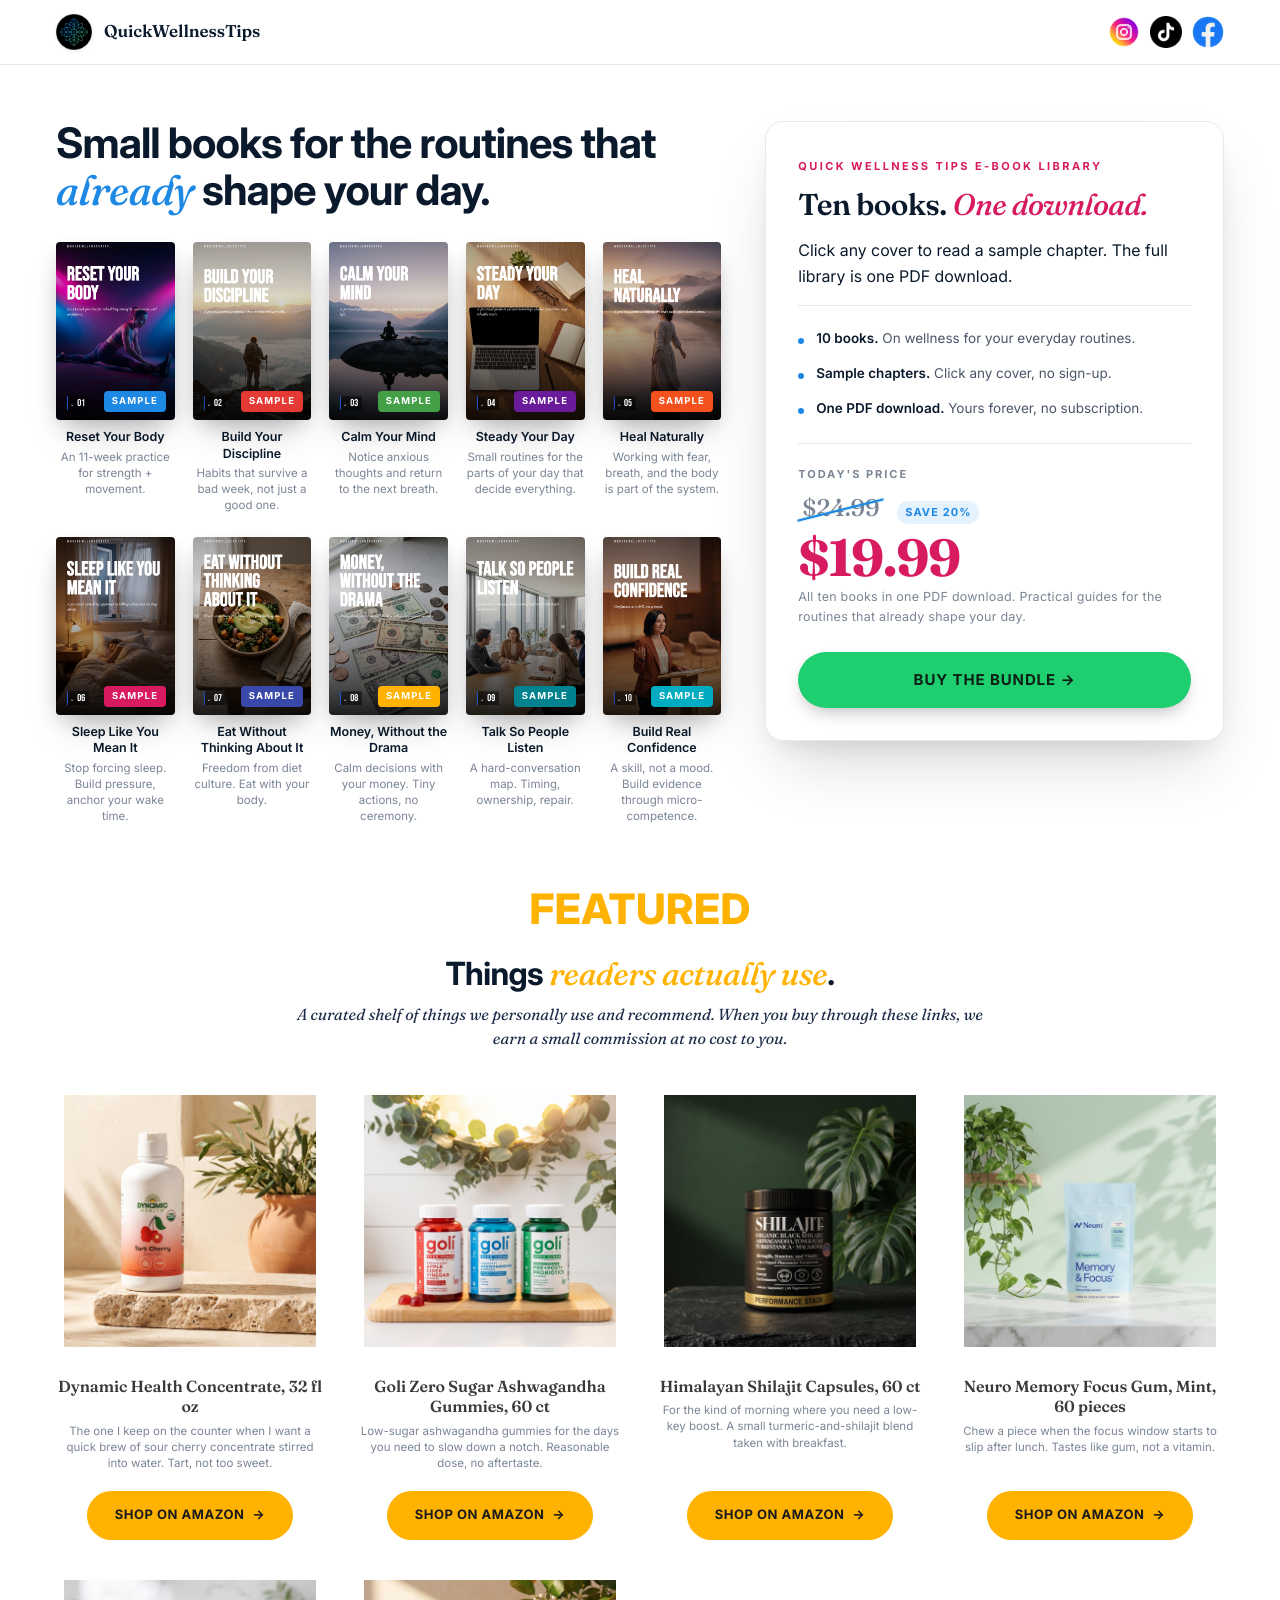
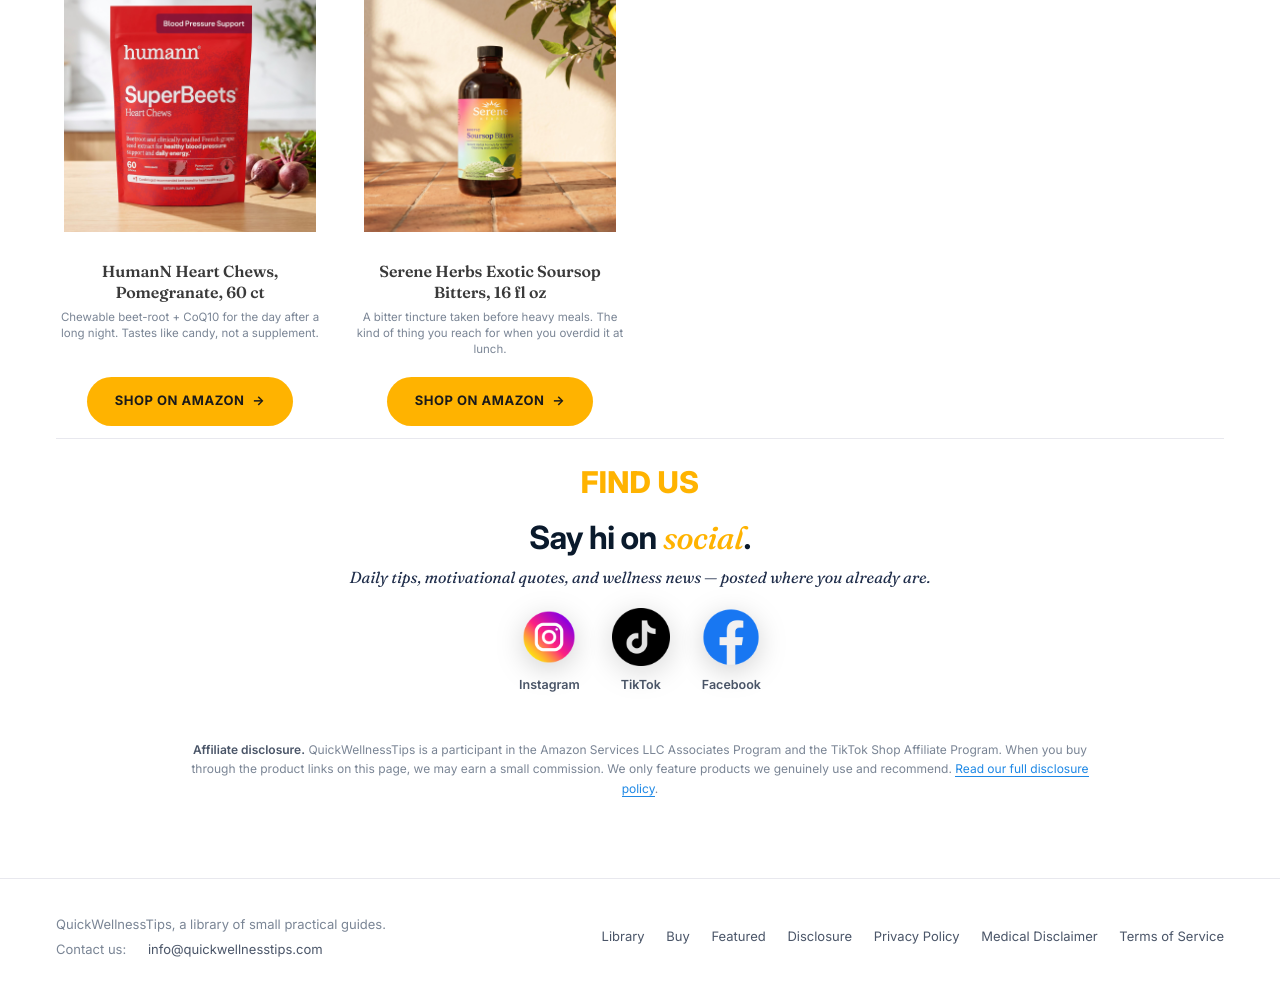
<file: index.html>
<!DOCTYPE html>
<html lang="en">
<head>
  <meta charset="UTF-8">
  <title>QuickWellnessTips, a library of small, practical guides</title>
  <meta name="viewport" content="width=device-width, initial-scale=1">
  <meta name="description" content="A focused library of 10 small wellness books. Practical guides for the routines that already shape your day. Sample chapters shown here. Full library available for purchase.">
  <link rel="preconnect" href="https://fonts.googleapis.com">
  <link rel="preconnect" href="https://fonts.gstatic.com" crossorigin>
  <link href="https://fonts.googleapis.com/css2?family=Inter:wght@400;500;600;700;800&family=Fraunces:ital,opsz,wght@0,9..144,500;0,9..144,600;1,9..144,400;1,9..144,500&display=swap" rel="stylesheet">
  <style>
    :root {
      /* Multi-hue palette: cool + warm mixed, no brown/orange dominance.
         Every section + every button gets a distinct, vibrant color so
         the page reads as flowing + varied, not monochrome. */
      --paper:        #ffffff;
      --ink:          #0a1a2c;
      --ink-soft:     #1f2d4a;
      --ink-mid:      #4a5568;
      --ink-muted:    #7a8595;
      --rule:         #e8e8ee;
      --rule-strong:  #c8ccd6;
      /* Section 1: hero + nav CTA — vibrant blue */
      --accent:       #1e88e5;
      --accent-deep:  #1565c0;
      --accent-tint:  #e3f2fd;
      /* Section 2: recipes/newsletter — bright teal */
      --accent-2:     #00acc1;
      --accent-2-deep:#00838f;
      --accent-2-tint:#e0f7fa;
      /* Section 3: offer + active price — hot pink */
      --accent-3:     #d81b60;
      --accent-3-deep:#ad1457;
      --accent-3-tint:#fce4ec;
      /* Section 4: featured products — bright amber */
      --accent-4:     #ffb300;
      --accent-4-tint:#fff8e1;
      /* Section 5: library + Buy Now button — vivid purple */
      --accent-5:     #6a1b9a;
      --accent-5-tint:#f3e5f5;
      /* Extra hues, used only to give each of the 10 book "Sample" tags
         its own distinct color (no two tiles repeat the same one). */
      --accent-6:     #43a047;
      --accent-7:     #e53935;
      --accent-8:     #3949ab;
      --accent-9:     #f4511e;

      --sans:  "Inter", -apple-system, BlinkMacSystemFont, "Helvetica Neue", Arial, sans-serif;
      --serif: "Fraunces", Georgia, "Times New Roman", serif;
    }

    * { box-sizing: border-box; }
    html, body {
      margin: 0; padding: 0;
      background: var(--paper);
      color: var(--ink);
      font-family: var(--sans);
      font-size: 16px;
      line-height: 1.6;
      -webkit-font-smoothing: antialiased;
      text-rendering: geometricPrecision;
    }
    a { color: inherit; text-decoration: none; }
    img { max-width: 100%; height: auto; display: block; }

    .wrap { max-width: 1240px; margin: 0 auto; padding: 0 36px; }

    /* ----- TOP BAR ----- */
    .topbar {
      border-bottom: 1px solid var(--rule);
      background: rgba(255,255,255,0.92);
      backdrop-filter: saturate(180%) blur(20px);
      -webkit-backdrop-filter: saturate(180%) blur(20px);
      position: sticky; top: 0; z-index: 50;
    }
    .topbar-inner {
      display: flex; align-items: center; justify-content: space-between;
      padding-top: 14px; padding-bottom: 14px;
    }
    .brand-mark { display: flex; align-items: center; gap: 12px; }
    .brand-mark img {
      width: 36px; height: 36px;
      filter: drop-shadow(0 1px 2px rgba(0,0,0,0.08));
    }
    .social-icons { display: flex; align-items: center; gap: 10px; }
    .social-icons a {
      display: flex; align-items: center; justify-content: center;
      width: 32px; height: 32px;
      transition: transform .15s ease;
    }
    .social-icons a:hover { transform: translateY(-1px); }
    .social-icons a img { width: 32px; height: 32px; display: block; }

    .social-inline { padding: 20px 0 4px; margin-top: 12px; border-top: 1px solid var(--rule); }
    .social-inline .section-head { margin-bottom: 18px; }
    .social-inline .section-eyebrow { color: var(--accent-3); font-size: clamp(22px, 3vw, 30px); }
    .social-inline .section-title em { color: var(--accent-3); }
    .social-row {
      display: flex; align-items: flex-start; justify-content: center;
      gap: 32px; flex-wrap: wrap;
    }
    .social-badge {
      display: flex; flex-direction: column; align-items: center; gap: 10px;
      text-decoration: none;
    }
    .social-badge .badge-icon {
      width: 58px; height: 58px;
      display: block;
      filter: drop-shadow(0 6px 14px rgba(0,0,0,0.18));
      transition: transform .15s ease;
    }
    .social-badge:hover .badge-icon { transform: translateY(-3px); }
    .social-badge .badge-icon img { width: 100%; height: 100%; display: block; }
    .social-badge .badge-label {
      font-family: var(--sans);
      font-size: 12.5px;
      font-weight: 600;
      color: var(--ink-mid);
    }

    .brand-mark .name {
      font-family: var(--serif);
      font-size: 17px;
      font-weight: 600;
      letter-spacing: -0.005em;
      color: var(--ink);
    }
    .nav {
      display: flex; gap: 28px; align-items: center;
      font-family: var(--sans);
      font-size: 13.5px;
      font-weight: 500;
      color: var(--ink-mid);
    }
    .nav a:hover { color: var(--ink); }
    .nav .pill {
      display: inline-flex; align-items: center;
      padding: 10px 18px;
      background: var(--accent);
      color: #ffffff;
      font-weight: 600; font-size: 13.5px;
      border-radius: 999px;
      transition: background .2s ease;
    }
    .nav .pill:hover { background: var(--accent-deep); }

    /* ============================================================
       TOP: 2-column hero (library LEFT, text-only offer RIGHT)
       ============================================================ */
    .hero {
      padding: 56px 0 28px;
      background: var(--paper);
    }
    .hero-grid {
      display: grid;
      grid-template-columns: 1.45fr 1fr;
      gap: 44px;
      align-items: start;
    }

    /* ---- LEFT: library showcase ---- */
    .lib-block .lib-header {
      margin-bottom: 28px;
    }
    .lib-block .lib-header h1 {
      font-family: var(--sans);
      font-size: clamp(28px, 3.6vw, 42px);
      line-height: 1.1;
      letter-spacing: -0.022em;
      color: var(--ink);
      font-weight: 700;
      margin: 0 0 10px 0;
    }
    .lib-block .lib-header h1 em {
      font-family: var(--serif);
      font-style: italic;
      font-weight: 500;
      color: var(--accent);
      letter-spacing: -0.015em;
    }
    /* (no deck line — was a "click any cover" sample instruction, removed) */

    .bookshelf {
      display: grid;
      grid-template-columns: repeat(5, 1fr);
      gap: 24px 18px;
    }
    .book-tile {
      display: flex; flex-direction: column; align-items: center;
      gap: 8px;
      cursor: pointer;
      text-decoration: none;
      color: inherit;
      transition: transform .3s cubic-bezier(.2,.7,.2,1);
    }
    .book-tile:hover { transform: translateY(-4px); }
    .book-tile .cover {
      width: 100%;
      max-width: 140px;
      aspect-ratio: 2/3;
      border-radius: 4px;
      overflow: hidden;
      box-shadow:
        0 1px 0 rgba(255,255,255,0.9) inset,
        0 8px 20px -6px rgba(0,0,0,0.18),
        0 18px 36px -10px rgba(0,0,0,0.22);
      transition: box-shadow .25s ease;
    }
    .book-tile:hover .cover {
      box-shadow:
        0 1px 0 rgba(255,255,255,0.9) inset,
        0 12px 24px -6px rgba(0,0,0,0.20),
        0 22px 44px -10px rgba(0,0,0,0.28);
    }
    .book-tile .cover img { width: 100%; height: 100%; object-fit: cover; }
    .book-tile .cover-wrap { position: relative; }
    /* "Sample" tag — communicates to visitors this is a preview, not the
       full book. Reinforces the buy-now CTA in the right column. */
    .book-tile .sample-tag {
      position: absolute;
      bottom: 8px; right: 8px;
      padding: 3px 8px;
      background: var(--accent);
      color: #fff;
      font-family: var(--sans);
      font-size: 9.5px; font-weight: 700;
      letter-spacing: 0.12em;
      text-transform: uppercase;
      border-radius: 4px;
      backdrop-filter: blur(4px);
    }
    /* Cycle the "Sample" tag through the site's five accent colors instead
       of every book showing the same one — matches the multi-hue palette
       used across the rest of the page. */
    .bookshelf .book-tile:nth-child(1)  .sample-tag { background: var(--accent); }
    .bookshelf .book-tile:nth-child(2)  .sample-tag { background: var(--accent-7); }
    .bookshelf .book-tile:nth-child(3)  .sample-tag { background: var(--accent-6); }
    .bookshelf .book-tile:nth-child(4)  .sample-tag { background: var(--accent-5); }
    .bookshelf .book-tile:nth-child(5)  .sample-tag { background: var(--accent-9); }
    .bookshelf .book-tile:nth-child(6)  .sample-tag { background: var(--accent-3); }
    .bookshelf .book-tile:nth-child(7)  .sample-tag { background: var(--accent-8); }
    .bookshelf .book-tile:nth-child(8)  .sample-tag { background: var(--accent-4); }
    .bookshelf .book-tile:nth-child(9)  .sample-tag { background: var(--accent-2-deep); }
    .bookshelf .book-tile:nth-child(10) .sample-tag { background: var(--accent-2); }
    .book-tile .meta { text-align: center; }
    .book-tile .name {
      font-family: var(--sans);
      font-size: 12.5px;
      font-weight: 600;
      letter-spacing: -0.005em;
      color: var(--ink);
      line-height: 1.3;
      margin-top: 2px;
    }
    .book-tile .blurb {
      font-family: var(--sans);
      font-size: 11.5px;
      line-height: 1.4;
      color: var(--ink-muted);
      margin-top: 2px;
      max-width: 160px;
    }

    /* ---- RIGHT: text-only offer (no photo) ---- */
    .buy-block { position: sticky; top: 92px; }
    .offer {
      background: #ffffff;
      border: 1px solid var(--rule);
      border-radius: 18px;
      padding: 36px 32px 32px;
      box-shadow:
        0 1px 0 rgba(255,255,255,0.9) inset,
        0 12px 28px -10px rgba(0,0,0,0.10),
        0 32px 64px -18px rgba(0,0,0,0.18);
      position: relative;
    }
    .offer .eyebrow {
      font-family: var(--sans);
      font-size: 11px; font-weight: 700;
      letter-spacing: 0.22em; text-transform: uppercase;
      color: var(--accent);
      margin-bottom: 12px;
    }
    .offer h2 {
      font-family: var(--serif);
      font-size: clamp(24px, 2.4vw, 30px);
      line-height: 1.15;
      letter-spacing: -0.018em;
      font-weight: 600;
      color: var(--ink);
      margin: 0 0 14px 0;
    }
    .offer h2 em {
      font-style: italic;
      font-weight: 500;
      color: var(--accent);
    }
    .offer .blurb {
      font-family: var(--serif);
      font-style: italic;
      font-size: 16px;
      line-height: 1.55;
      color: var(--ink-soft);
      margin: 0 0 22px 0;
    }
    .offer .spec-list {
      list-style: none;
      padding: 16px 0;
      margin: 0 0 22px 0;
      border-top: 1px solid var(--rule);
      border-bottom: 1px solid var(--rule);
    }
    .offer .spec-list li {
      position: relative;
      padding: 8px 0 8px 18px;
      font-family: var(--sans);
      font-size: 13.5px;
      line-height: 1.4;
      color: var(--ink-mid);
    }
    .offer .spec-list li::before {
      content: "";
      position: absolute;
      left: 0; top: 16px;
      width: 6px; height: 6px;
      border-radius: 50%;
      background: var(--accent);
    }
    .offer .spec-list li strong { color: var(--ink); font-weight: 600; }
    .offer .price-block {
      display: inline-flex; align-items: baseline; gap: 14px;
      margin-bottom: 4px;
    }
    .offer .price-original {
      font-family: var(--serif);
      font-size: clamp(20px, 2vw, 24px);
      font-weight: 500;
      letter-spacing: -0.01em;
      color: var(--ink-muted);
      position: relative;
      display: inline-block;
      padding: 0 4px;
    }
    /* Diagonal slash through the original price (price-sticker mark) */
    .offer .price-original::after {
      content: "";
      position: absolute;
      left: -2px;
      right: -2px;
      top: 50%;
      height: 2px;
      background: var(--accent);
      transform: rotate(-14deg);
      transform-origin: center;
      border-radius: 2px;
      box-shadow: 0 0 0 1px rgba(36, 163, 190, 0.18);
    }
    .offer .price-saving {
      font-family: var(--sans);
      font-size: 11px;
      font-weight: 700;
      letter-spacing: 0.10em;
      text-transform: uppercase;
      color: var(--accent);
      padding: 3px 8px;
      background: var(--accent-tint);
      border-radius: 999px;
    }
    .offer .price {
      font-family: var(--serif);
      font-size: clamp(40px, 4.2vw, 52px);
      font-weight: 700;
      letter-spacing: -0.025em;
      /* Red on the active price — high contrast, urgent sale-energy */
      color: #d81b60;
      line-height: 1;
      margin-bottom: 4px;
    }
    .offer .price-prefix {
      font-family: var(--sans);
      font-size: 11px; font-weight: 700;
      letter-spacing: 0.18em; text-transform: uppercase;
      color: var(--ink-muted);
      margin-bottom: 6px;
    }
    .offer .price-meta {
      font-family: var(--sans);
      font-size: 12.5px;
      color: var(--ink-muted);
      letter-spacing: 0.02em;
      margin-bottom: 24px;
    }
    .offer .buy-btn {
      display: flex; align-items: center; justify-content: center;
      gap: 8px;
      width: 100%;
      background: #1fce6e;
      color: #0c2016;
      font-family: var(--sans);
      font-size: 15px;
      font-weight: 700;
      letter-spacing: 0.06em;
      text-transform: uppercase;
      padding: 16px 22px;
      border: 0; cursor: pointer;
      border-radius: 999px;
      transition: background .2s ease, transform .15s ease;
      box-shadow: 0 8px 18px -6px rgba(0,0,0,0.30);
    }
    .offer .buy-btn:hover {
      background: #17b860;
      transform: translateY(-1px);
    }
    .offer .bundles {
      font-family: var(--sans);
      font-size: 12px;
      color: var(--ink-muted);
      margin-top: 16px;
      text-align: center;
    }
    .offer .bundles span { display: block; padding: 2px 0; }
    .offer .bundles strong {
      color: var(--ink-soft);
      font-weight: 700;
      font-family: var(--serif);
      font-size: 13px;
    }

    /* ============================================================
       FEATURED PRODUCTS — square cards, 4-up grid
       Each card is a single column: square product photo at top,
       a single italic-serif deck line, then a black pill CTA.
       Layout matches the BEAM products reference exactly.
       ============================================================ */
    .featured-section {
      padding: 24px 0 80px;
      background: #ffffff;
    }
    .section-head {
      max-width: 1240px;
      margin: 0 auto 36px;
      text-align: center;
    }
    .section-eyebrow {
      font-family: var(--sans);
      font-size: clamp(30px, 4vw, 42px);
      font-weight: 800;
      letter-spacing: 0.01em;
      text-transform: uppercase;
      color: var(--accent);
      margin-bottom: 12px;
    }
    .section-title {
      font-family: var(--sans);
      font-size: clamp(24px, 2.6vw, 32px);
      line-height: 1.2;
      letter-spacing: -0.02em;
      color: var(--ink);
      font-weight: 700;
      margin: 0 0 8px 0;
    }
    .section-title em {
      font-family: var(--serif);
      font-style: italic;
      font-weight: 500;
      color: var(--accent);
      letter-spacing: -0.015em;
    }
    .section-deck {
      font-family: var(--serif);
      font-style: italic;
      font-size: 16px;
      line-height: 1.5;
      color: var(--ink-soft);
      margin: 0;
      max-width: 720px;
      margin-left: auto; margin-right: auto;
    }

    /* The 4-up product grid — equal columns, square cards */
    .product-grid {
      display: grid;
      grid-template-columns: repeat(4, 1fr);
      gap: 32px;
      max-width: 1180px;
      margin: 0 auto;
    }
    /* Each card — square photo on top, deck line, pill button. The
       link wraps the whole card so the entire tile is clickable. */
    .product-card {
      display: flex; flex-direction: column;
      text-decoration: none;
      color: inherit;
      transition: transform .25s ease;
      /* Equal-height cards so all the pills line up at the same Y */
      height: 100%;
    }
    .product-card:hover { transform: translateY(-4px); }

    .product-card .card-photo {
      aspect-ratio: 1/1;
      background: #ffffff;
      border-radius: 6px;
      overflow: hidden;
      margin-bottom: 22px;
      /* Show the FULL product image (no cropping). object-fit: contain
         letterboxes the image in a thin white strip if the source
         isn't itself perfectly square. */
      display: flex;
      align-items: center;
      justify-content: center;
    }
    .product-card .card-photo img {
      width: 100%;
      height: 100%;
      object-fit: contain;
      object-position: center;
      padding: 8px;
    }
    .product-card .card-photo.empty {
      background: linear-gradient(135deg, var(--accent-tint) 0%, #f0f7f9 100%);
    }

    .product-card .card-text { text-align: center; margin: 0 0 20px 0; }
    .product-card .card-title {
      font-family: var(--serif);
      font-size: 16px;
      font-weight: 600;
      line-height: 1.3;
      letter-spacing: -0.005em;
      color: #3a3a3a;
      margin: 0 0 5px 0;
    }
    .product-card .card-blurb {
      font-family: var(--sans);
      font-size: 11.5px;
      line-height: 1.4;
      color: var(--ink-muted);
    }

    /* Push the CTA to the bottom of every card so the pills line up
       at the same vertical position across all 4 cards. */
    .product-card .card-cta {
      display: inline-flex; align-items: center; justify-content: center;
      gap: 8px;
      align-self: center;
      margin-top: auto;          /* push to the bottom of the flex column */
      padding: 14px 28px;
      background: var(--ink);
      color: #ffffff;
      font-family: var(--sans);
      font-size: 13px;
      font-weight: 700;
      letter-spacing: 0.04em;
      text-transform: uppercase;
      border-radius: 999px;
      transition: background .15s ease, transform .15s ease;
    }
    .product-card .card-cta::after { content: "→"; }
    .product-card:hover .card-cta { background: var(--accent); }

    /* Empty state for the grid */
    .grid-empty {
      grid-column: 1 / -1;
      text-align: center;
      padding: 60px 20px;
      color: var(--ink-muted);
      font-family: var(--sans);
      font-size: 14px;
      line-height: 1.6;
    }
    .grid-empty code {
      background: var(--paper);
      padding: 2px 8px;
      border-radius: 3px;
      font-family: "SF Mono", Menlo, monospace;
      font-size: 12.5px;
      color: var(--accent-deep);
    }

    .disclosure {
      max-width: 900px;
      margin: 40px auto 0;
      font-family: var(--sans);
      font-size: 12px;
      line-height: 1.6;
      color: var(--ink-muted);
      text-align: center;
    }
    .disclosure strong { font-weight: 600; color: var(--ink-mid); }
    .disclosure a { color: var(--accent); border-bottom: 1px solid currentColor; }

    @media (max-width: 900px) {
      .hero-grid { grid-template-columns: 1fr; }
      .buy-block { position: static; top: auto; margin-top: 8px; }
    }
    @media (max-width: 640px) {
      .bookshelf { grid-template-columns: repeat(3, 1fr); }
    }
    @media (max-width: 420px) {
      .bookshelf { grid-template-columns: repeat(2, 1fr); }
    }
    @media (max-width: 560px) {
      .product-grid { grid-template-columns: 1fr; }
    }

    /* Per-section accent overrides — each section gets its own
       accent so the page reads as varied, not monochrome teal */
    .hero .hero-eyebrow { color: var(--accent); }
    .hero h1 em { color: var(--accent-3); }
    .featured-section .section-eyebrow { color: var(--accent-4); }
    .featured-section .section-title em { color: var(--accent-4); }
    .featured-section .product-card .card-cta { background: var(--accent-5); }
    .featured-section .product-card:hover .card-cta { background: #4a148c; }
    .featured-section .product-card .card-cta.card-cta-amazon { background: var(--accent-4); color: #1a1a1a; }
    .featured-section .product-card:hover .card-cta.card-cta-amazon { background: #ff8f00; }
    .recipes-section .section-eyebrow { color: var(--accent-2); }
    .recipes-section .section-title em { color: var(--accent-2); }
    .recipes-section .recipe-tag { color: var(--accent-2); }
    .recipes-section .newsletter { background: linear-gradient(135deg, #e3f2fd 0%, #fff 50%, #fce4ec 100%); border-color: var(--accent-2); }
    .recipes-section .newsletter input[type="email"]:focus { border-color: var(--accent-2); }
    .recipes-section .newsletter button[type="submit"]:hover { background: var(--accent-2); }
    .library-section .lib-header h2 em { color: var(--accent-5); }
    .offer .eyebrow { color: var(--accent-3); }
    .offer h2 em { color: var(--accent-3); }
    /* ============================================================
       RECIPES & WELLNESS TIPS — blog/recipe grid + newsletter
       The "from the kitchen + the practice" section. Cards are
       article previews with a thumbnail, tag, title, excerpt, date.
       Newsletter form sits centered under the grid.
       ============================================================ */
    .recipes-section {
      padding: 80px 0 96px;
      background: #fafafa;
      border-top: 1px solid var(--rule);
    }
    .recipes-section .section-head {
      max-width: 1100px;
      margin: 0 auto 40px;
    }
    .recipes-section .section-title em {
      font-family: var(--serif);
      font-style: italic;
      font-weight: 500;
      color: var(--accent);
    }
    .recipes-grid {
      display: grid;
      grid-template-columns: repeat(3, 1fr);
      gap: 28px;
      max-width: 1100px;
      margin: 0 auto 56px;
    }
    .recipe-card {
      background: #ffffff;
      border: 1px solid var(--rule);
      border-radius: 14px;
      overflow: hidden;
      transition: border-color .2s ease, transform .2s ease;
      display: flex; flex-direction: column;
      text-decoration: none;
      color: inherit;
    }
    .recipe-card:hover {
      border-color: var(--rule-strong);
      transform: translateY(-2px);
    }
    .recipe-thumb {
      aspect-ratio: 4/3;
      background: linear-gradient(135deg, var(--accent-tint) 0%, #f0f7f9 100%);
      overflow: hidden;
    }
    .recipe-thumb img { width: 100%; height: 100%; object-fit: cover; }
    .recipe-body { padding: 22px 22px 24px; flex: 1; display: flex; flex-direction: column; }
    .recipe-tag {
      font-family: var(--sans);
      font-size: 11px; font-weight: 700;
      letter-spacing: 0.18em; text-transform: uppercase;
      color: var(--accent);
      margin-bottom: 8px;
    }
    .recipe-title {
      font-family: var(--serif);
      font-size: 19px; font-weight: 600; line-height: 1.25;
      letter-spacing: -0.01em;
      color: var(--ink);
      margin: 0 0 10px 0;
    }
    .recipe-blurb {
      font-family: var(--sans);
      font-size: 13.5px; line-height: 1.55;
      color: var(--ink-mid);
      margin: 0 0 12px 0;
      flex: 1;
    }
    .recipe-meta {
      font-family: var(--sans);
      font-size: 11px; letter-spacing: 0.14em; text-transform: uppercase;
      color: var(--ink-muted);
    }

    /* The newsletter signup form — sits in its own card under the grid */
    .newsletter {
      max-width: 560px;
      margin: 0 auto;
      padding: 32px 32px 36px;
      background: #ffffff;
      border: 1px solid var(--rule);
      border-radius: 18px;
      text-align: center;
    }
    .newsletter .newsletter-eyebrow {
      font-family: var(--sans);
      font-size: 11px; font-weight: 700;
      letter-spacing: 0.22em; text-transform: uppercase;
      color: var(--accent);
      margin-bottom: 8px;
    }
    .newsletter h3 {
      font-family: var(--serif);
      font-size: 22px; line-height: 1.25;
      letter-spacing: -0.018em;
      font-weight: 600;
      color: var(--ink);
      margin: 0 0 8px 0;
    }
    .newsletter h3 em {
      font-style: italic;
      color: var(--accent);
      font-weight: 500;
    }
    .newsletter p {
      font-family: var(--sans);
      font-size: 14px; line-height: 1.55;
      color: var(--ink-mid);
      margin: 0 0 18px 0;
    }
    .newsletter form {
      display: flex; gap: 8px;
    }
    .newsletter input[type="email"] {
      flex: 1;
      padding: 14px 18px;
      border: 1px solid var(--rule-strong);
      border-radius: 999px;
      font-family: var(--sans);
      font-size: 14px;
      color: var(--ink);
      background: #ffffff;
      outline: none;
      transition: border-color .15s ease;
    }
    .newsletter input[type="email"]:focus { border-color: var(--accent); }
    .newsletter button[type="submit"] {
      padding: 14px 24px;
      background: var(--ink);
      color: #ffffff;
      font-family: var(--sans);
      font-size: 13px; font-weight: 700;
      letter-spacing: 0.06em; text-transform: uppercase;
      border: 0;
      border-radius: 999px;
      cursor: pointer;
      transition: background .15s ease;
      white-space: nowrap;
    }
    .newsletter button[type="submit"]:hover { background: var(--accent); }
    .newsletter .newsletter-fine {
      font-family: var(--sans);
      font-size: 11px;
      color: var(--ink-muted);
      margin: 14px 0 0;
    }
    .newsletter .newsletter-status {
      font-family: var(--sans);
      font-size: 13px;
      color: var(--accent);
      margin-top: 12px;
      min-height: 18px;
    }

/* ----- FOOTER ----- */
    .footer {
      padding: 36px 0;
      background: #ffffff;
      border-top: 1px solid var(--rule);
      font-family: var(--sans);
      font-size: 13px;
      color: var(--ink-muted);
    }
    .footer-inner {
      display: flex; justify-content: space-between; align-items: center; flex-wrap: wrap; gap: 16px;
    }
    .footer-about { display: flex; flex-direction: column; gap: 4px; }
    .footer-contact { color: var(--ink-muted); }
    .footer-contact a { color: var(--ink-mid); margin-left: 0; }
    .footer-contact a:hover { color: var(--ink); }
    .footer a { color: var(--ink-mid); margin-left: 18px; }
    .footer a:hover { color: var(--ink); }
    @media (max-width: 640px) {
      .footer-inner { flex-direction: column; align-items: flex-start; }
      .footer-links { display: flex; flex-wrap: wrap; gap: 4px 14px; }
      .footer-links a { margin-left: 0; }
    }

  </style>
</head>
<body>

  <header class="topbar">
    <div class="wrap topbar-inner">
      <a class="brand-mark" href="#top">
        <img src="bundle/qwt-logo-200.png" alt="QuickWellnessTips">
        <span class="name">QuickWellnessTips</span>
      </a>
      <div class="social-icons">
        <a href="https://www.instagram.com/quickwellnesstips" target="_blank" rel="noopener" aria-label="QuickWellnessTips on Instagram"><img src="bundle/icon-instagram.png" alt="Instagram" loading="lazy"></a>
        <a href="https://www.tiktok.com/@quickwellnesstipsinfo" target="_blank" rel="noopener" aria-label="QuickWellnessTips on TikTok"><img src="bundle/icon-tiktok.png" alt="TikTok" loading="lazy"></a>
        <a href="https://www.facebook.com/profile.php?id=61593630103586" target="_blank" rel="noopener" aria-label="QuickWellnessTips on Facebook"><img src="bundle/icon-facebook.png" alt="Facebook" loading="lazy"></a>
      </div>
    </div>
  </header>

  <section id="top" class="hero">
    <div class="wrap hero-grid">

      <!-- LEFT: 10-book showcase (sample previews, not full PDFs) -->
      <div class="lib-block" id="library">
        <div class="lib-header">
          <h1>Small books for the routines that <em>already</em> shape your day.</h1>
        </div>
        <div class="bookshelf" id="bookshelf"></div>
      </div>

      <!-- RIGHT: editorial-ad text-only offer -->
      <div class="buy-block" id="buy">
        <div class="offer">
          <div class="eyebrow">Quick Wellness Tips e-book library</div>
          <h2>Ten books. <em>One download.</em></h2>
          <p>Click any cover to read a sample chapter. The full library is one PDF download.</p>
          <ul class="spec-list">
            <li><strong>10 books.</strong> On wellness for your everyday routines.</li>
            <li><strong>Sample chapters.</strong> Click any cover, no sign-up.</li>
            <li><strong>One PDF download.</strong> Yours forever, no subscription.</li>
          </ul>

          <div class="price-prefix">Today's price</div>
          <div class="price-block">
            <span class="price-original" id="offer-price-original">$24.99</span>
            <span class="price-saving">Save 20%</span>
          </div>
          <div class="price" id="offer-price">$19.99</div>
          <div class="price-meta" id="offer-price-meta">Single payment. Instant access.</div>

          <a class="buy-btn" id="offer-btn" href="#" target="_blank" rel="noopener">Buy the Bundle &rarr;</a>
        </div>
      </div>
    </div>
  </section>

  <section id="featured" class="featured-section">
    <div class="wrap">
      <div class="section-head">
        <div class="section-eyebrow">Featured</div>
        <h2 class="section-title">Things <em>readers actually use</em>.</h2>
        <p class="section-deck">A curated shelf of things we personally use and recommend. When you buy through these links, we earn a small commission at no cost to you.</p>
      </div>

      <div class="product-grid" id="product-grid"></div>

      <div id="social" class="social-inline">
      <div class="section-head">
        <div class="section-eyebrow">Find us</div>
        <h2 class="section-title">Say hi on <em>social</em>.</h2>
        <p class="section-deck">Daily tips, motivational quotes, and wellness news &mdash; posted where you already are.</p>
      </div>
      <div class="social-row">
        <a class="social-badge" href="https://www.instagram.com/quickwellnesstips" target="_blank" rel="noopener"><span class="badge-icon"><img src="bundle/icon-instagram.png" alt="Instagram" loading="lazy"></span><span class="badge-label">Instagram</span></a>
        <a class="social-badge" href="https://www.tiktok.com/@quickwellnesstipsinfo" target="_blank" rel="noopener"><span class="badge-icon"><img src="bundle/icon-tiktok.png" alt="TikTok" loading="lazy"></span><span class="badge-label">TikTok</span></a>
        <a class="social-badge" href="https://www.facebook.com/profile.php?id=61593630103586" target="_blank" rel="noopener"><span class="badge-icon"><img src="bundle/icon-facebook.png" alt="Facebook" loading="lazy"></span><span class="badge-label">Facebook</span></a>
      </div>
      </div>

      <div class="disclosure">
        <strong>Affiliate disclosure.</strong> QuickWellnessTips is a participant in the Amazon Services LLC Associates Program and the TikTok Shop Affiliate Program. When you buy through the product links on this page, we may earn a small commission. We only feature products we genuinely use and recommend. <a href="disclosure.html">Read our full disclosure policy</a>.
      </div>
    </div>
  </section>

  <!-- ============================================================
       RECIPES & WELLNESS TIPS — blog previews + newsletter
       Renders from posts/posts.json (a flat array of post objects).
       Each post: {title, date, tag, excerpt, thumb, url}
       ============================================================ -->

<footer class="footer">
    <div class="wrap footer-inner">
      <div class="footer-about">
        <div>QuickWellnessTips, a library of small practical guides.</div>
        <div class="footer-contact">Contact us: <a href="mailto:info@quickwellnesstips.com">info@quickwellnesstips.com</a></div>
      </div>
      <div class="footer-links">
        <a href="#library">Library</a>
        <a href="#buy">Buy</a>
        <a href="#featured">Featured</a>
        <a href="disclosure.html">Disclosure</a>
        <a href="privacy.html">Privacy Policy</a>
        <a href="disclaimer.html">Medical Disclaimer</a>
        <a href="terms.html">Terms of Service</a>
      </div>
    </div>
  </footer>

  <script>
    /* =============================================================
       LEFT: 10-book showcase — SAMPLE previews (clicking goes to
       sample.html?slug=<slug>, NOT to the full PDF)
       ============================================================= */
    (function () {
      var books = [
        {n: '01', slug: 'reset-your-body',
         title: 'Reset Your Body',
         blurb: 'An 11-week practice for strength + movement.'},
        {n: '02', slug: 'build-your-discipline',
         title: 'Build Your Discipline',
         blurb: 'Habits that survive a bad week, not just a good one.'},
        {n: '03', slug: 'calm-your-mind',
         title: 'Calm Your Mind',
         blurb: 'Notice anxious thoughts and return to the next breath.'},
        {n: '04', slug: 'steady-your-day',
         title: 'Steady Your Day',
         blurb: 'Small routines for the parts of your day that decide everything.'},
        {n: '05', slug: 'heal-naturally',
         title: 'Heal Naturally',
         blurb: 'Working with fear, breath, and the body is part of the system.'},
        {n: '06', slug: 'sleep-like-you-mean-it',
         title: 'Sleep Like You Mean It',
         blurb: 'Stop forcing sleep. Build pressure, anchor your wake time.'},
        {n: '07', slug: 'eat-without-thinking-about-it',
         title: 'Eat Without Thinking About It',
         blurb: 'Freedom from diet culture. Eat with your body.'},
        {n: '08', slug: 'money-without-the-drama',
         title: 'Money, Without the Drama',
         blurb: 'Calm decisions with your money. Tiny actions, no ceremony.'},
        {n: '09', slug: 'talk-so-people-listen',
         title: 'Talk So People Listen',
         blurb: 'A hard-conversation map. Timing, ownership, repair.'},
        {n: '10', slug: 'build-real-confidence',
         title: 'Build Real Confidence',
         blurb: 'A skill, not a mood. Build evidence through micro-competence.'},
      ];
      var grid = document.getElementById('bookshelf');
      grid.innerHTML = books.map(function (b) {
        return [
          '<a class="book-tile" href="sample.html?slug=' + esc(b.slug) + '" aria-label="Read sample of ' + esc(b.title) + '">',
            '<div class="cover-wrap">',
              '<div class="cover"><img src="bundle/' + b.slug + '-cover.jpeg" alt="' + esc(b.title) + '"></div>',
              '<div class="sample-tag">Sample</div>',
            '</div>',
            '<div class="meta">',
              '<div class="name">' + esc(b.title) + '</div>',
              '<div class="blurb">' + esc(b.blurb) + '</div>',
            '</div>',
          '</a>'
        ].join('');
      }).join('');
    })();

    /* =============================================================
       RIGHT: editorial offer (text only, no photo)
       Pulled from buy-now.json
       ============================================================= */
    (function () {
      fetch('buy-now.json', {cache: 'no-store'})
        .then(function (r) { return r.ok ? r.json() : null; })
        .then(function (cfg) {
          if (!cfg) return;
          if (cfg.price)            document.getElementById('offer-price').textContent = cfg.price;
          if (cfg.original_price)   document.getElementById('offer-price-original').textContent = cfg.original_price;
          // Compute "Save X%" badge from original vs current price
          if (cfg.original_price && cfg.price) {
            var orig = parseFloat(String(cfg.original_price).replace(/[^0-9.]/g, ''));
            var cur = parseFloat(String(cfg.price).replace(/[^0-9.]/g, ''));
            if (orig > cur && orig > 0) {
              var pct = Math.round(((orig - cur) / orig) * 100);
              var savingEl = document.querySelector('.offer .price-saving');
              if (savingEl) savingEl.textContent = 'Save ' + pct + '%';
            }
          }
          if (cfg.subtitle)         document.getElementById('offer-price-meta').textContent = cfg.subtitle;
          if (cfg.blurb)            document.getElementById('offer-blurb').textContent = cfg.blurb;
          if (cfg.beacons_url) {
            document.getElementById('offer-btn').href = cfg.beacons_url;
          }
        });
    })();

    /* =============================================================
       BELOW: Featured products — 4-up square cards
       Renders from featured-products.json. All items render as
       square 4-up product cards. As the number of items grows, the
       grid wraps naturally (4 per row, 3 per row at 980px, 1 at 560px).
       ============================================================= */
    (function () {
      var grid = document.getElementById('product-grid');

      fetch('featured-products.json', {cache: 'no-store'})
        .then(function (r) { return r.ok ? r.json() : []; })
        .then(render)
        .catch(function () { render([]); });

      function render(items) {
        if (!items || !items.length) {
          grid.innerHTML = '<div class="grid-empty">No featured products yet.</div>';
          return;
        }
        grid.innerHTML = items.map(function (it) {
          var photo = it.image
            ? '<div class="card-photo"><img src="' + esc(it.image) + '" alt="' + esc(it.title) + '"></div>'
            : '<div class="card-photo empty"></div>';
          var ctaText;
          if (it.source === 'Amazon') {
            ctaText = 'Shop on Amazon';
          } else if (it.source === 'Beam') {
            ctaText = 'Read more';
          } else {
            ctaText = it.source ? 'Shop ' + esc(it.source) : 'Shop now';
          }
          var ctaClass = it.source === 'Amazon' ? 'card-cta card-cta-amazon' : 'card-cta';
          var title = esc(it.title || '');
          var blurb = esc(it.blurb || '');
          return [
            '<a class="product-card" href="' + esc(it.url || '#') + '" target="_blank" rel="nofollow noopener sponsored">',
              photo,
              '<div class="card-text">',
                '<div class="card-title">' + title + '</div>',
                (blurb ? '<div class="card-blurb">' + blurb + '</div>' : ''),
              '</div>',
              '<span class="' + ctaClass + '">' + ctaText + '</span>',
            '</a>'
          ].join('');
        }).join('');
      }
    })();

    function esc(s) {
      return String(s == null ? '' : s)
        .replace(/&/g, '&amp;').replace(/</g, '&lt;').replace(/>/g, '&gt;')
        .replace(/"/g, '&quot;').replace(/'/g, '&#39;');
    }
  </script>
</body>
</html>
</file>
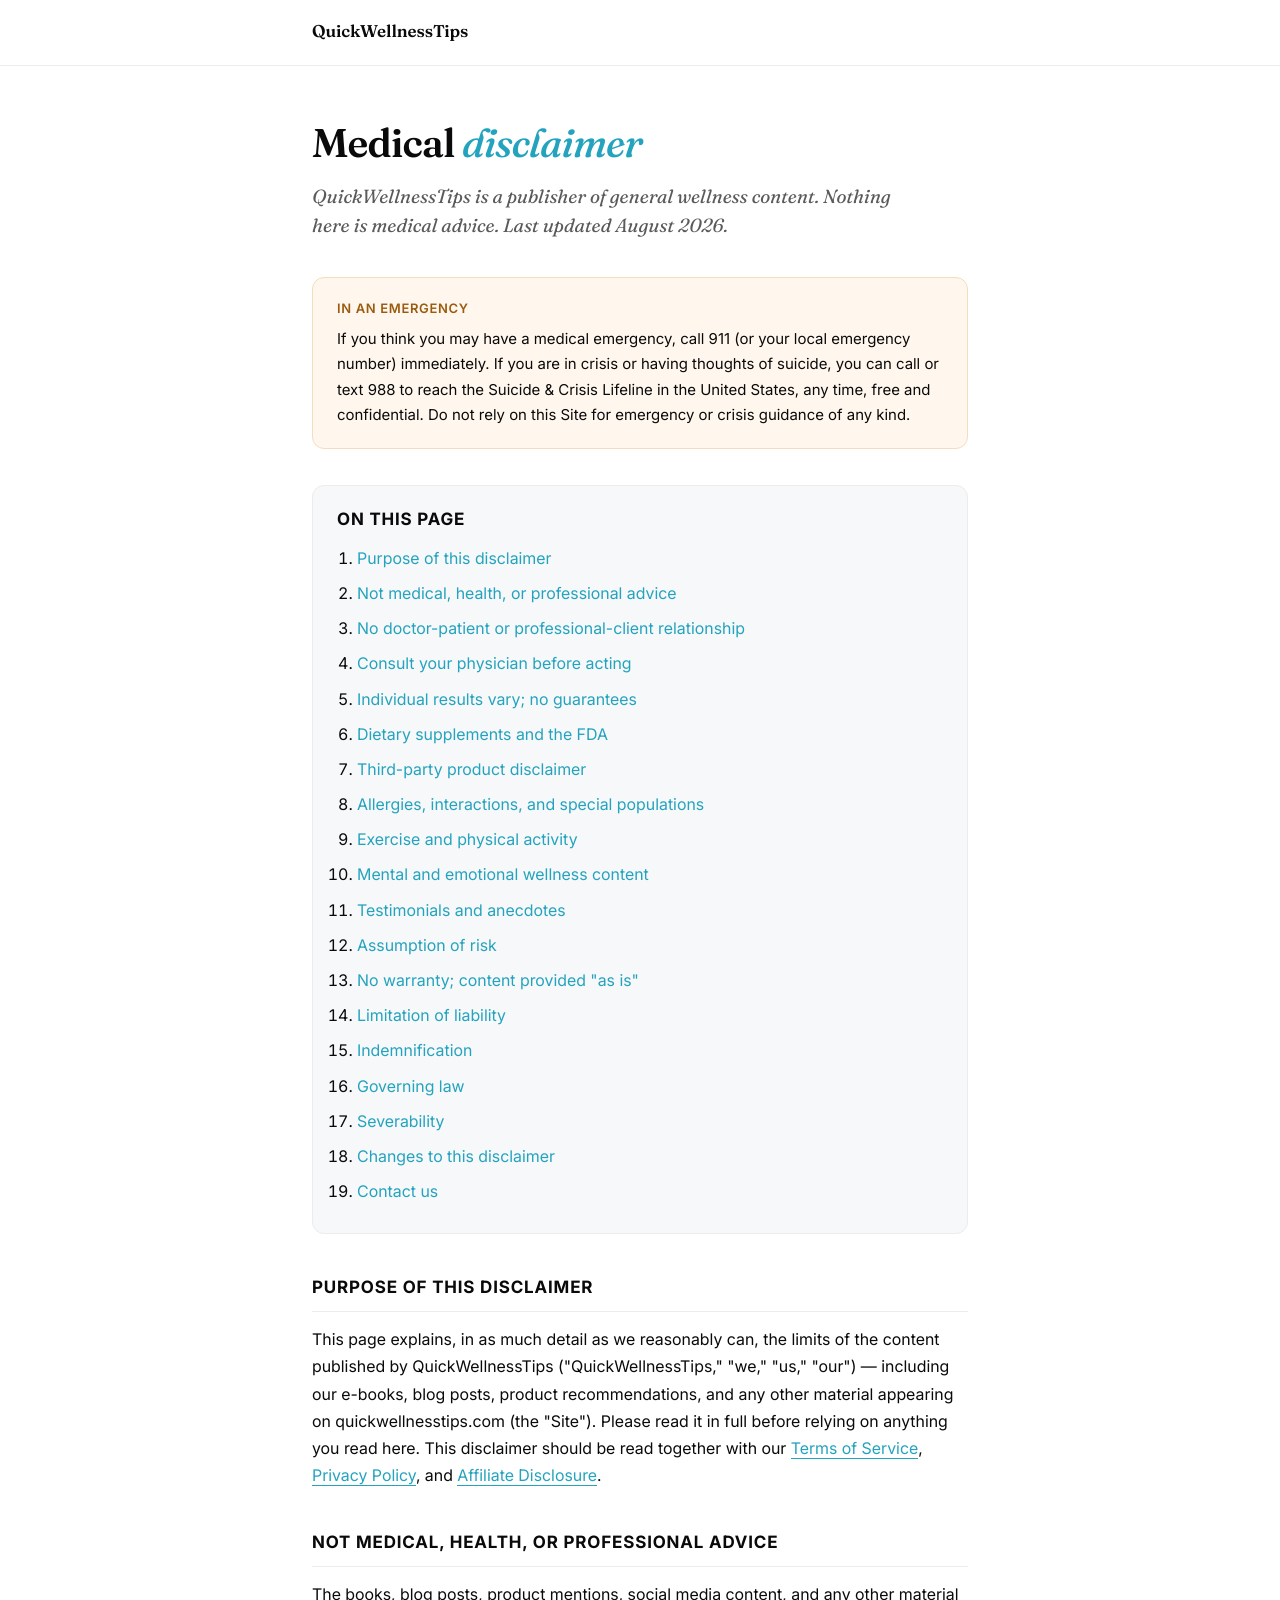
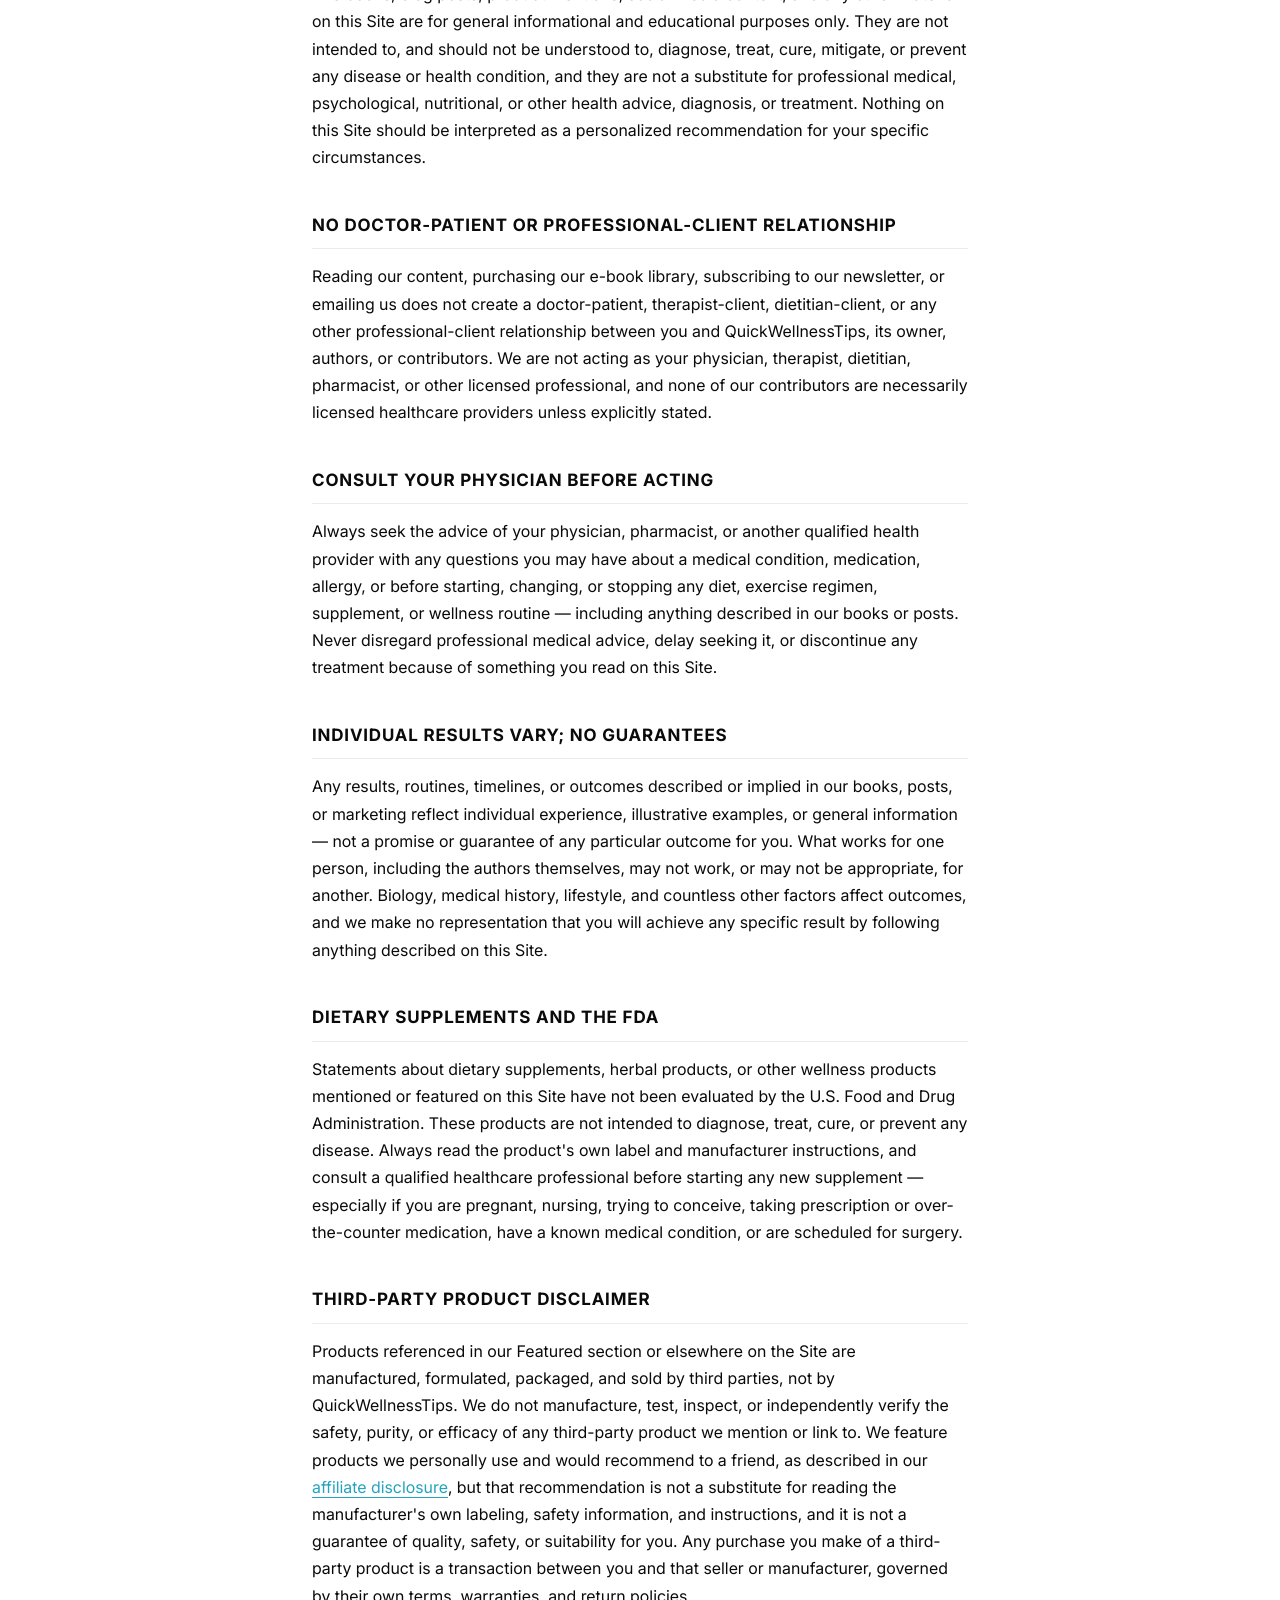
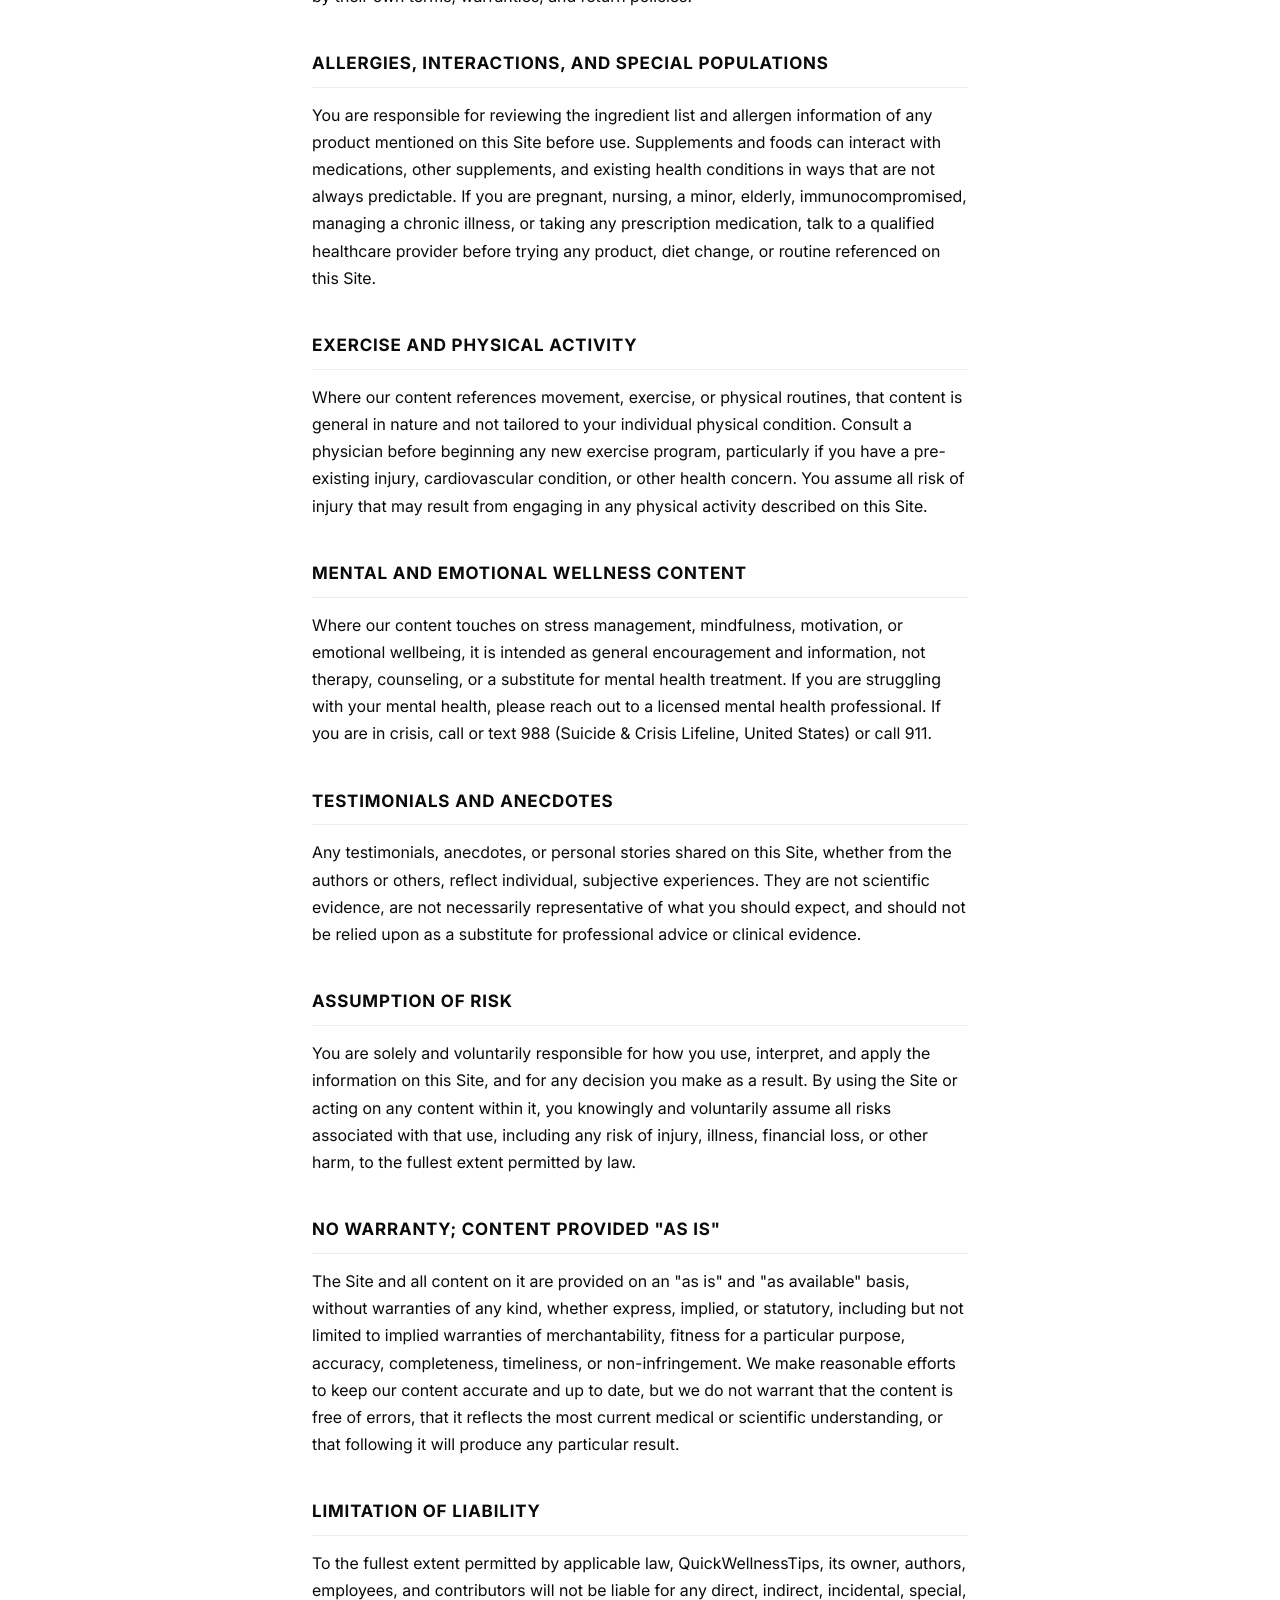
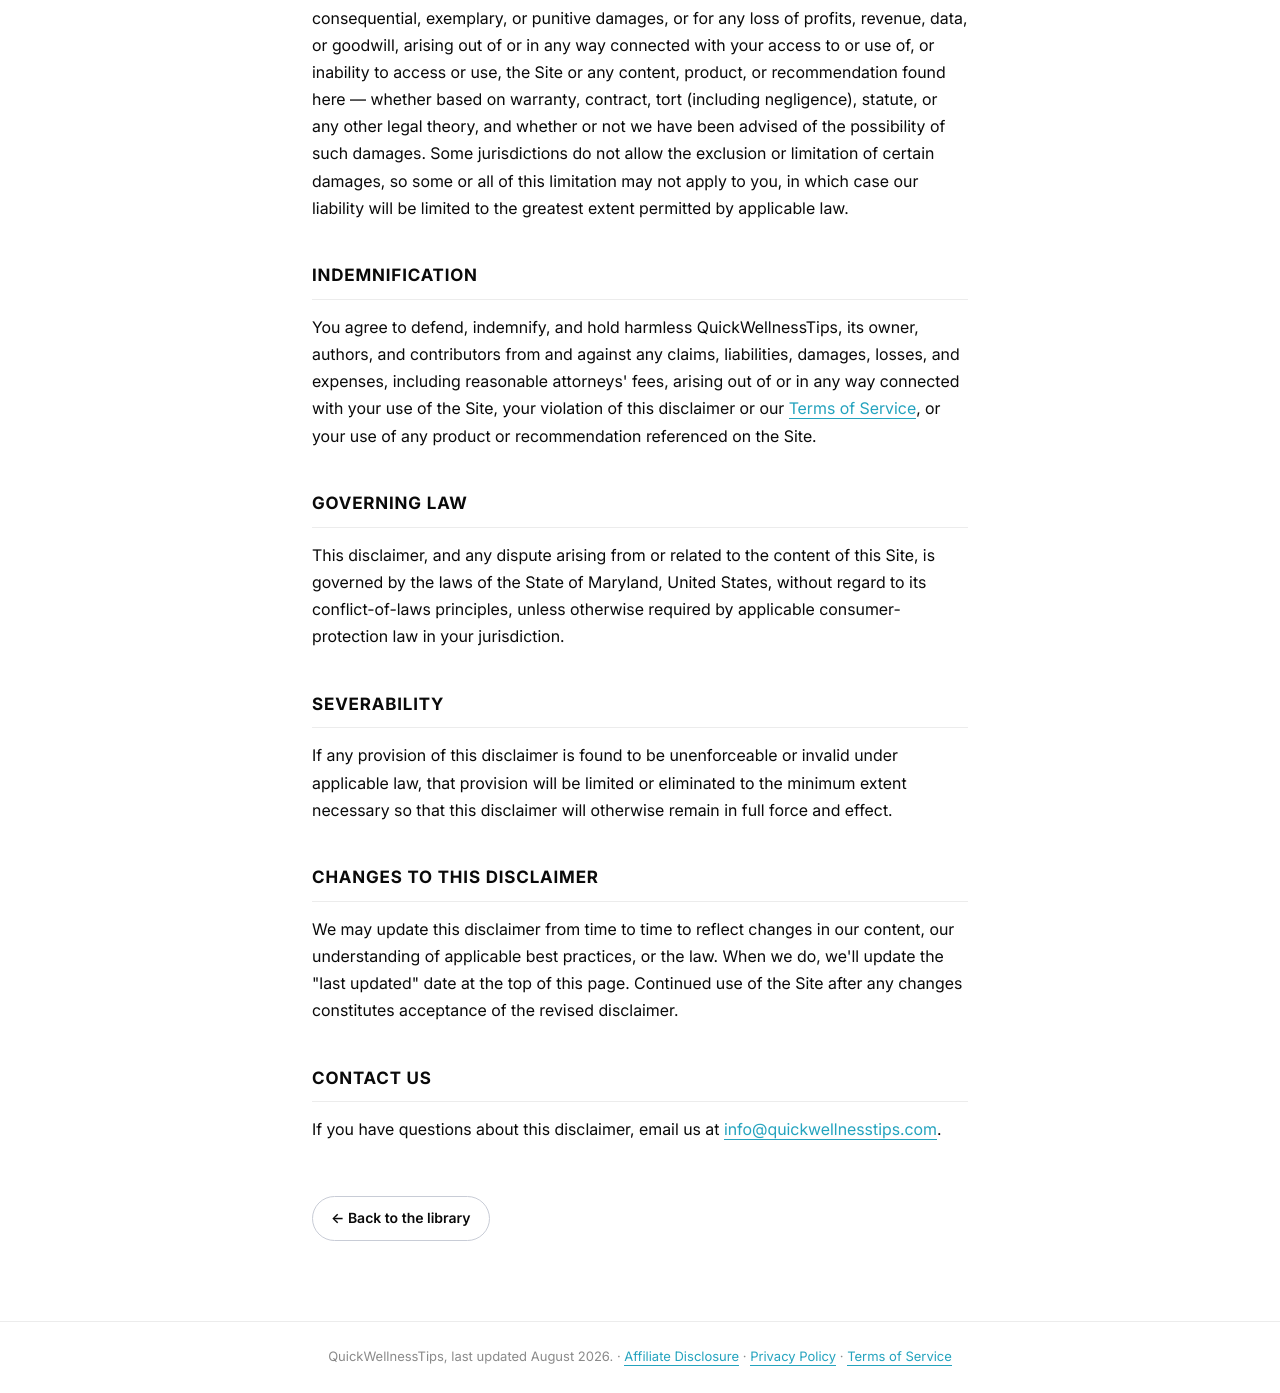
<file: disclaimer.html>
<!DOCTYPE html>
<html lang="en">
<head>
  <meta charset="UTF-8">
  <title>Medical Disclaimer, QuickWellnessTips</title>
  <meta name="viewport" content="width=device-width, initial-scale=1">
  <link rel="preconnect" href="https://fonts.googleapis.com">
  <link rel="preconnect" href="https://fonts.gstatic.com" crossorigin>
  <link href="https://fonts.googleapis.com/css2?family=Inter:wght@400;500;600;700&family=Fraunces:ital,opsz,wght@1,9..144,400&display=swap" rel="stylesheet">
  <style>
    :root {
      --paper: #ffffff;
      --ink: #0a0a0a;
      --ink-soft: #2a2a2a;
      --ink-mid: #5a5a5a;
      --ink-muted: #8a8a8a;
      --rule: #ececec;
      --rule-strong: #c8ccd6;
      --accent: #24A3BE;
      --accent-deep: #1b8499;

      --sans: "Inter", -apple-system, BlinkMacSystemFont, "Helvetica Neue", Arial, sans-serif;
      --serif: "Fraunces", Georgia, "Times New Roman", serif;
    }
    * { box-sizing: border-box; }
    html, body {
      margin: 0; padding: 0; background: var(--paper); color: var(--ink);
      font-family: var(--sans); font-size: 16px; line-height: 1.7;
      -webkit-font-smoothing: antialiased; text-rendering: geometricPrecision;
    }
    a { color: var(--accent); text-decoration: none; border-bottom: 1px solid currentColor; }
    a:hover { color: var(--accent-deep); }
    img { max-width: 100%; height: auto; display: block; }
    .wrap { max-width: 720px; margin: 0 auto; padding: 0 32px; }

    header {
      border-bottom: 1px solid var(--rule);
      padding: 18px 0;
      margin-bottom: 56px;
    }
    header .wrap { display: flex; align-items: center; gap: 12px; }
    header img {
      width: 32px; height: 32px;
      filter: drop-shadow(0 1px 2px rgba(0,0,0,0.08));
    }
    header .name {
      font-family: var(--serif);
      font-size: 17px; font-weight: 600;
      letter-spacing: -0.005em;
    }
    header a { color: inherit; border: 0; }

    main { padding: 0 0 80px; }
    h1 {
      font-family: var(--serif);
      font-size: clamp(28px, 4vw, 40px);
      line-height: 1.1;
      letter-spacing: -0.02em;
      font-weight: 600;
      margin: 0 0 16px 0;
    }
    .lede {
      font-family: var(--serif);
      font-style: italic;
      font-size: 19px;
      line-height: 1.55;
      color: var(--ink-mid);
      margin: 0 0 36px 0;
      max-width: 600px;
    }
    h2 {
      font-family: var(--sans);
      font-size: 17px;
      font-weight: 700;
      letter-spacing: 0.05em;
      text-transform: uppercase;
      color: var(--ink);
      margin: 40px 0 14px;
      padding-bottom: 8px;
      border-bottom: 1px solid var(--rule);
    }
    p { margin: 0 0 16px 0; }
    ul, ol { padding-left: 22px; margin: 0 0 16px 0; }
    li { margin-bottom: 8px; }
    strong { font-weight: 600; color: var(--ink); }
    .callout {
      background: #fff6ed;
      border: 1px solid #f3ddc0;
      border-radius: 12px;
      padding: 20px 24px;
      margin: 0 0 36px 0;
      font-size: 15px;
    }
    .callout strong { display: block; margin-bottom: 6px; font-size: 13px; letter-spacing: 0.05em; text-transform: uppercase; color: #9a5b0f; }
    .toc {
      background: #f7f8fa;
      border: 1px solid var(--rule);
      border-radius: 12px;
      padding: 20px 24px;
      margin: 0 0 36px 0;
    }
    .toc h2 { border: 0; margin: 0 0 10px 0; padding: 0; }
    .toc ol { margin: 0; padding-left: 20px; }
    .toc a { border: 0; }
    .back {
      display: inline-block;
      margin-top: 36px;
      padding: 10px 18px;
      border: 1px solid var(--rule-strong);
      border-radius: 999px;
      font-family: var(--sans);
      font-size: 14px;
      font-weight: 600;
      color: var(--ink);
    }
    .back:hover { border-color: var(--ink); }

    footer {
      padding: 24px 0;
      border-top: 1px solid var(--rule);
      color: var(--ink-muted);
      font-size: 13px;
      text-align: center;
    }
  </style>
</head>
<body>
  <header>
    <div class="wrap">
      <a class="name" href="index.html"><img src="bundle/qwt-logo-200.png" alt="" style="display:none">QuickWellnessTips</a>
    </div>
  </header>

  <main>
    <div class="wrap">
      <h1>Medical <em style="font-family:var(--serif); font-style:italic; color:var(--accent); font-weight:500;">disclaimer</em></h1>
      <p class="lede">QuickWellnessTips is a publisher of general wellness content. Nothing here is medical advice. Last updated August 2026.</p>

      <div class="callout">
        <strong>In an emergency</strong>
        If you think you may have a medical emergency, call 911 (or your local emergency number) immediately. If you are in crisis or having thoughts of suicide, you can call or text 988 to reach the Suicide &amp; Crisis Lifeline in the United States, any time, free and confidential. Do not rely on this Site for emergency or crisis guidance of any kind.
      </div>

      <div class="toc">
        <h2>On this page</h2>
        <ol>
          <li><a href="#purpose">Purpose of this disclaimer</a></li>
          <li><a href="#not-advice">Not medical, health, or professional advice</a></li>
          <li><a href="#no-relationship">No doctor-patient or professional-client relationship</a></li>
          <li><a href="#consult">Consult your physician before acting</a></li>
          <li><a href="#no-guarantee">Individual results vary; no guarantees</a></li>
          <li><a href="#supplements">Dietary supplements and the FDA</a></li>
          <li><a href="#third-party-products">Third-party product disclaimer</a></li>
          <li><a href="#special-populations">Allergies, interactions, and special populations</a></li>
          <li><a href="#fitness">Exercise and physical activity</a></li>
          <li><a href="#mental-health">Mental and emotional wellness content</a></li>
          <li><a href="#testimonials">Testimonials and anecdotes</a></li>
          <li><a href="#risk">Assumption of risk</a></li>
          <li><a href="#warranty">No warranty; content provided "as is"</a></li>
          <li><a href="#liability">Limitation of liability</a></li>
          <li><a href="#indemnification">Indemnification</a></li>
          <li><a href="#law">Governing law</a></li>
          <li><a href="#severability">Severability</a></li>
          <li><a href="#changes">Changes to this disclaimer</a></li>
          <li><a href="#contact">Contact us</a></li>
        </ol>
      </div>

      <h2 id="purpose">Purpose of this disclaimer</h2>
      <p>This page explains, in as much detail as we reasonably can, the limits of the content published by QuickWellnessTips ("QuickWellnessTips," "we," "us," "our") — including our e-books, blog posts, product recommendations, and any other material appearing on quickwellnesstips.com (the "Site"). Please read it in full before relying on anything you read here. This disclaimer should be read together with our <a href="terms.html">Terms of Service</a>, <a href="privacy.html">Privacy Policy</a>, and <a href="disclosure.html">Affiliate Disclosure</a>.</p>

      <h2 id="not-advice">Not medical, health, or professional advice</h2>
      <p>The books, blog posts, product mentions, social media content, and any other material on this Site are for general informational and educational purposes only. They are not intended to, and should not be understood to, diagnose, treat, cure, mitigate, or prevent any disease or health condition, and they are not a substitute for professional medical, psychological, nutritional, or other health advice, diagnosis, or treatment. Nothing on this Site should be interpreted as a personalized recommendation for your specific circumstances.</p>

      <h2 id="no-relationship">No doctor-patient or professional-client relationship</h2>
      <p>Reading our content, purchasing our e-book library, subscribing to our newsletter, or emailing us does not create a doctor-patient, therapist-client, dietitian-client, or any other professional-client relationship between you and QuickWellnessTips, its owner, authors, or contributors. We are not acting as your physician, therapist, dietitian, pharmacist, or other licensed professional, and none of our contributors are necessarily licensed healthcare providers unless explicitly stated.</p>

      <h2 id="consult">Consult your physician before acting</h2>
      <p>Always seek the advice of your physician, pharmacist, or another qualified health provider with any questions you may have about a medical condition, medication, allergy, or before starting, changing, or stopping any diet, exercise regimen, supplement, or wellness routine — including anything described in our books or posts. Never disregard professional medical advice, delay seeking it, or discontinue any treatment because of something you read on this Site.</p>

      <h2 id="no-guarantee">Individual results vary; no guarantees</h2>
      <p>Any results, routines, timelines, or outcomes described or implied in our books, posts, or marketing reflect individual experience, illustrative examples, or general information — not a promise or guarantee of any particular outcome for you. What works for one person, including the authors themselves, may not work, or may not be appropriate, for another. Biology, medical history, lifestyle, and countless other factors affect outcomes, and we make no representation that you will achieve any specific result by following anything described on this Site.</p>

      <h2 id="supplements">Dietary supplements and the FDA</h2>
      <p>Statements about dietary supplements, herbal products, or other wellness products mentioned or featured on this Site have not been evaluated by the U.S. Food and Drug Administration. These products are not intended to diagnose, treat, cure, or prevent any disease. Always read the product's own label and manufacturer instructions, and consult a qualified healthcare professional before starting any new supplement — especially if you are pregnant, nursing, trying to conceive, taking prescription or over-the-counter medication, have a known medical condition, or are scheduled for surgery.</p>

      <h2 id="third-party-products">Third-party product disclaimer</h2>
      <p>Products referenced in our Featured section or elsewhere on the Site are manufactured, formulated, packaged, and sold by third parties, not by QuickWellnessTips. We do not manufacture, test, inspect, or independently verify the safety, purity, or efficacy of any third-party product we mention or link to. We feature products we personally use and would recommend to a friend, as described in our <a href="disclosure.html">affiliate disclosure</a>, but that recommendation is not a substitute for reading the manufacturer's own labeling, safety information, and instructions, and it is not a guarantee of quality, safety, or suitability for you. Any purchase you make of a third-party product is a transaction between you and that seller or manufacturer, governed by their own terms, warranties, and return policies.</p>

      <h2 id="special-populations">Allergies, interactions, and special populations</h2>
      <p>You are responsible for reviewing the ingredient list and allergen information of any product mentioned on this Site before use. Supplements and foods can interact with medications, other supplements, and existing health conditions in ways that are not always predictable. If you are pregnant, nursing, a minor, elderly, immunocompromised, managing a chronic illness, or taking any prescription medication, talk to a qualified healthcare provider before trying any product, diet change, or routine referenced on this Site.</p>

      <h2 id="fitness">Exercise and physical activity</h2>
      <p>Where our content references movement, exercise, or physical routines, that content is general in nature and not tailored to your individual physical condition. Consult a physician before beginning any new exercise program, particularly if you have a pre-existing injury, cardiovascular condition, or other health concern. You assume all risk of injury that may result from engaging in any physical activity described on this Site.</p>

      <h2 id="mental-health">Mental and emotional wellness content</h2>
      <p>Where our content touches on stress management, mindfulness, motivation, or emotional wellbeing, it is intended as general encouragement and information, not therapy, counseling, or a substitute for mental health treatment. If you are struggling with your mental health, please reach out to a licensed mental health professional. If you are in crisis, call or text 988 (Suicide &amp; Crisis Lifeline, United States) or call 911.</p>

      <h2 id="testimonials">Testimonials and anecdotes</h2>
      <p>Any testimonials, anecdotes, or personal stories shared on this Site, whether from the authors or others, reflect individual, subjective experiences. They are not scientific evidence, are not necessarily representative of what you should expect, and should not be relied upon as a substitute for professional advice or clinical evidence.</p>

      <h2 id="risk">Assumption of risk</h2>
      <p>You are solely and voluntarily responsible for how you use, interpret, and apply the information on this Site, and for any decision you make as a result. By using the Site or acting on any content within it, you knowingly and voluntarily assume all risks associated with that use, including any risk of injury, illness, financial loss, or other harm, to the fullest extent permitted by law.</p>

      <h2 id="warranty">No warranty; content provided "as is"</h2>
      <p>The Site and all content on it are provided on an "as is" and "as available" basis, without warranties of any kind, whether express, implied, or statutory, including but not limited to implied warranties of merchantability, fitness for a particular purpose, accuracy, completeness, timeliness, or non-infringement. We make reasonable efforts to keep our content accurate and up to date, but we do not warrant that the content is free of errors, that it reflects the most current medical or scientific understanding, or that following it will produce any particular result.</p>

      <h2 id="liability">Limitation of liability</h2>
      <p>To the fullest extent permitted by applicable law, QuickWellnessTips, its owner, authors, employees, and contributors will not be liable for any direct, indirect, incidental, special, consequential, exemplary, or punitive damages, or for any loss of profits, revenue, data, or goodwill, arising out of or in any way connected with your access to or use of, or inability to access or use, the Site or any content, product, or recommendation found here — whether based on warranty, contract, tort (including negligence), statute, or any other legal theory, and whether or not we have been advised of the possibility of such damages. Some jurisdictions do not allow the exclusion or limitation of certain damages, so some or all of this limitation may not apply to you, in which case our liability will be limited to the greatest extent permitted by applicable law.</p>

      <h2 id="indemnification">Indemnification</h2>
      <p>You agree to defend, indemnify, and hold harmless QuickWellnessTips, its owner, authors, and contributors from and against any claims, liabilities, damages, losses, and expenses, including reasonable attorneys' fees, arising out of or in any way connected with your use of the Site, your violation of this disclaimer or our <a href="terms.html">Terms of Service</a>, or your use of any product or recommendation referenced on the Site.</p>

      <h2 id="law">Governing law</h2>
      <p>This disclaimer, and any dispute arising from or related to the content of this Site, is governed by the laws of the State of Maryland, United States, without regard to its conflict-of-laws principles, unless otherwise required by applicable consumer-protection law in your jurisdiction.</p>

      <h2 id="severability">Severability</h2>
      <p>If any provision of this disclaimer is found to be unenforceable or invalid under applicable law, that provision will be limited or eliminated to the minimum extent necessary so that this disclaimer will otherwise remain in full force and effect.</p>

      <h2 id="changes">Changes to this disclaimer</h2>
      <p>We may update this disclaimer from time to time to reflect changes in our content, our understanding of applicable best practices, or the law. When we do, we'll update the "last updated" date at the top of this page. Continued use of the Site after any changes constitutes acceptance of the revised disclaimer.</p>

      <h2 id="contact">Contact us</h2>
      <p>If you have questions about this disclaimer, email us at <a href="mailto:info@quickwellnesstips.com">info@quickwellnesstips.com</a>.</p>

      <a class="back" href="index.html">&larr; Back to the library</a>
    </div>
  </main>

  <footer>
    QuickWellnessTips, last updated August 2026. &middot;
    <a href="disclosure.html">Affiliate Disclosure</a> &middot;
    <a href="privacy.html">Privacy Policy</a> &middot;
    <a href="terms.html">Terms of Service</a>
  </footer>
</body>
</html>
</file>
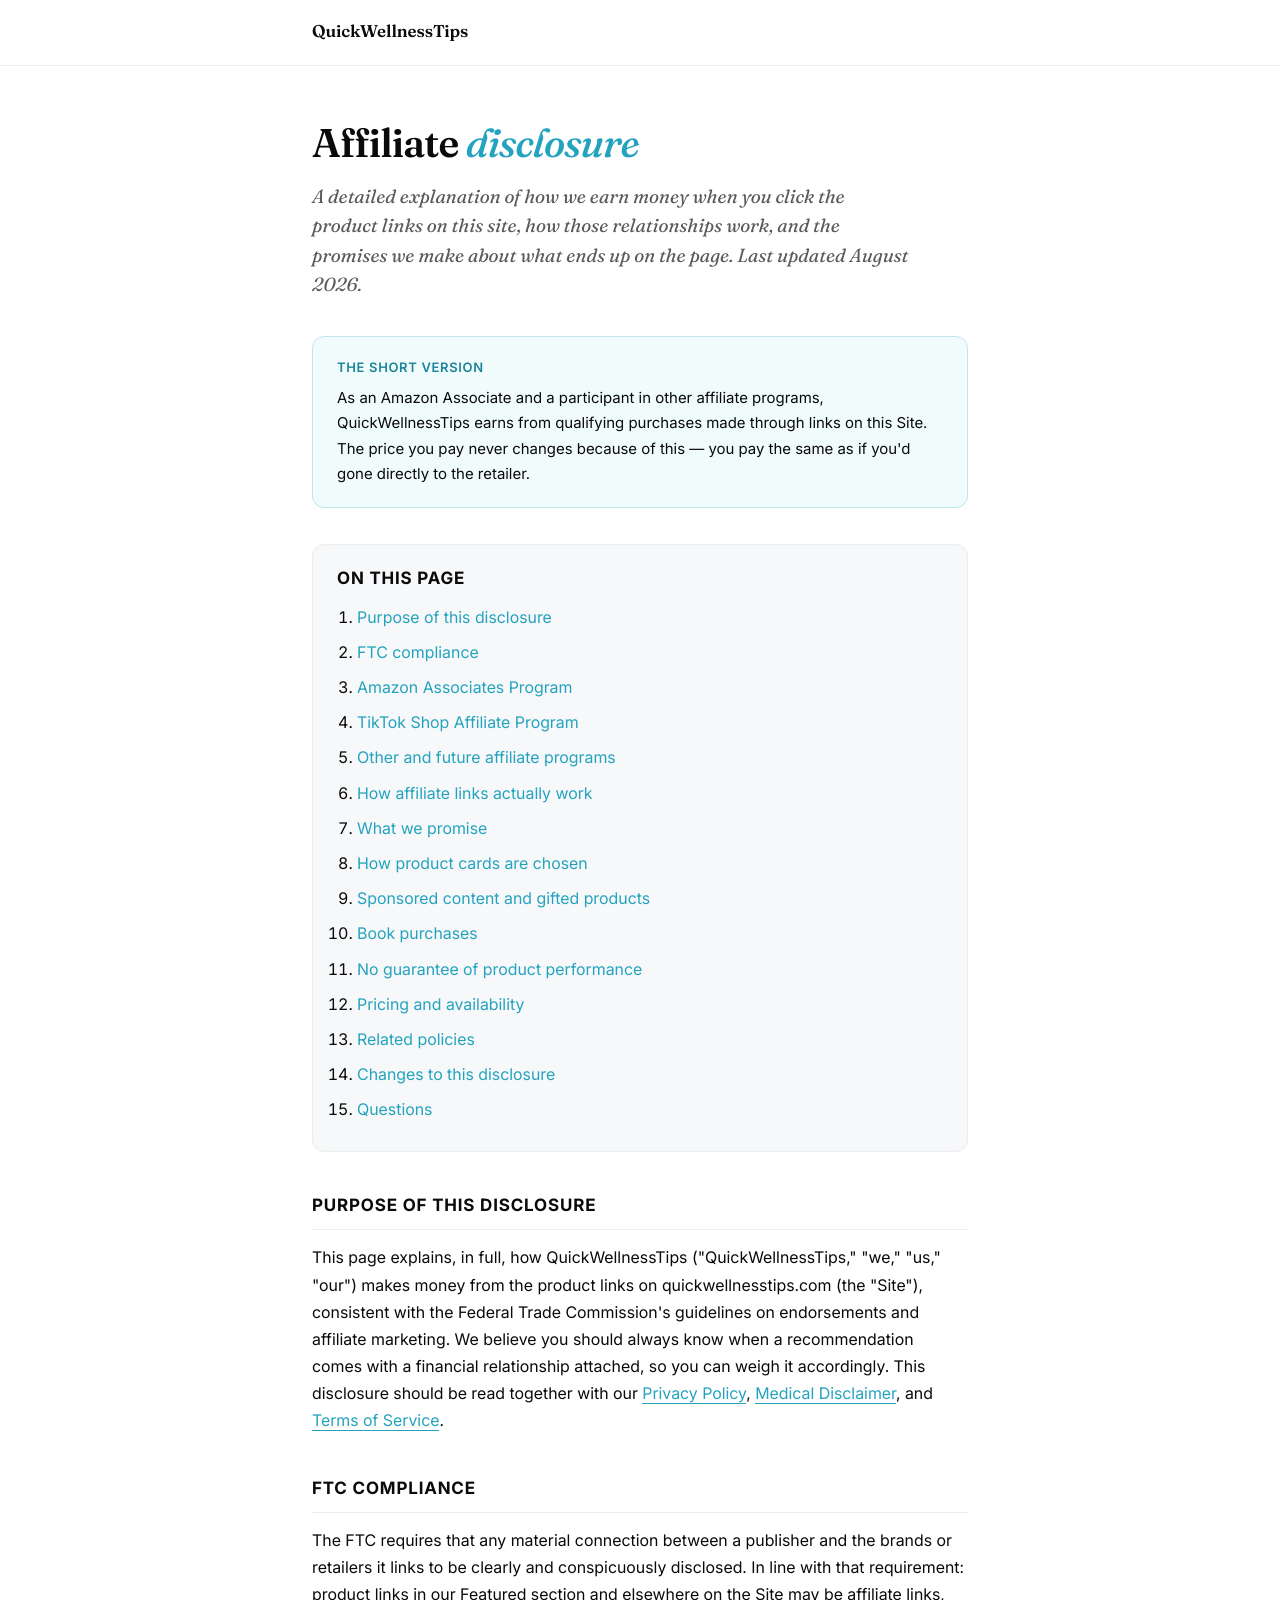
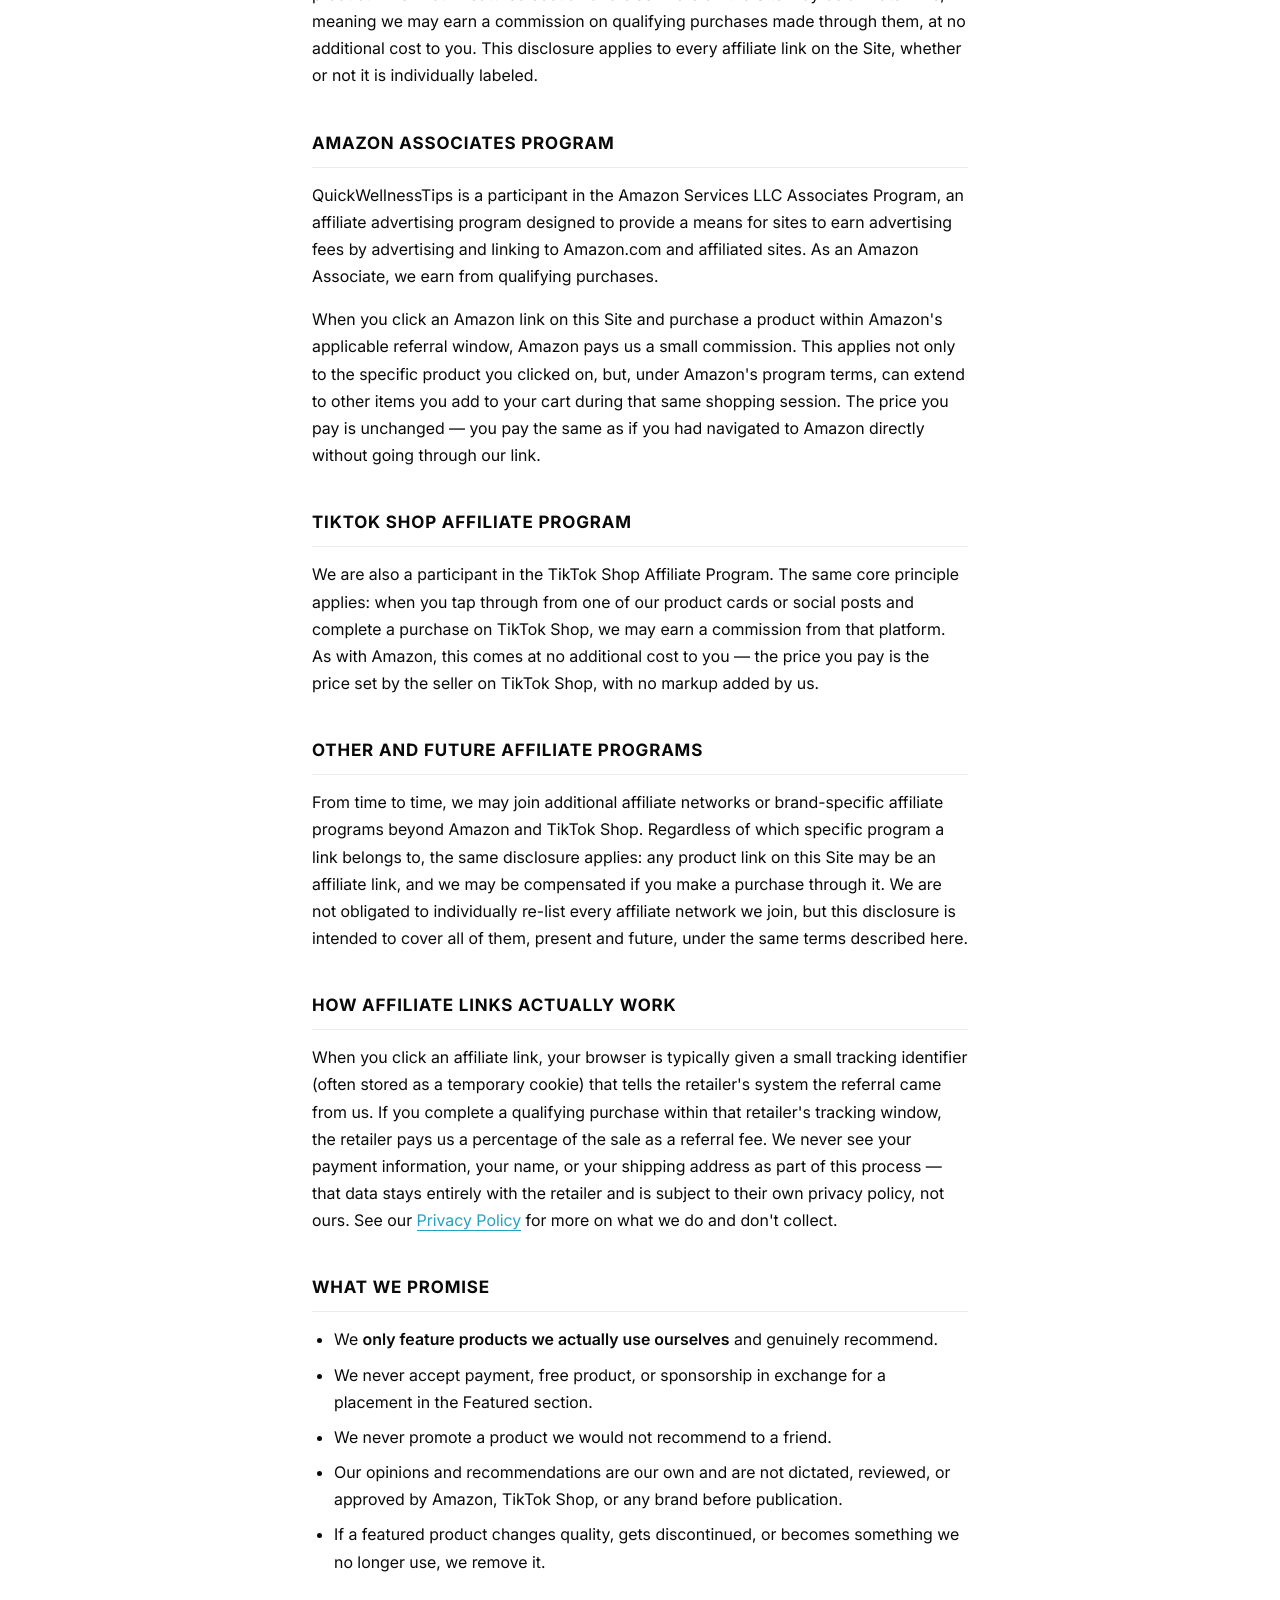
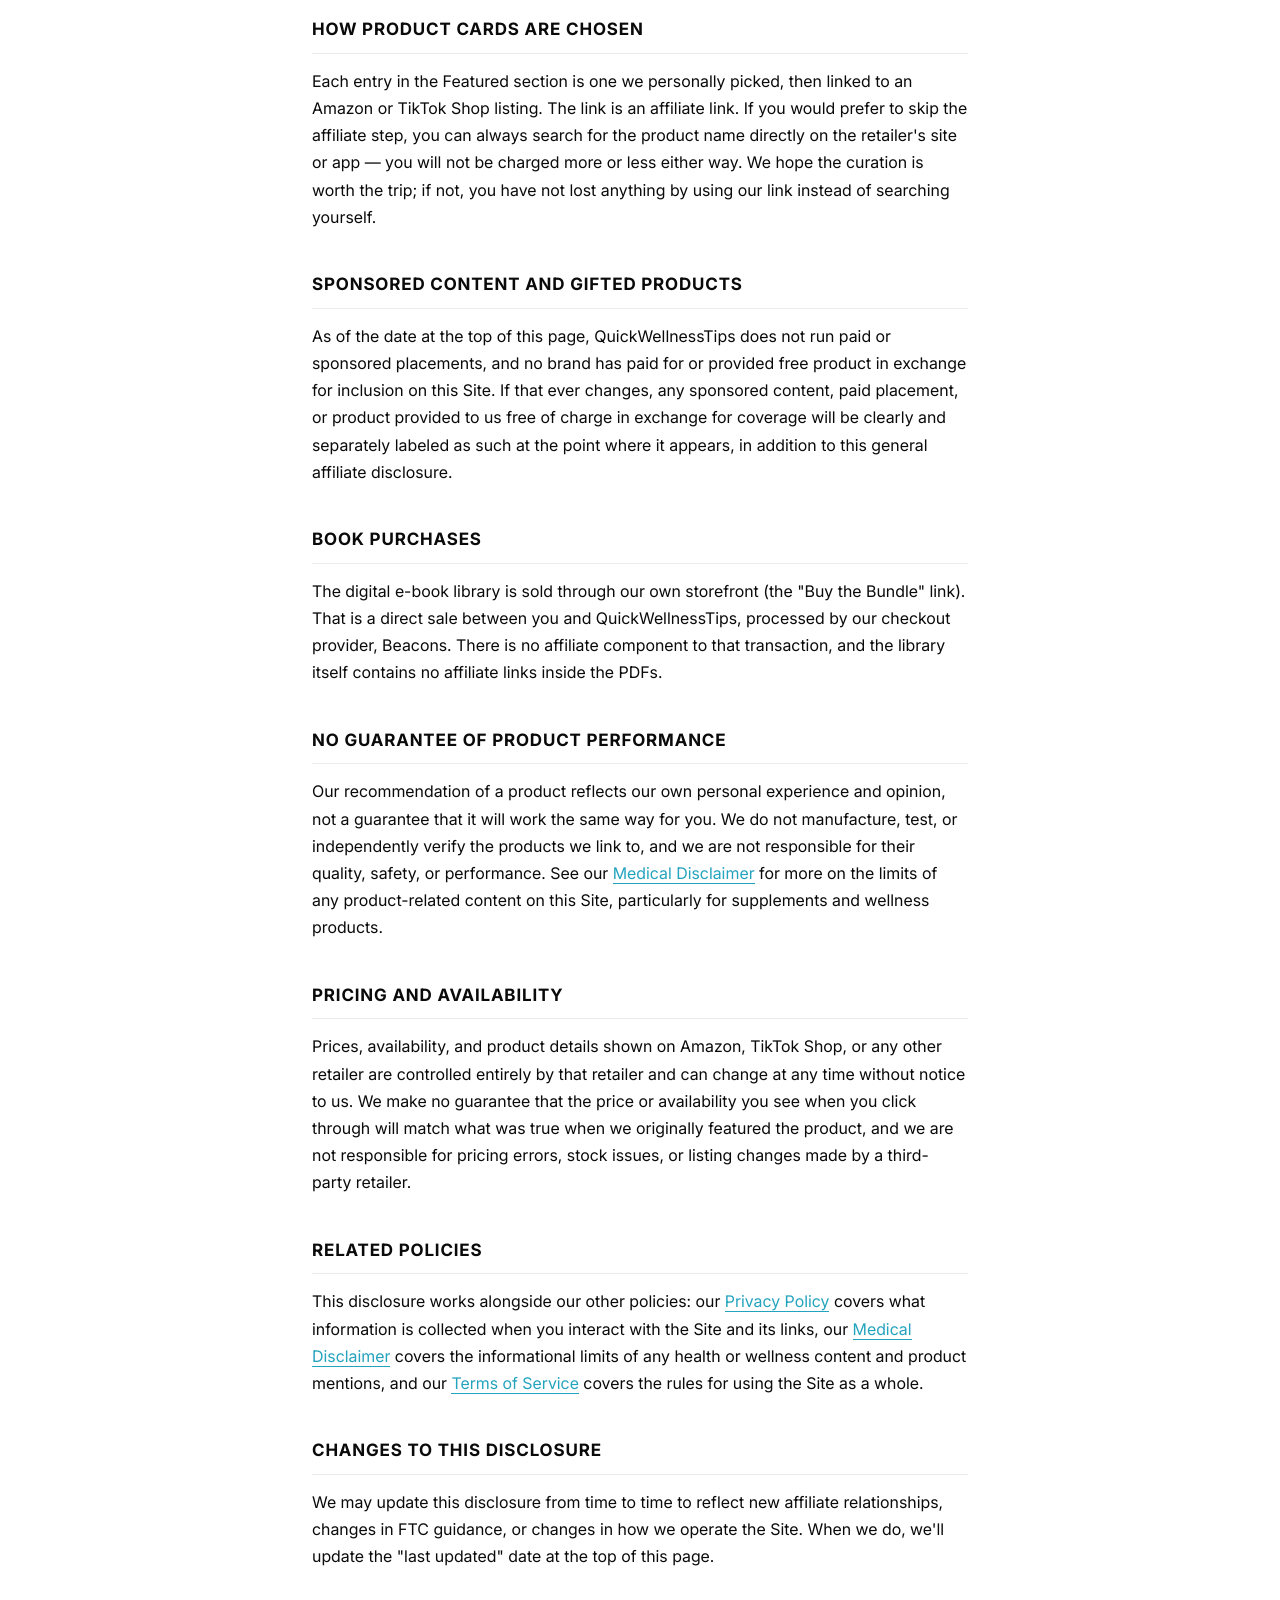
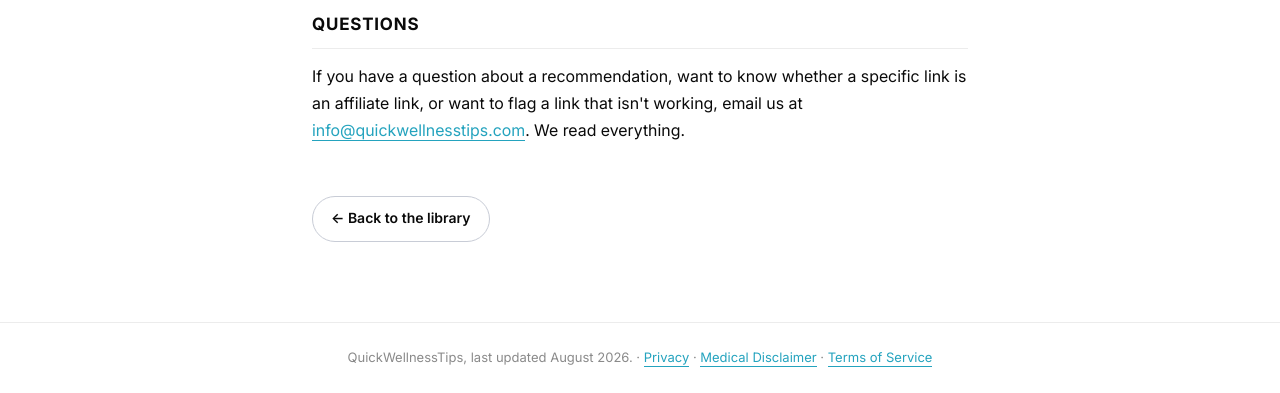
<file: disclosure.html>
<!DOCTYPE html>
<html lang="en">
<head>
  <meta charset="UTF-8">
  <title>Affiliate Disclosure, QuickWellnessTips</title>
  <meta name="viewport" content="width=device-width, initial-scale=1">
  <link rel="preconnect" href="https://fonts.googleapis.com">
  <link rel="preconnect" href="https://fonts.gstatic.com" crossorigin>
  <link href="https://fonts.googleapis.com/css2?family=Inter:wght@400;500;600;700&family=Fraunces:ital,opsz,wght@1,9..144,400&display=swap" rel="stylesheet">
  <style>
    :root {
      --paper: #ffffff;
      --ink: #0a0a0a;
      --ink-soft: #2a2a2a;
      --ink-mid: #5a5a5a;
      --ink-muted: #8a8a8a;
      --rule: #ececec;
      --rule-strong: #c8ccd6;
      --accent: #24A3BE;
      --accent-deep: #1b8499;

      --sans: "Inter", -apple-system, BlinkMacSystemFont, "Helvetica Neue", Arial, sans-serif;
      --serif: "Fraunces", Georgia, "Times New Roman", serif;
    }
    * { box-sizing: border-box; }
    html, body {
      margin: 0; padding: 0; background: var(--paper); color: var(--ink);
      font-family: var(--sans); font-size: 16px; line-height: 1.7;
      -webkit-font-smoothing: antialiased; text-rendering: geometricPrecision;
    }
    a { color: var(--accent); text-decoration: none; border-bottom: 1px solid currentColor; }
    a:hover { color: var(--accent-deep); }
    img { max-width: 100%; height: auto; display: block; }
    .wrap { max-width: 720px; margin: 0 auto; padding: 0 32px; }

    header {
      border-bottom: 1px solid var(--rule);
      padding: 18px 0;
      margin-bottom: 56px;
    }
    header .wrap { display: flex; align-items: center; gap: 12px; }
    header img {
      width: 32px; height: 32px;
      filter: drop-shadow(0 1px 2px rgba(0,0,0,0.08));
    }
    header .name {
      font-family: var(--serif);
      font-size: 17px; font-weight: 600;
      letter-spacing: -0.005em;
    }
    header a { color: inherit; border: 0; }

    main { padding: 0 0 80px; }
    h1 {
      font-family: var(--serif);
      font-size: clamp(28px, 4vw, 40px);
      line-height: 1.1;
      letter-spacing: -0.02em;
      font-weight: 600;
      margin: 0 0 16px 0;
    }
    .lede {
      font-family: var(--serif);
      font-style: italic;
      font-size: 19px;
      line-height: 1.55;
      color: var(--ink-mid);
      margin: 0 0 36px 0;
      max-width: 600px;
    }
    h2 {
      font-family: var(--sans);
      font-size: 17px;
      font-weight: 700;
      letter-spacing: 0.05em;
      text-transform: uppercase;
      color: var(--ink);
      margin: 40px 0 14px;
      padding-bottom: 8px;
      border-bottom: 1px solid var(--rule);
    }
    p { margin: 0 0 16px 0; }
    ul, ol { padding-left: 22px; margin: 0 0 16px 0; }
    li { margin-bottom: 8px; }
    strong { font-weight: 600; color: var(--ink); }
    .callout {
      background: #f0fbfc;
      border: 1px solid #bfe6ea;
      border-radius: 12px;
      padding: 20px 24px;
      margin: 0 0 36px 0;
      font-size: 15px;
    }
    .callout strong { display: block; margin-bottom: 6px; font-size: 13px; letter-spacing: 0.05em; text-transform: uppercase; color: var(--accent-deep); }
    .toc {
      background: #f7f8fa;
      border: 1px solid var(--rule);
      border-radius: 12px;
      padding: 20px 24px;
      margin: 0 0 36px 0;
    }
    .toc h2 { border: 0; margin: 0 0 10px 0; padding: 0; }
    .toc ol { margin: 0; padding-left: 20px; }
    .toc a { border: 0; }
    .back {
      display: inline-block;
      margin-top: 36px;
      padding: 10px 18px;
      border: 1px solid var(--rule-strong);
      border-radius: 999px;
      font-family: var(--sans);
      font-size: 14px;
      font-weight: 600;
      color: var(--ink);
    }
    .back:hover { border-color: var(--ink); }

    footer {
      padding: 24px 0;
      border-top: 1px solid var(--rule);
      color: var(--ink-muted);
      font-size: 13px;
      text-align: center;
    }
  </style>
</head>
<body>
  <header>
    <div class="wrap">
      <a class="name" href="index.html"><img src="bundle/qwt-logo-200.png" alt="" style="display:none">QuickWellnessTips</a>
    </div>
  </header>

  <main>
    <div class="wrap">
      <h1>Affiliate <em style="font-family:var(--serif); font-style:italic; color:var(--accent); font-weight:500;">disclosure</em></h1>
      <p class="lede">A detailed explanation of how we earn money when you click the product links on this site, how those relationships work, and the promises we make about what ends up on the page. Last updated August 2026.</p>

      <div class="callout">
        <strong>The short version</strong>
        As an Amazon Associate and a participant in other affiliate programs, QuickWellnessTips earns from qualifying purchases made through links on this Site. The price you pay never changes because of this — you pay the same as if you'd gone directly to the retailer.
      </div>

      <div class="toc">
        <h2>On this page</h2>
        <ol>
          <li><a href="#purpose">Purpose of this disclosure</a></li>
          <li><a href="#ftc">FTC compliance</a></li>
          <li><a href="#amazon">Amazon Associates Program</a></li>
          <li><a href="#tiktok">TikTok Shop Affiliate Program</a></li>
          <li><a href="#other">Other and future affiliate programs</a></li>
          <li><a href="#how-it-works">How affiliate links actually work</a></li>
          <li><a href="#promise">What we promise</a></li>
          <li><a href="#choosing">How product cards are chosen</a></li>
          <li><a href="#sponsorship">Sponsored content and gifted products</a></li>
          <li><a href="#books">Book purchases</a></li>
          <li><a href="#no-guarantee">No guarantee of product performance</a></li>
          <li><a href="#pricing">Pricing and availability</a></li>
          <li><a href="#related">Related policies</a></li>
          <li><a href="#changes">Changes to this disclosure</a></li>
          <li><a href="#contact">Questions</a></li>
        </ol>
      </div>

      <h2 id="purpose">Purpose of this disclosure</h2>
      <p>This page explains, in full, how QuickWellnessTips ("QuickWellnessTips," "we," "us," "our") makes money from the product links on quickwellnesstips.com (the "Site"), consistent with the Federal Trade Commission's guidelines on endorsements and affiliate marketing. We believe you should always know when a recommendation comes with a financial relationship attached, so you can weigh it accordingly. This disclosure should be read together with our <a href="privacy.html">Privacy Policy</a>, <a href="disclaimer.html">Medical Disclaimer</a>, and <a href="terms.html">Terms of Service</a>.</p>

      <h2 id="ftc">FTC compliance</h2>
      <p>The FTC requires that any material connection between a publisher and the brands or retailers it links to be clearly and conspicuously disclosed. In line with that requirement: product links in our Featured section and elsewhere on the Site may be affiliate links, meaning we may earn a commission on qualifying purchases made through them, at no additional cost to you. This disclosure applies to every affiliate link on the Site, whether or not it is individually labeled.</p>

      <h2 id="amazon">Amazon Associates Program</h2>
      <p>QuickWellnessTips is a participant in the Amazon Services LLC Associates Program, an affiliate advertising program designed to provide a means for sites to earn advertising fees by advertising and linking to Amazon.com and affiliated sites. As an Amazon Associate, we earn from qualifying purchases.</p>
      <p>When you click an Amazon link on this Site and purchase a product within Amazon's applicable referral window, Amazon pays us a small commission. This applies not only to the specific product you clicked on, but, under Amazon's program terms, can extend to other items you add to your cart during that same shopping session. The price you pay is unchanged — you pay the same as if you had navigated to Amazon directly without going through our link.</p>

      <h2 id="tiktok">TikTok Shop Affiliate Program</h2>
      <p>We are also a participant in the TikTok Shop Affiliate Program. The same core principle applies: when you tap through from one of our product cards or social posts and complete a purchase on TikTok Shop, we may earn a commission from that platform. As with Amazon, this comes at no additional cost to you — the price you pay is the price set by the seller on TikTok Shop, with no markup added by us.</p>

      <h2 id="other">Other and future affiliate programs</h2>
      <p>From time to time, we may join additional affiliate networks or brand-specific affiliate programs beyond Amazon and TikTok Shop. Regardless of which specific program a link belongs to, the same disclosure applies: any product link on this Site may be an affiliate link, and we may be compensated if you make a purchase through it. We are not obligated to individually re-list every affiliate network we join, but this disclosure is intended to cover all of them, present and future, under the same terms described here.</p>

      <h2 id="how-it-works">How affiliate links actually work</h2>
      <p>When you click an affiliate link, your browser is typically given a small tracking identifier (often stored as a temporary cookie) that tells the retailer's system the referral came from us. If you complete a qualifying purchase within that retailer's tracking window, the retailer pays us a percentage of the sale as a referral fee. We never see your payment information, your name, or your shipping address as part of this process — that data stays entirely with the retailer and is subject to their own privacy policy, not ours. See our <a href="privacy.html">Privacy Policy</a> for more on what we do and don't collect.</p>

      <h2 id="promise">What we promise</h2>
      <ul>
        <li>We <strong>only feature products we actually use ourselves</strong> and genuinely recommend.</li>
        <li>We never accept payment, free product, or sponsorship in exchange for a placement in the Featured section.</li>
        <li>We never promote a product we would not recommend to a friend.</li>
        <li>Our opinions and recommendations are our own and are not dictated, reviewed, or approved by Amazon, TikTok Shop, or any brand before publication.</li>
        <li>If a featured product changes quality, gets discontinued, or becomes something we no longer use, we remove it.</li>
      </ul>

      <h2 id="choosing">How product cards are chosen</h2>
      <p>Each entry in the Featured section is one we personally picked, then linked to an Amazon or TikTok Shop listing. The link is an affiliate link. If you would prefer to skip the affiliate step, you can always search for the product name directly on the retailer's site or app — you will not be charged more or less either way. We hope the curation is worth the trip; if not, you have not lost anything by using our link instead of searching yourself.</p>

      <h2 id="sponsorship">Sponsored content and gifted products</h2>
      <p>As of the date at the top of this page, QuickWellnessTips does not run paid or sponsored placements, and no brand has paid for or provided free product in exchange for inclusion on this Site. If that ever changes, any sponsored content, paid placement, or product provided to us free of charge in exchange for coverage will be clearly and separately labeled as such at the point where it appears, in addition to this general affiliate disclosure.</p>

      <h2 id="books">Book purchases</h2>
      <p>The digital e-book library is sold through our own storefront (the "Buy the Bundle" link). That is a direct sale between you and QuickWellnessTips, processed by our checkout provider, Beacons. There is no affiliate component to that transaction, and the library itself contains no affiliate links inside the PDFs.</p>

      <h2 id="no-guarantee">No guarantee of product performance</h2>
      <p>Our recommendation of a product reflects our own personal experience and opinion, not a guarantee that it will work the same way for you. We do not manufacture, test, or independently verify the products we link to, and we are not responsible for their quality, safety, or performance. See our <a href="disclaimer.html">Medical Disclaimer</a> for more on the limits of any product-related content on this Site, particularly for supplements and wellness products.</p>

      <h2 id="pricing">Pricing and availability</h2>
      <p>Prices, availability, and product details shown on Amazon, TikTok Shop, or any other retailer are controlled entirely by that retailer and can change at any time without notice to us. We make no guarantee that the price or availability you see when you click through will match what was true when we originally featured the product, and we are not responsible for pricing errors, stock issues, or listing changes made by a third-party retailer.</p>

      <h2 id="related">Related policies</h2>
      <p>This disclosure works alongside our other policies: our <a href="privacy.html">Privacy Policy</a> covers what information is collected when you interact with the Site and its links, our <a href="disclaimer.html">Medical Disclaimer</a> covers the informational limits of any health or wellness content and product mentions, and our <a href="terms.html">Terms of Service</a> covers the rules for using the Site as a whole.</p>

      <h2 id="changes">Changes to this disclosure</h2>
      <p>We may update this disclosure from time to time to reflect new affiliate relationships, changes in FTC guidance, or changes in how we operate the Site. When we do, we'll update the "last updated" date at the top of this page.</p>

      <h2 id="contact">Questions</h2>
      <p>If you have a question about a recommendation, want to know whether a specific link is an affiliate link, or want to flag a link that isn't working, email us at <a href="mailto:info@quickwellnesstips.com">info@quickwellnesstips.com</a>. We read everything.</p>

      <a class="back" href="index.html">&larr; Back to the library</a>
    </div>
  </main>

  <footer>
    QuickWellnessTips, last updated August 2026. &middot;
    <a href="privacy.html">Privacy</a> &middot;
    <a href="disclaimer.html">Medical Disclaimer</a> &middot;
    <a href="terms.html">Terms of Service</a>
  </footer>
</body>
</html>
</file>
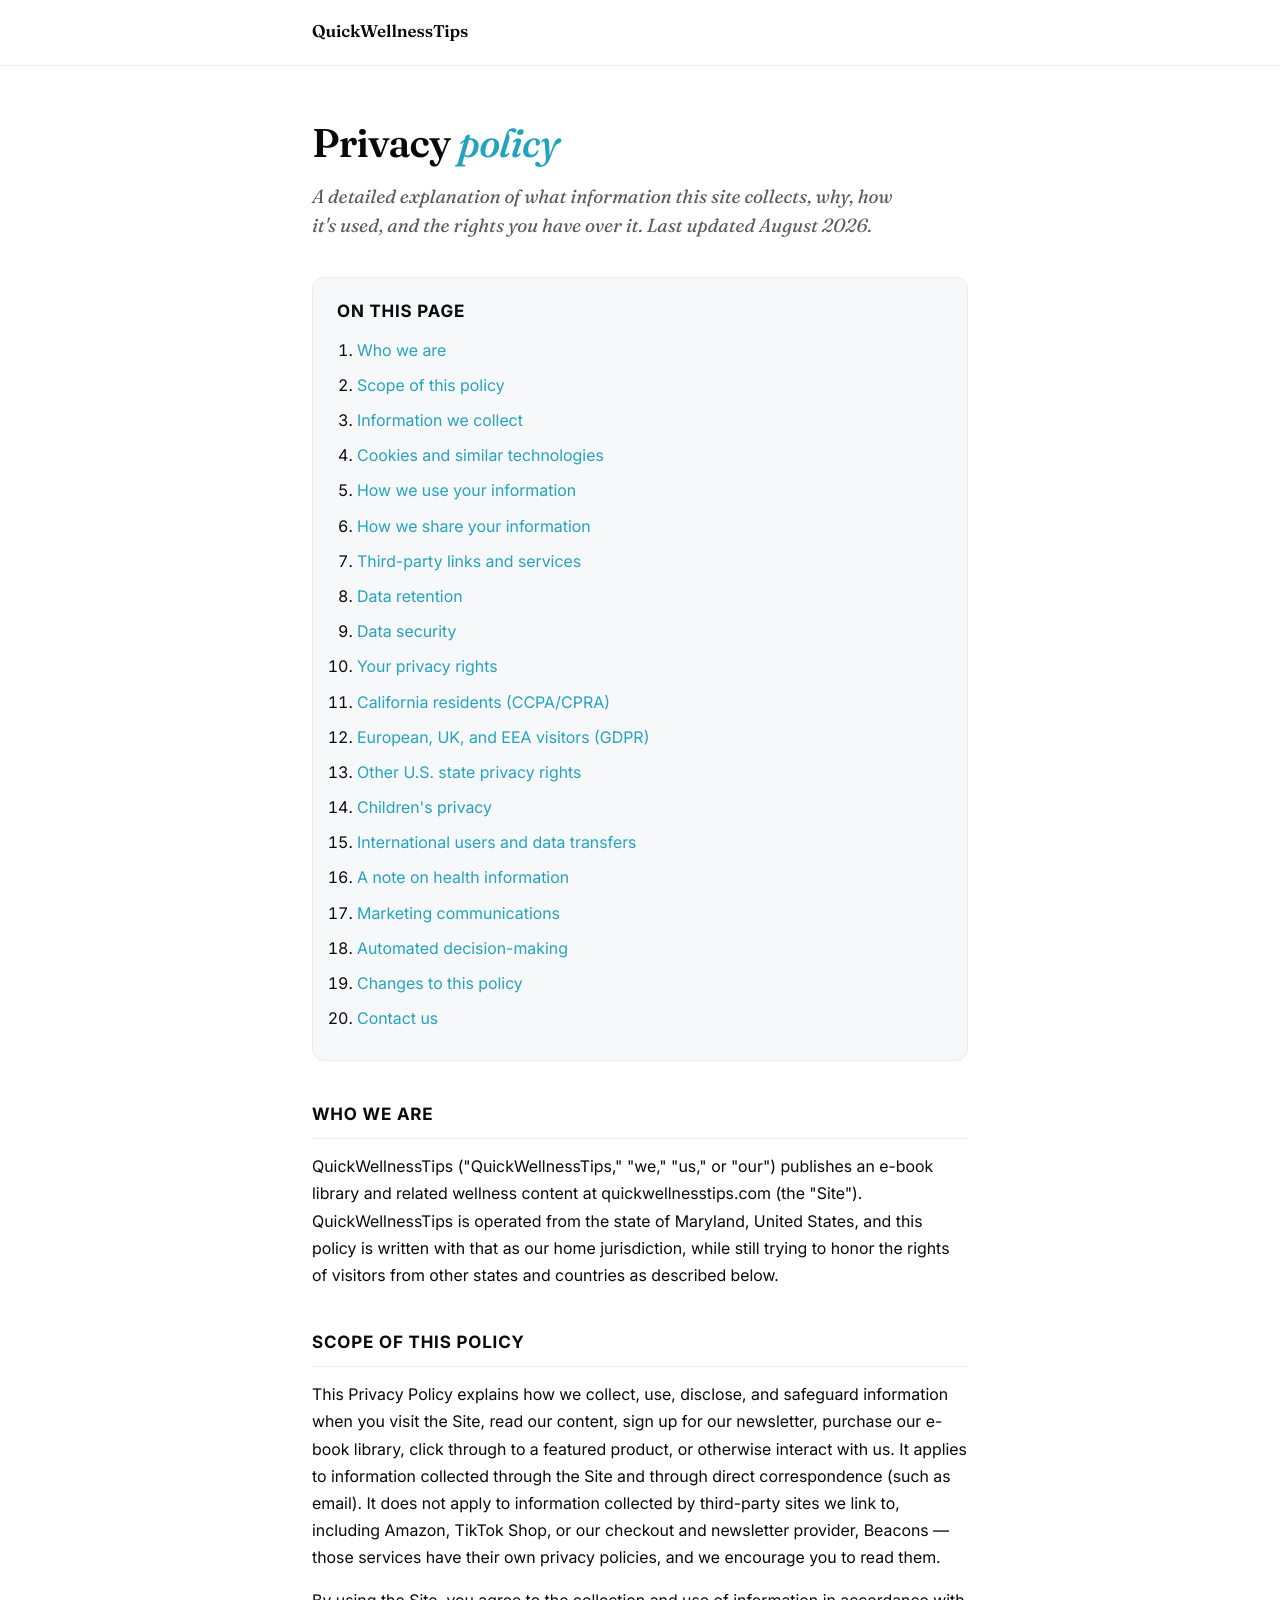
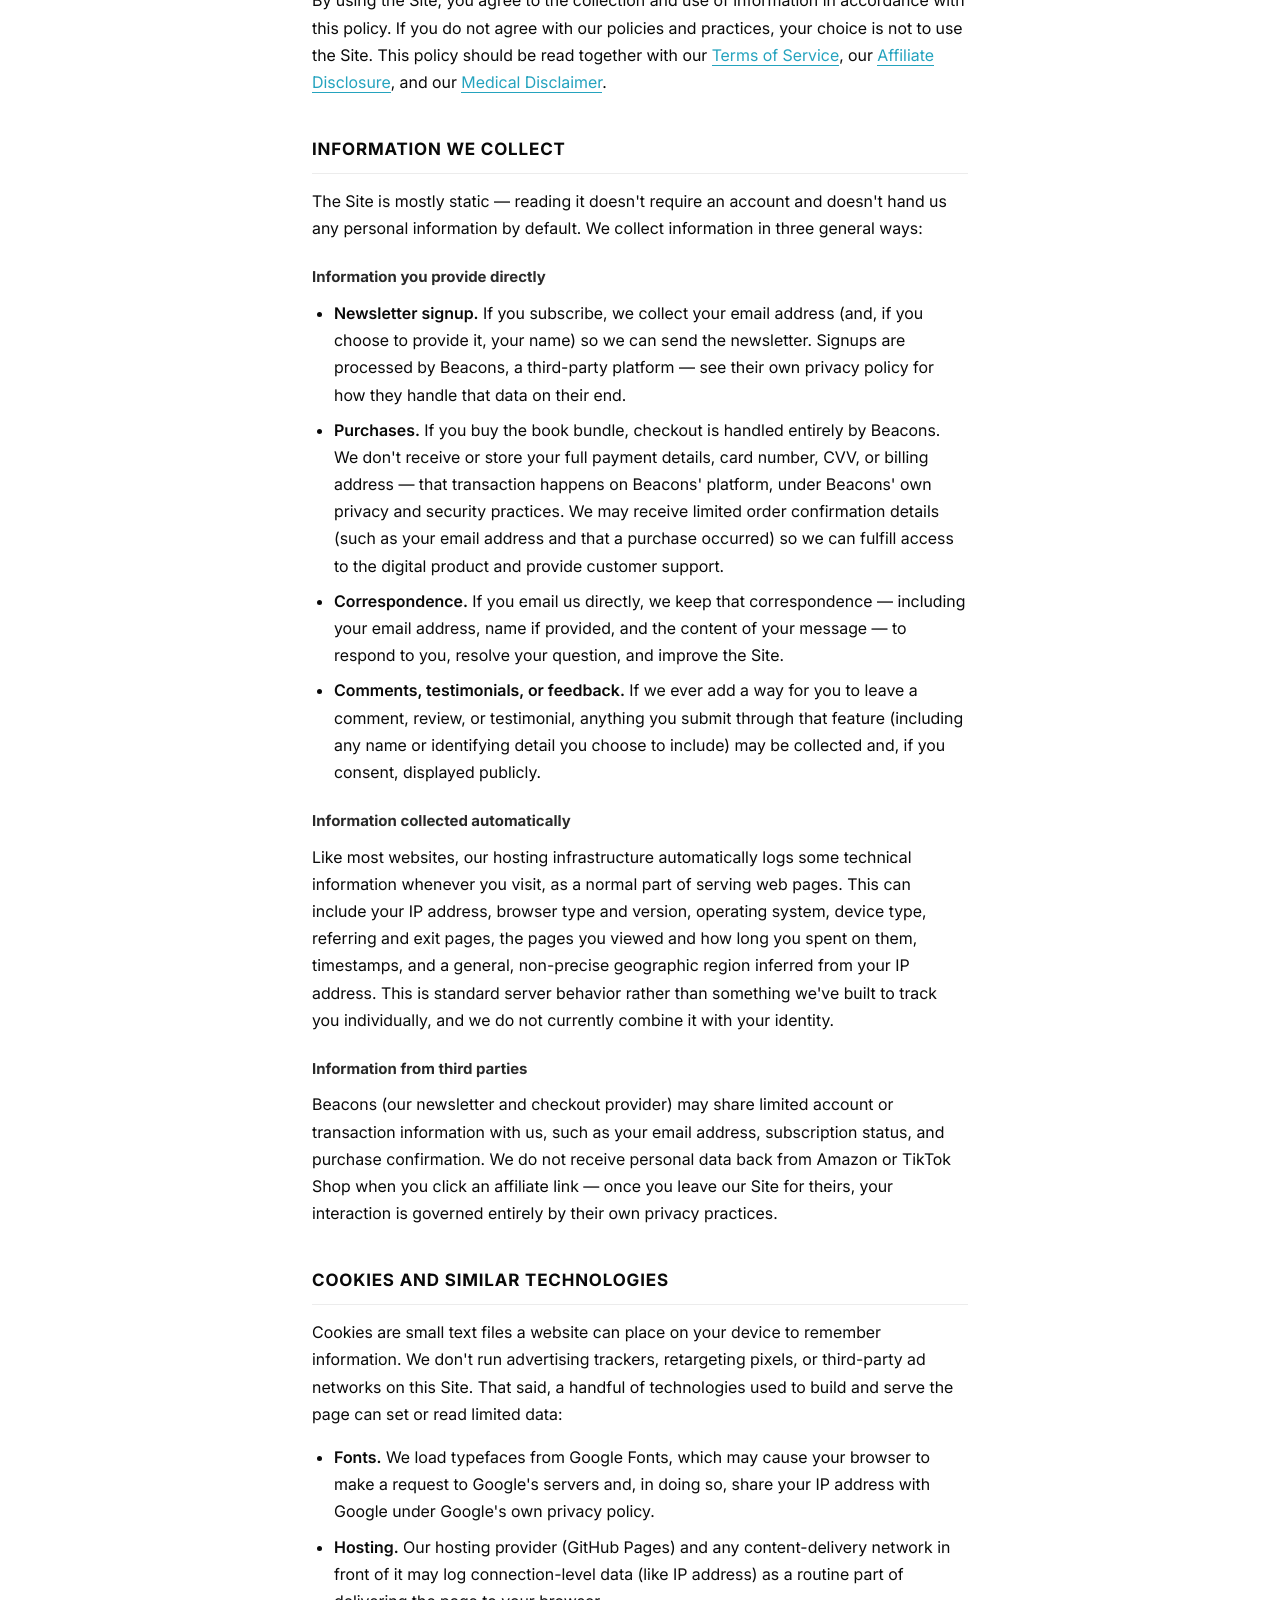
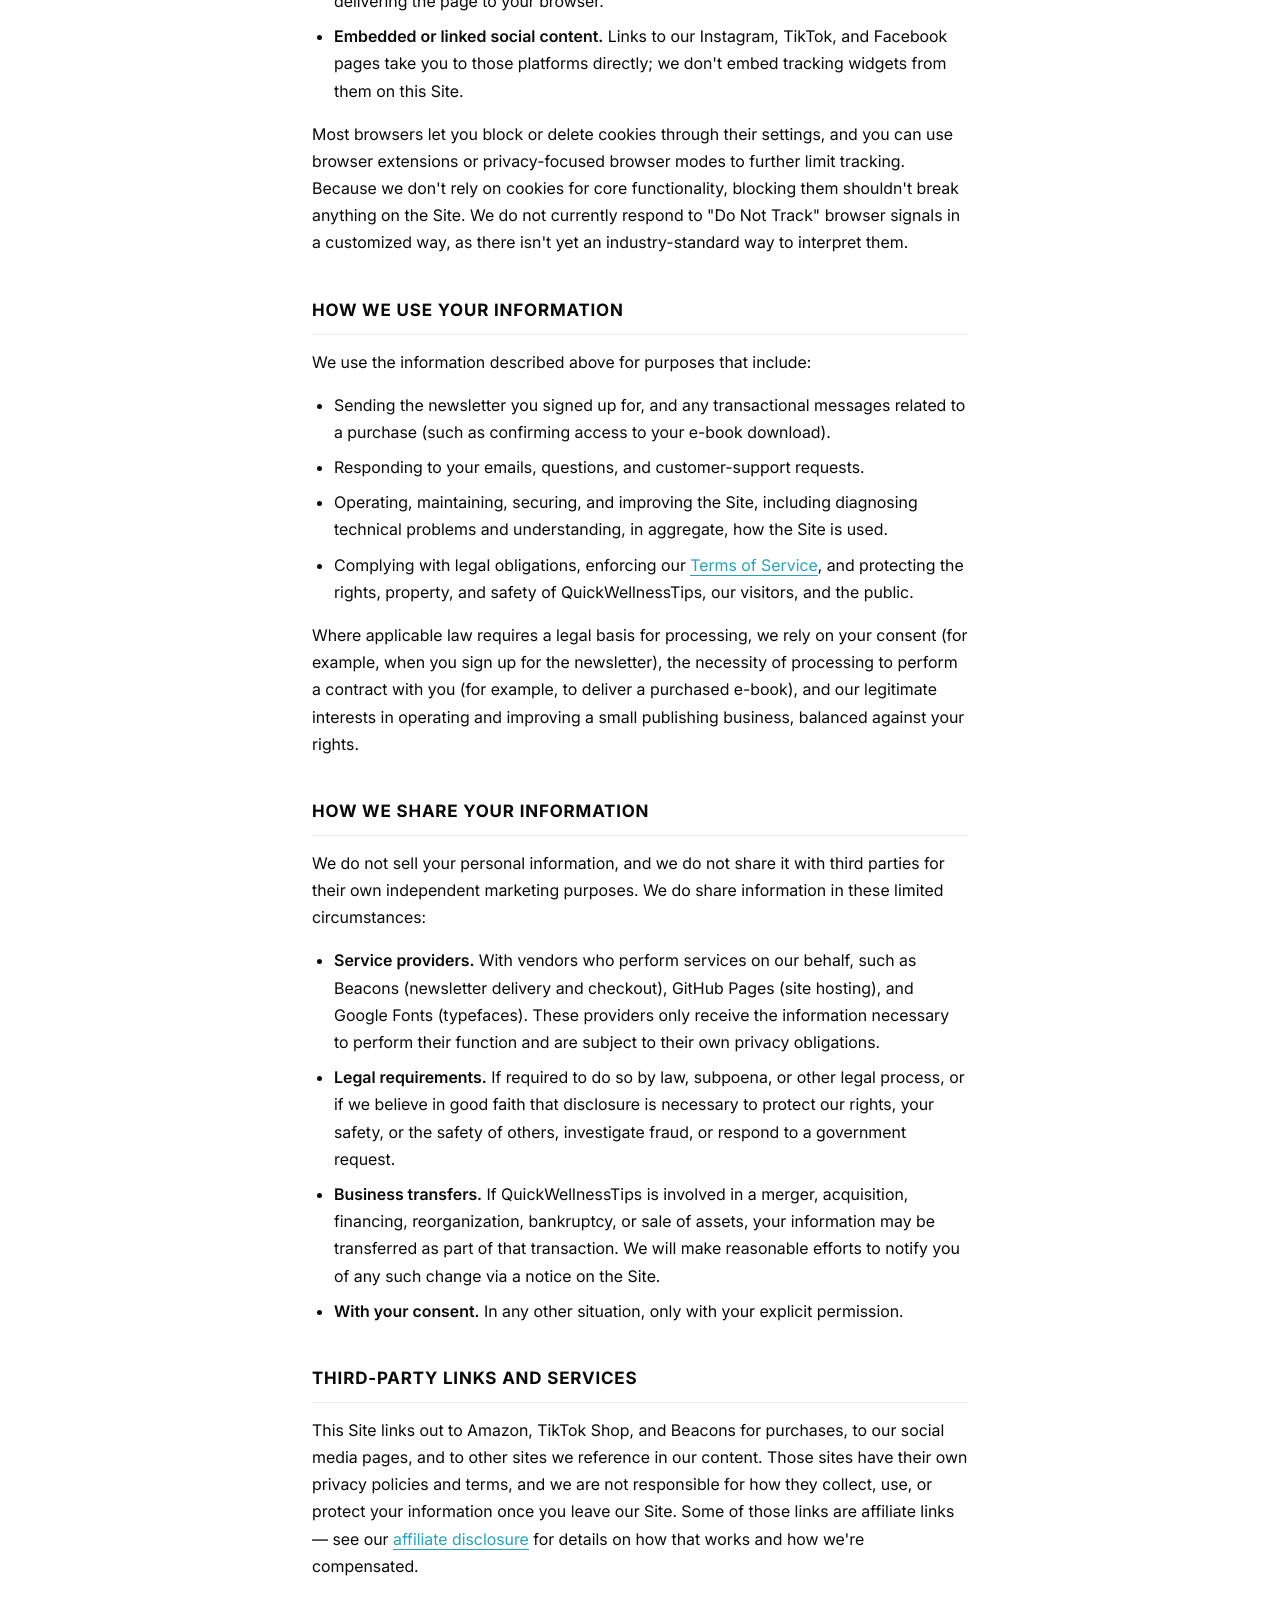
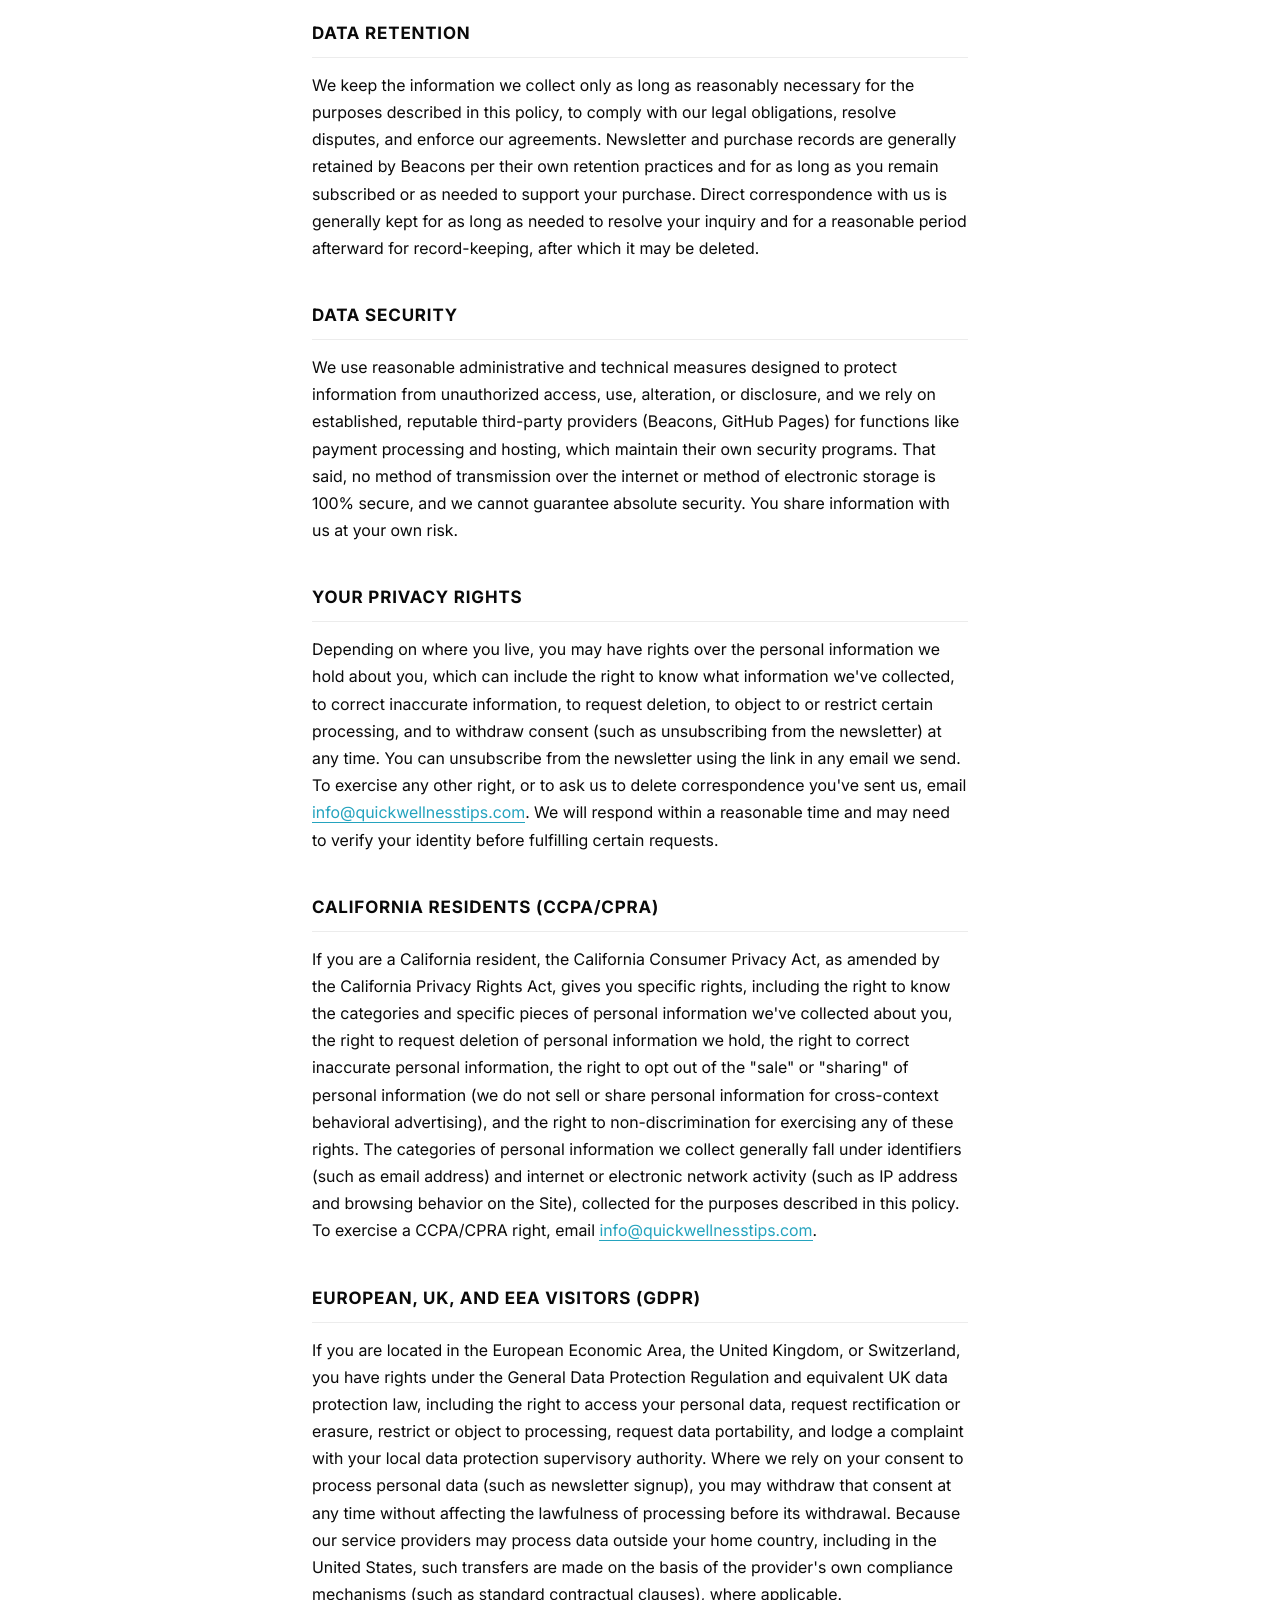
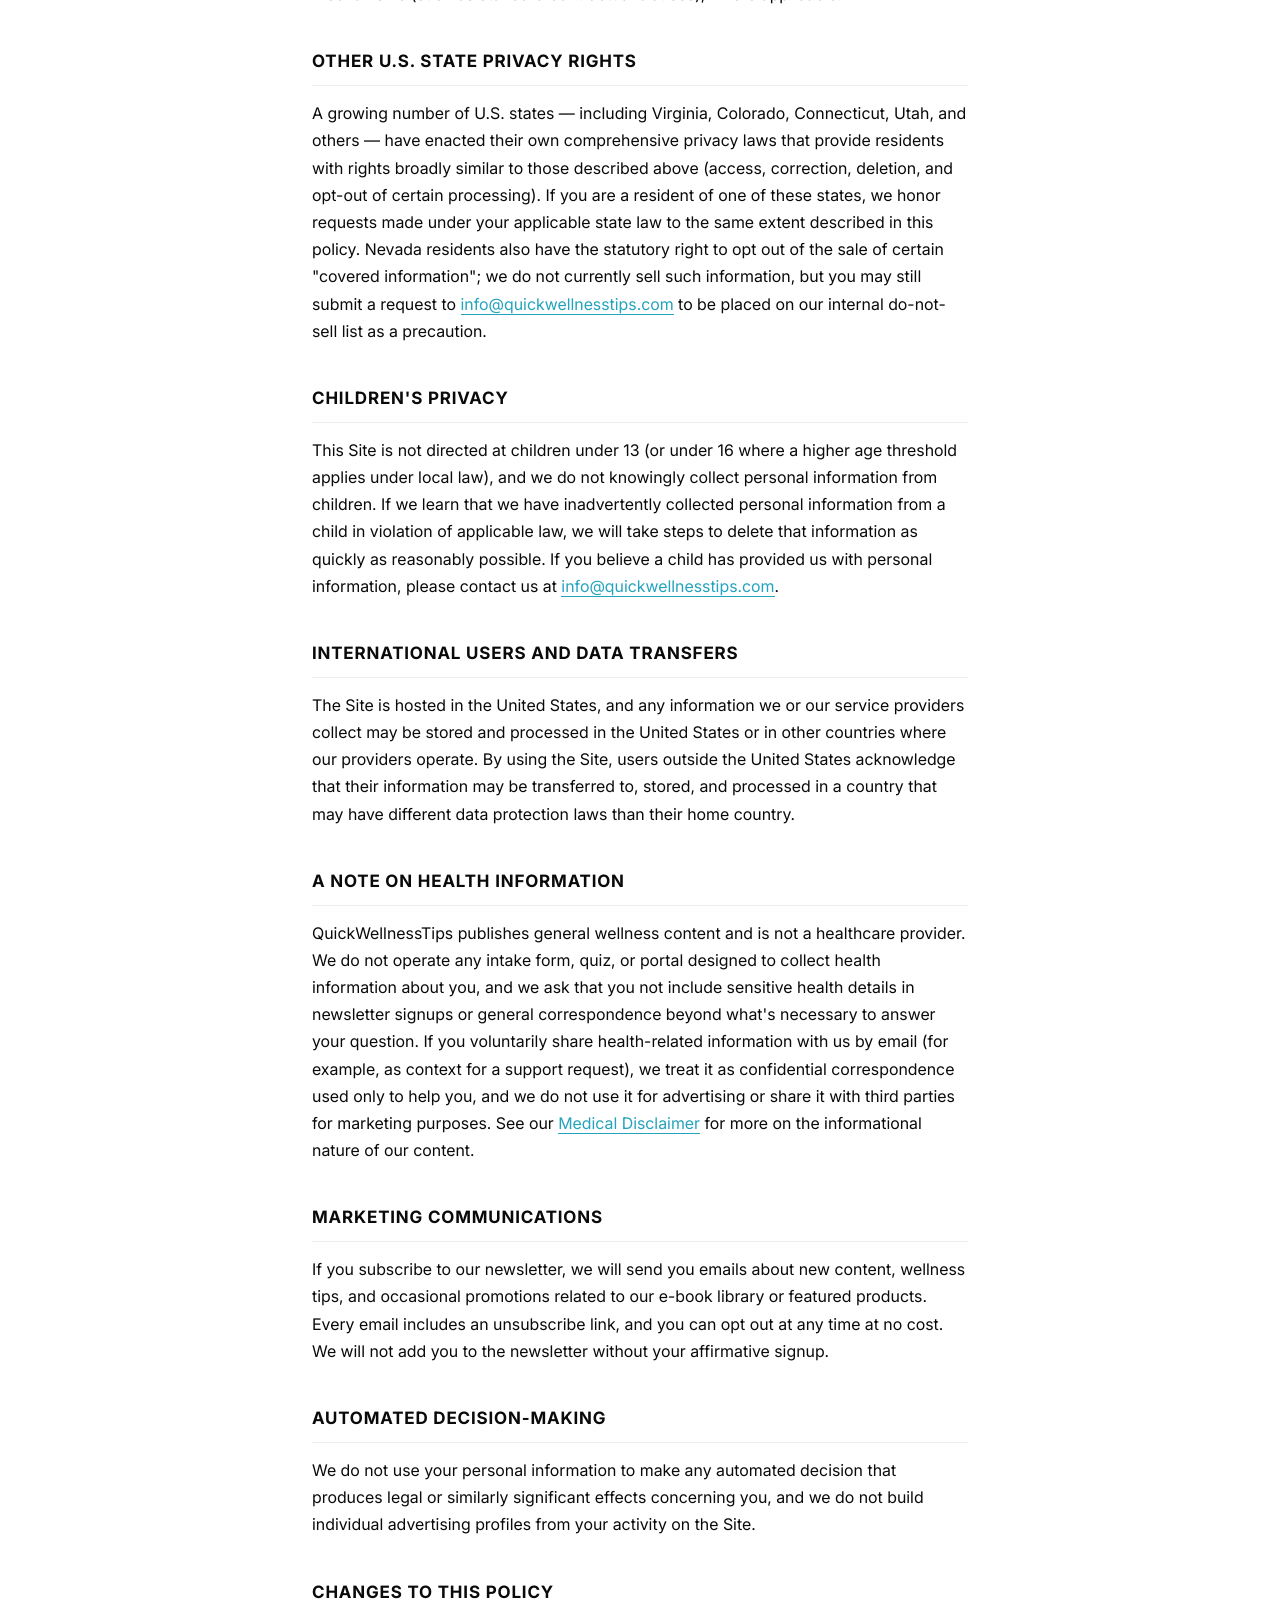
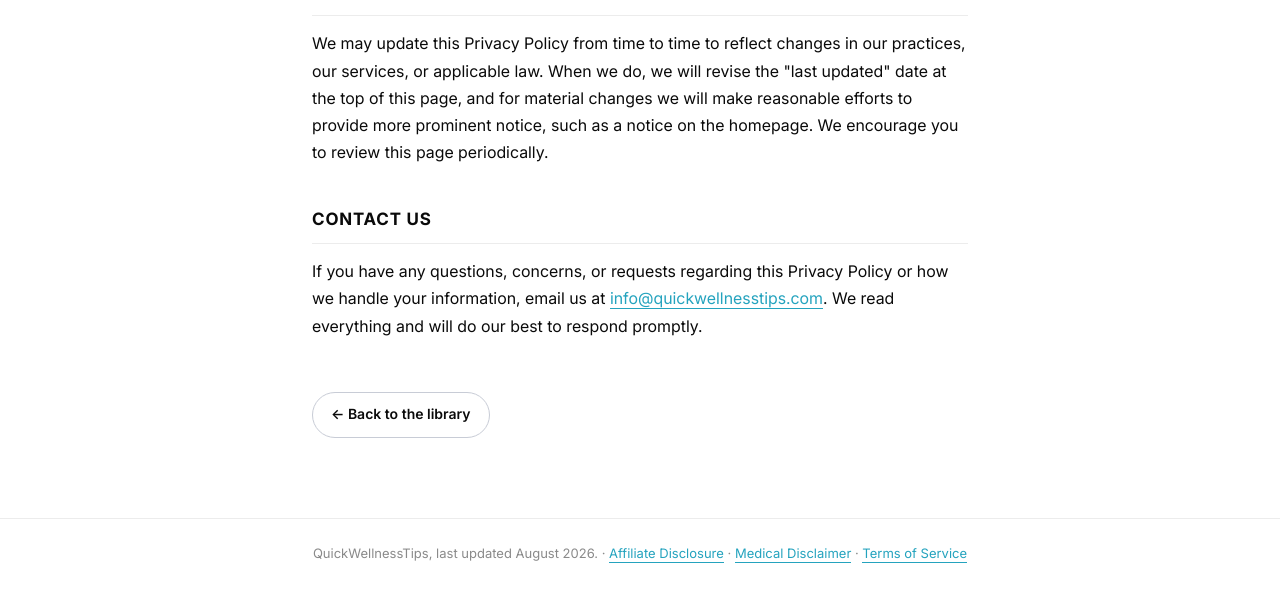
<file: privacy.html>
<!DOCTYPE html>
<html lang="en">
<head>
  <meta charset="UTF-8">
  <title>Privacy Policy, QuickWellnessTips</title>
  <meta name="viewport" content="width=device-width, initial-scale=1">
  <link rel="preconnect" href="https://fonts.googleapis.com">
  <link rel="preconnect" href="https://fonts.gstatic.com" crossorigin>
  <link href="https://fonts.googleapis.com/css2?family=Inter:wght@400;500;600;700&family=Fraunces:ital,opsz,wght@1,9..144,400&display=swap" rel="stylesheet">
  <style>
    :root {
      --paper: #ffffff;
      --ink: #0a0a0a;
      --ink-soft: #2a2a2a;
      --ink-mid: #5a5a5a;
      --ink-muted: #8a8a8a;
      --rule: #ececec;
      --rule-strong: #c8ccd6;
      --accent: #24A3BE;
      --accent-deep: #1b8499;

      --sans: "Inter", -apple-system, BlinkMacSystemFont, "Helvetica Neue", Arial, sans-serif;
      --serif: "Fraunces", Georgia, "Times New Roman", serif;
    }
    * { box-sizing: border-box; }
    html, body {
      margin: 0; padding: 0; background: var(--paper); color: var(--ink);
      font-family: var(--sans); font-size: 16px; line-height: 1.7;
      -webkit-font-smoothing: antialiased; text-rendering: geometricPrecision;
    }
    a { color: var(--accent); text-decoration: none; border-bottom: 1px solid currentColor; }
    a:hover { color: var(--accent-deep); }
    img { max-width: 100%; height: auto; display: block; }
    .wrap { max-width: 720px; margin: 0 auto; padding: 0 32px; }

    header {
      border-bottom: 1px solid var(--rule);
      padding: 18px 0;
      margin-bottom: 56px;
    }
    header .wrap { display: flex; align-items: center; gap: 12px; }
    header img {
      width: 32px; height: 32px;
      filter: drop-shadow(0 1px 2px rgba(0,0,0,0.08));
    }
    header .name {
      font-family: var(--serif);
      font-size: 17px; font-weight: 600;
      letter-spacing: -0.005em;
    }
    header a { color: inherit; border: 0; }

    main { padding: 0 0 80px; }
    h1 {
      font-family: var(--serif);
      font-size: clamp(28px, 4vw, 40px);
      line-height: 1.1;
      letter-spacing: -0.02em;
      font-weight: 600;
      margin: 0 0 16px 0;
    }
    .lede {
      font-family: var(--serif);
      font-style: italic;
      font-size: 19px;
      line-height: 1.55;
      color: var(--ink-mid);
      margin: 0 0 36px 0;
      max-width: 600px;
    }
    h2 {
      font-family: var(--sans);
      font-size: 17px;
      font-weight: 700;
      letter-spacing: 0.05em;
      text-transform: uppercase;
      color: var(--ink);
      margin: 40px 0 14px;
      padding-bottom: 8px;
      border-bottom: 1px solid var(--rule);
    }
    h3 {
      font-family: var(--sans);
      font-size: 15px;
      font-weight: 700;
      color: var(--ink-soft);
      margin: 22px 0 10px;
    }
    p { margin: 0 0 16px 0; }
    ul, ol { padding-left: 22px; margin: 0 0 16px 0; }
    li { margin-bottom: 8px; }
    strong { font-weight: 600; color: var(--ink); }
    .toc {
      background: #f7f8fa;
      border: 1px solid var(--rule);
      border-radius: 12px;
      padding: 20px 24px;
      margin: 0 0 36px 0;
    }
    .toc h2 { border: 0; margin: 0 0 10px 0; padding: 0; }
    .toc ol { margin: 0; padding-left: 20px; columns: 1; }
    .toc a { border: 0; }
    .back {
      display: inline-block;
      margin-top: 36px;
      padding: 10px 18px;
      border: 1px solid var(--rule-strong);
      border-radius: 999px;
      font-family: var(--sans);
      font-size: 14px;
      font-weight: 600;
      color: var(--ink);
    }
    .back:hover { border-color: var(--ink); }

    footer {
      padding: 24px 0;
      border-top: 1px solid var(--rule);
      color: var(--ink-muted);
      font-size: 13px;
      text-align: center;
    }
  </style>
</head>
<body>
  <header>
    <div class="wrap">
      <a class="name" href="index.html"><img src="bundle/qwt-logo-200.png" alt="" style="display:none">QuickWellnessTips</a>
    </div>
  </header>

  <main>
    <div class="wrap">
      <h1>Privacy <em style="font-family:var(--serif); font-style:italic; color:var(--accent); font-weight:500;">policy</em></h1>
      <p class="lede">A detailed explanation of what information this site collects, why, how it's used, and the rights you have over it. Last updated August 2026.</p>

      <div class="toc">
        <h2>On this page</h2>
        <ol>
          <li><a href="#who-we-are">Who we are</a></li>
          <li><a href="#scope">Scope of this policy</a></li>
          <li><a href="#collect">Information we collect</a></li>
          <li><a href="#cookies">Cookies and similar technologies</a></li>
          <li><a href="#use">How we use your information</a></li>
          <li><a href="#share">How we share your information</a></li>
          <li><a href="#third-party">Third-party links and services</a></li>
          <li><a href="#retention">Data retention</a></li>
          <li><a href="#security">Data security</a></li>
          <li><a href="#rights">Your privacy rights</a></li>
          <li><a href="#california">California residents (CCPA/CPRA)</a></li>
          <li><a href="#gdpr">European, UK, and EEA visitors (GDPR)</a></li>
          <li><a href="#other-states">Other U.S. state privacy rights</a></li>
          <li><a href="#children">Children's privacy</a></li>
          <li><a href="#international">International users and data transfers</a></li>
          <li><a href="#health">A note on health information</a></li>
          <li><a href="#marketing">Marketing communications</a></li>
          <li><a href="#automated">Automated decision-making</a></li>
          <li><a href="#changes">Changes to this policy</a></li>
          <li><a href="#contact">Contact us</a></li>
        </ol>
      </div>

      <h2 id="who-we-are">Who we are</h2>
      <p>QuickWellnessTips ("QuickWellnessTips," "we," "us," or "our") publishes an e-book library and related wellness content at quickwellnesstips.com (the "Site"). QuickWellnessTips is operated from the state of Maryland, United States, and this policy is written with that as our home jurisdiction, while still trying to honor the rights of visitors from other states and countries as described below.</p>

      <h2 id="scope">Scope of this policy</h2>
      <p>This Privacy Policy explains how we collect, use, disclose, and safeguard information when you visit the Site, read our content, sign up for our newsletter, purchase our e-book library, click through to a featured product, or otherwise interact with us. It applies to information collected through the Site and through direct correspondence (such as email). It does not apply to information collected by third-party sites we link to, including Amazon, TikTok Shop, or our checkout and newsletter provider, Beacons — those services have their own privacy policies, and we encourage you to read them.</p>
      <p>By using the Site, you agree to the collection and use of information in accordance with this policy. If you do not agree with our policies and practices, your choice is not to use the Site. This policy should be read together with our <a href="terms.html">Terms of Service</a>, our <a href="disclosure.html">Affiliate Disclosure</a>, and our <a href="disclaimer.html">Medical Disclaimer</a>.</p>

      <h2 id="collect">Information we collect</h2>
      <p>The Site is mostly static — reading it doesn't require an account and doesn't hand us any personal information by default. We collect information in three general ways:</p>

      <h3>Information you provide directly</h3>
      <ul>
        <li><strong>Newsletter signup.</strong> If you subscribe, we collect your email address (and, if you choose to provide it, your name) so we can send the newsletter. Signups are processed by Beacons, a third-party platform — see their own privacy policy for how they handle that data on their end.</li>
        <li><strong>Purchases.</strong> If you buy the book bundle, checkout is handled entirely by Beacons. We don't receive or store your full payment details, card number, CVV, or billing address — that transaction happens on Beacons' platform, under Beacons' own privacy and security practices. We may receive limited order confirmation details (such as your email address and that a purchase occurred) so we can fulfill access to the digital product and provide customer support.</li>
        <li><strong>Correspondence.</strong> If you email us directly, we keep that correspondence — including your email address, name if provided, and the content of your message — to respond to you, resolve your question, and improve the Site.</li>
        <li><strong>Comments, testimonials, or feedback.</strong> If we ever add a way for you to leave a comment, review, or testimonial, anything you submit through that feature (including any name or identifying detail you choose to include) may be collected and, if you consent, displayed publicly.</li>
      </ul>

      <h3>Information collected automatically</h3>
      <p>Like most websites, our hosting infrastructure automatically logs some technical information whenever you visit, as a normal part of serving web pages. This can include your IP address, browser type and version, operating system, device type, referring and exit pages, the pages you viewed and how long you spent on them, timestamps, and a general, non-precise geographic region inferred from your IP address. This is standard server behavior rather than something we've built to track you individually, and we do not currently combine it with your identity.</p>

      <h3>Information from third parties</h3>
      <p>Beacons (our newsletter and checkout provider) may share limited account or transaction information with us, such as your email address, subscription status, and purchase confirmation. We do not receive personal data back from Amazon or TikTok Shop when you click an affiliate link — once you leave our Site for theirs, your interaction is governed entirely by their own privacy practices.</p>

      <h2 id="cookies">Cookies and similar technologies</h2>
      <p>Cookies are small text files a website can place on your device to remember information. We don't run advertising trackers, retargeting pixels, or third-party ad networks on this Site. That said, a handful of technologies used to build and serve the page can set or read limited data:</p>
      <ul>
        <li><strong>Fonts.</strong> We load typefaces from Google Fonts, which may cause your browser to make a request to Google's servers and, in doing so, share your IP address with Google under Google's own privacy policy.</li>
        <li><strong>Hosting.</strong> Our hosting provider (GitHub Pages) and any content-delivery network in front of it may log connection-level data (like IP address) as a routine part of delivering the page to your browser.</li>
        <li><strong>Embedded or linked social content.</strong> Links to our Instagram, TikTok, and Facebook pages take you to those platforms directly; we don't embed tracking widgets from them on this Site.</li>
      </ul>
      <p>Most browsers let you block or delete cookies through their settings, and you can use browser extensions or privacy-focused browser modes to further limit tracking. Because we don't rely on cookies for core functionality, blocking them shouldn't break anything on the Site. We do not currently respond to "Do Not Track" browser signals in a customized way, as there isn't yet an industry-standard way to interpret them.</p>

      <h2 id="use">How we use your information</h2>
      <p>We use the information described above for purposes that include:</p>
      <ul>
        <li>Sending the newsletter you signed up for, and any transactional messages related to a purchase (such as confirming access to your e-book download).</li>
        <li>Responding to your emails, questions, and customer-support requests.</li>
        <li>Operating, maintaining, securing, and improving the Site, including diagnosing technical problems and understanding, in aggregate, how the Site is used.</li>
        <li>Complying with legal obligations, enforcing our <a href="terms.html">Terms of Service</a>, and protecting the rights, property, and safety of QuickWellnessTips, our visitors, and the public.</li>
      </ul>
      <p>Where applicable law requires a legal basis for processing, we rely on your consent (for example, when you sign up for the newsletter), the necessity of processing to perform a contract with you (for example, to deliver a purchased e-book), and our legitimate interests in operating and improving a small publishing business, balanced against your rights.</p>

      <h2 id="share">How we share your information</h2>
      <p>We do not sell your personal information, and we do not share it with third parties for their own independent marketing purposes. We do share information in these limited circumstances:</p>
      <ul>
        <li><strong>Service providers.</strong> With vendors who perform services on our behalf, such as Beacons (newsletter delivery and checkout), GitHub Pages (site hosting), and Google Fonts (typefaces). These providers only receive the information necessary to perform their function and are subject to their own privacy obligations.</li>
        <li><strong>Legal requirements.</strong> If required to do so by law, subpoena, or other legal process, or if we believe in good faith that disclosure is necessary to protect our rights, your safety, or the safety of others, investigate fraud, or respond to a government request.</li>
        <li><strong>Business transfers.</strong> If QuickWellnessTips is involved in a merger, acquisition, financing, reorganization, bankruptcy, or sale of assets, your information may be transferred as part of that transaction. We will make reasonable efforts to notify you of any such change via a notice on the Site.</li>
        <li><strong>With your consent.</strong> In any other situation, only with your explicit permission.</li>
      </ul>

      <h2 id="third-party">Third-party links and services</h2>
      <p>This Site links out to Amazon, TikTok Shop, and Beacons for purchases, to our social media pages, and to other sites we reference in our content. Those sites have their own privacy policies and terms, and we are not responsible for how they collect, use, or protect your information once you leave our Site. Some of those links are affiliate links — see our <a href="disclosure.html">affiliate disclosure</a> for details on how that works and how we're compensated.</p>

      <h2 id="retention">Data retention</h2>
      <p>We keep the information we collect only as long as reasonably necessary for the purposes described in this policy, to comply with our legal obligations, resolve disputes, and enforce our agreements. Newsletter and purchase records are generally retained by Beacons per their own retention practices and for as long as you remain subscribed or as needed to support your purchase. Direct correspondence with us is generally kept for as long as needed to resolve your inquiry and for a reasonable period afterward for record-keeping, after which it may be deleted.</p>

      <h2 id="security">Data security</h2>
      <p>We use reasonable administrative and technical measures designed to protect information from unauthorized access, use, alteration, or disclosure, and we rely on established, reputable third-party providers (Beacons, GitHub Pages) for functions like payment processing and hosting, which maintain their own security programs. That said, no method of transmission over the internet or method of electronic storage is 100% secure, and we cannot guarantee absolute security. You share information with us at your own risk.</p>

      <h2 id="rights">Your privacy rights</h2>
      <p>Depending on where you live, you may have rights over the personal information we hold about you, which can include the right to know what information we've collected, to correct inaccurate information, to request deletion, to object to or restrict certain processing, and to withdraw consent (such as unsubscribing from the newsletter) at any time. You can unsubscribe from the newsletter using the link in any email we send. To exercise any other right, or to ask us to delete correspondence you've sent us, email <a href="mailto:info@quickwellnesstips.com">info@quickwellnesstips.com</a>. We will respond within a reasonable time and may need to verify your identity before fulfilling certain requests.</p>

      <h2 id="california">California residents (CCPA/CPRA)</h2>
      <p>If you are a California resident, the California Consumer Privacy Act, as amended by the California Privacy Rights Act, gives you specific rights, including the right to know the categories and specific pieces of personal information we've collected about you, the right to request deletion of personal information we hold, the right to correct inaccurate personal information, the right to opt out of the "sale" or "sharing" of personal information (we do not sell or share personal information for cross-context behavioral advertising), and the right to non-discrimination for exercising any of these rights. The categories of personal information we collect generally fall under identifiers (such as email address) and internet or electronic network activity (such as IP address and browsing behavior on the Site), collected for the purposes described in this policy. To exercise a CCPA/CPRA right, email <a href="mailto:info@quickwellnesstips.com">info@quickwellnesstips.com</a>.</p>

      <h2 id="gdpr">European, UK, and EEA visitors (GDPR)</h2>
      <p>If you are located in the European Economic Area, the United Kingdom, or Switzerland, you have rights under the General Data Protection Regulation and equivalent UK data protection law, including the right to access your personal data, request rectification or erasure, restrict or object to processing, request data portability, and lodge a complaint with your local data protection supervisory authority. Where we rely on your consent to process personal data (such as newsletter signup), you may withdraw that consent at any time without affecting the lawfulness of processing before its withdrawal. Because our service providers may process data outside your home country, including in the United States, such transfers are made on the basis of the provider's own compliance mechanisms (such as standard contractual clauses), where applicable.</p>

      <h2 id="other-states">Other U.S. state privacy rights</h2>
      <p>A growing number of U.S. states — including Virginia, Colorado, Connecticut, Utah, and others — have enacted their own comprehensive privacy laws that provide residents with rights broadly similar to those described above (access, correction, deletion, and opt-out of certain processing). If you are a resident of one of these states, we honor requests made under your applicable state law to the same extent described in this policy. Nevada residents also have the statutory right to opt out of the sale of certain "covered information"; we do not currently sell such information, but you may still submit a request to <a href="mailto:info@quickwellnesstips.com">info@quickwellnesstips.com</a> to be placed on our internal do-not-sell list as a precaution.</p>

      <h2 id="children">Children's privacy</h2>
      <p>This Site is not directed at children under 13 (or under 16 where a higher age threshold applies under local law), and we do not knowingly collect personal information from children. If we learn that we have inadvertently collected personal information from a child in violation of applicable law, we will take steps to delete that information as quickly as reasonably possible. If you believe a child has provided us with personal information, please contact us at <a href="mailto:info@quickwellnesstips.com">info@quickwellnesstips.com</a>.</p>

      <h2 id="international">International users and data transfers</h2>
      <p>The Site is hosted in the United States, and any information we or our service providers collect may be stored and processed in the United States or in other countries where our providers operate. By using the Site, users outside the United States acknowledge that their information may be transferred to, stored, and processed in a country that may have different data protection laws than their home country.</p>

      <h2 id="health">A note on health information</h2>
      <p>QuickWellnessTips publishes general wellness content and is not a healthcare provider. We do not operate any intake form, quiz, or portal designed to collect health information about you, and we ask that you not include sensitive health details in newsletter signups or general correspondence beyond what's necessary to answer your question. If you voluntarily share health-related information with us by email (for example, as context for a support request), we treat it as confidential correspondence used only to help you, and we do not use it for advertising or share it with third parties for marketing purposes. See our <a href="disclaimer.html">Medical Disclaimer</a> for more on the informational nature of our content.</p>

      <h2 id="marketing">Marketing communications</h2>
      <p>If you subscribe to our newsletter, we will send you emails about new content, wellness tips, and occasional promotions related to our e-book library or featured products. Every email includes an unsubscribe link, and you can opt out at any time at no cost. We will not add you to the newsletter without your affirmative signup.</p>

      <h2 id="automated">Automated decision-making</h2>
      <p>We do not use your personal information to make any automated decision that produces legal or similarly significant effects concerning you, and we do not build individual advertising profiles from your activity on the Site.</p>

      <h2 id="changes">Changes to this policy</h2>
      <p>We may update this Privacy Policy from time to time to reflect changes in our practices, our services, or applicable law. When we do, we will revise the "last updated" date at the top of this page, and for material changes we will make reasonable efforts to provide more prominent notice, such as a notice on the homepage. We encourage you to review this page periodically.</p>

      <h2 id="contact">Contact us</h2>
      <p>If you have any questions, concerns, or requests regarding this Privacy Policy or how we handle your information, email us at <a href="mailto:info@quickwellnesstips.com">info@quickwellnesstips.com</a>. We read everything and will do our best to respond promptly.</p>

      <a class="back" href="index.html">&larr; Back to the library</a>
    </div>
  </main>

  <footer>
    QuickWellnessTips, last updated August 2026. &middot;
    <a href="disclosure.html">Affiliate Disclosure</a> &middot;
    <a href="disclaimer.html">Medical Disclaimer</a> &middot;
    <a href="terms.html">Terms of Service</a>
  </footer>
</body>
</html>
</file>
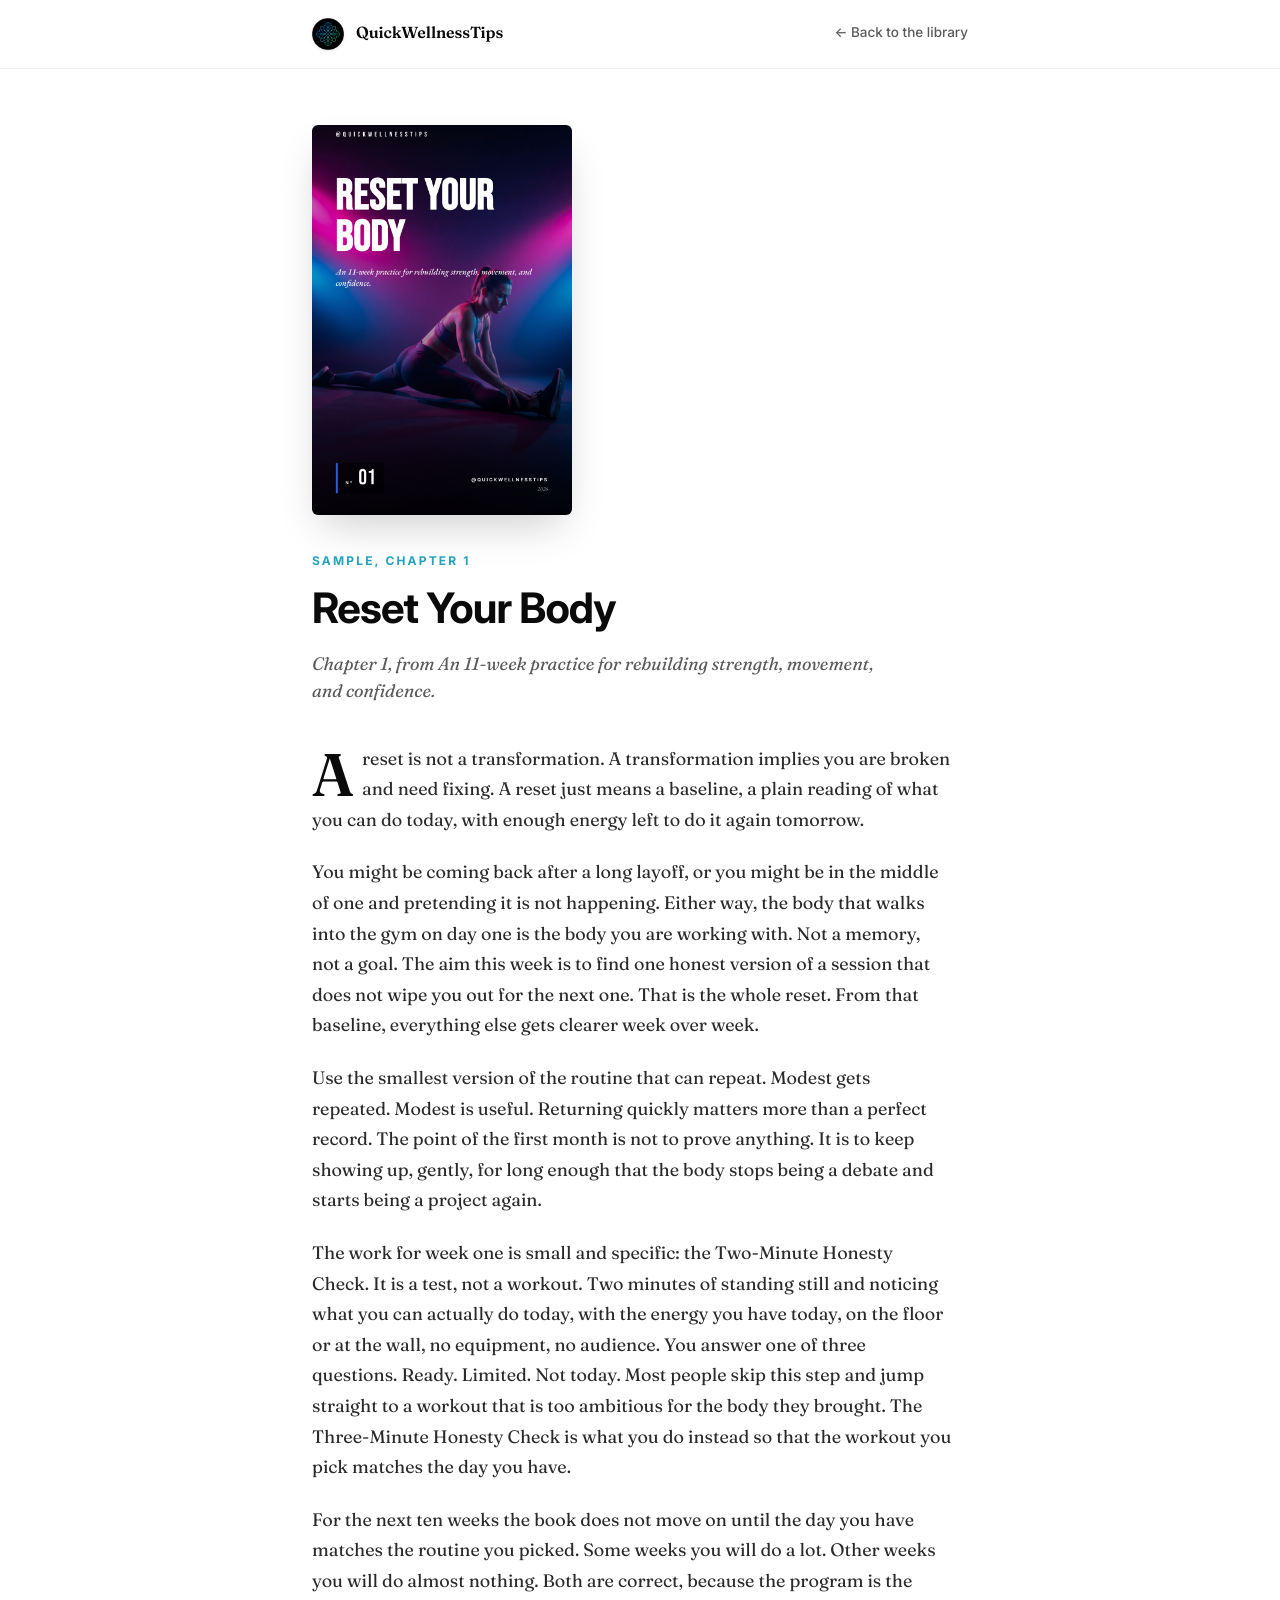
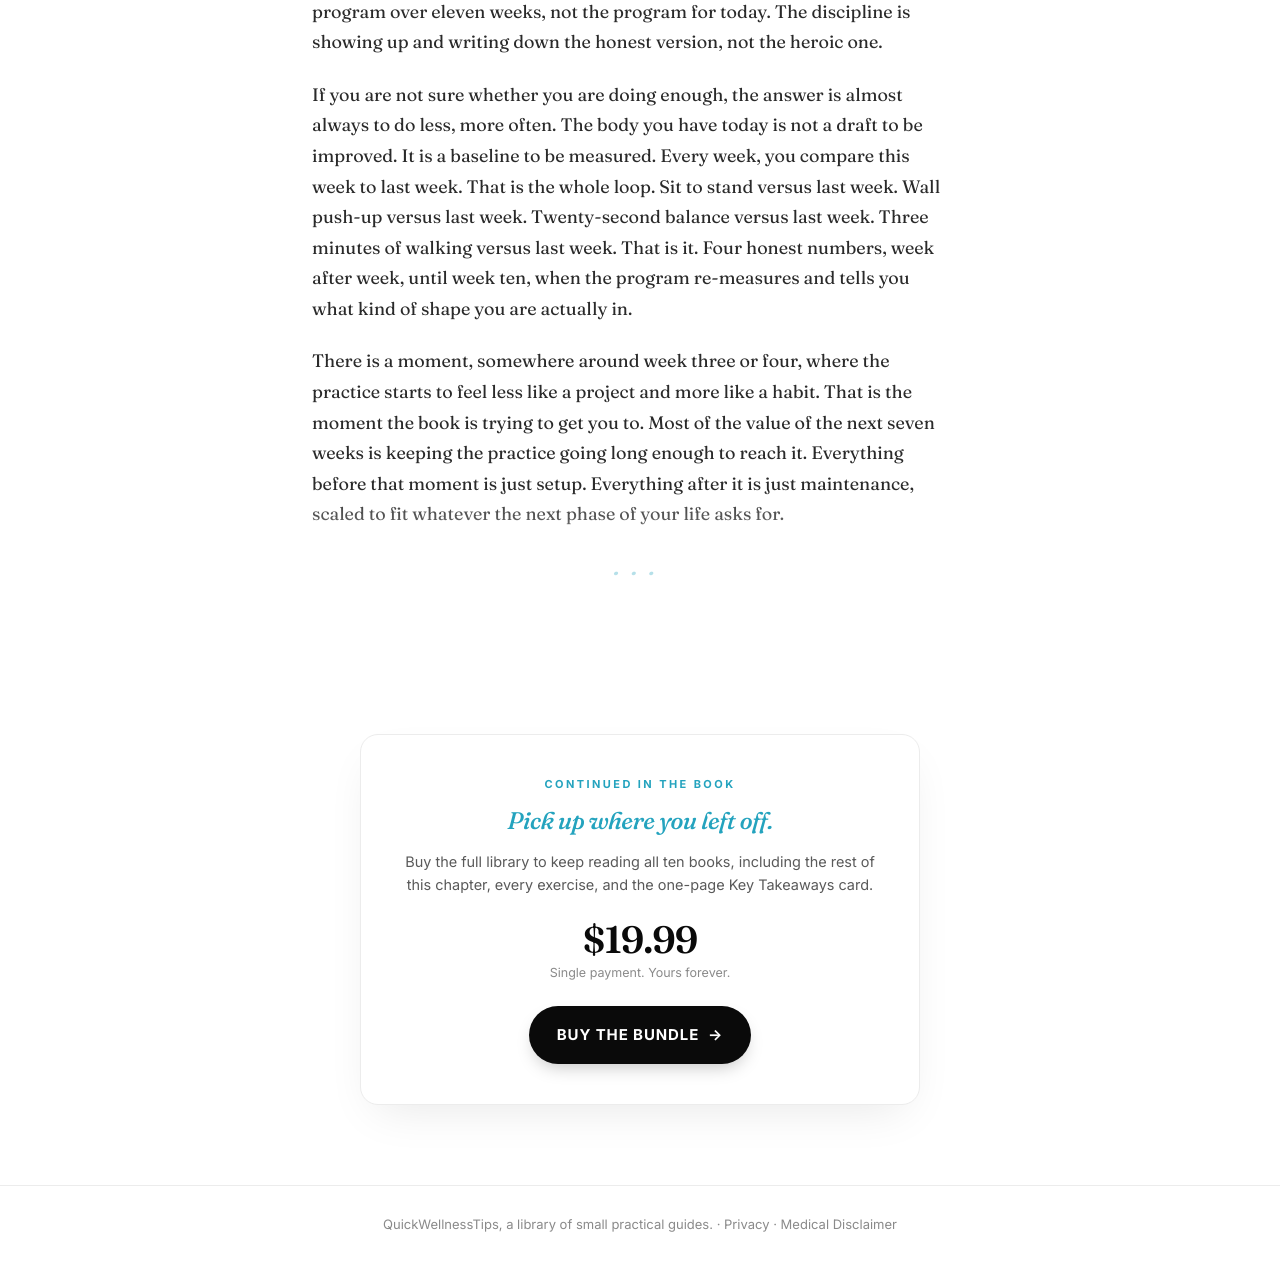
<file: sample.html>
<!DOCTYPE html>
<html lang="en">
<head>
  <meta charset="UTF-8">
  <title id="page-title">Sample Chapter — QuickWellnessTips</title>
  <meta name="viewport" content="width=device-width, initial-scale=1">
  <meta name="description" content="Sample chapter from the QuickWellnessTips Library. Practical guides for the routines that already shape your day.">
  <link rel="preconnect" href="https://fonts.googleapis.com">
  <link rel="preconnect" href="https://fonts.gstatic.com" crossorigin>
  <link href="https://fonts.googleapis.com/css2?family=Inter:wght@400;500;600;700;800&family=Fraunces:ital,opsz,wght@0,9..144,500;0,9..144,600;1,9..144,400;1,9..144,500&display=swap" rel="stylesheet">
  <style>
    :root {
      --paper:      #ffffff;
      --ink:        #0a0a0a;
      --ink-soft:   #2a2a2a;
      --ink-mid:    #5a5a5a;
      --ink-muted:  #8a8a8a;
      --rule:       #ececec;
      --rule-strong:#c8c8c8;
      --accent:     #24A3BE;
      --accent-deep:#1b8499;
      --accent-tint:#e6f4f7;
      --sans:  "Inter", -apple-system, BlinkMacSystemFont, "Helvetica Neue", Arial, sans-serif;
      --serif: "Fraunces", Georgia, "Times New Roman", serif;
    }
    * { box-sizing: border-box; }
    html, body {
      margin: 0; padding: 0; background: var(--paper); color: var(--ink);
      font-family: var(--sans); font-size: 16px; line-height: 1.7;
      -webkit-font-smoothing: antialiased; text-rendering: geometricPrecision;
    }
    a { color: inherit; text-decoration: none; }
    img { max-width: 100%; height: auto; display: block; }
    .wrap { max-width: 720px; margin: 0 auto; padding: 0 32px; }

    /* Topbar = just logo (one-page site has no nav menu) */
    .topbar {
      border-bottom: 1px solid var(--rule);
      padding: 18px 0;
      margin-bottom: 56px;
    }
    .topbar-inner {
      display: flex; align-items: center; justify-content: space-between;
    }
    .brand-mark { display: flex; align-items: center; gap: 12px; }
    .brand-mark img {
      width: 32px; height: 32px;
      filter: drop-shadow(0 1px 2px rgba(0,0,0,0.08));
    }
    .brand-mark .name {
      font-family: var(--serif);
      font-size: 16px; font-weight: 600;
      letter-spacing: -0.005em;
      color: var(--ink);
    }
    .brand-mark .name a { color: inherit; border: 0; }
    .topbar .back {
      font-family: var(--sans);
      font-size: 13.5px; font-weight: 500;
      color: var(--ink-mid);
      border-bottom: 1px solid transparent;
    }
    .topbar .back:hover { color: var(--ink); }

    /* Sample chapter layout */
    .sample { padding-bottom: 80px; }

    /* The cover image — a bit bigger now since it's the visual centerpiece */
    .sample .cover {
      width: 100%;
      max-width: 260px;
      aspect-ratio: 2/3;
      border-radius: 6px;
      overflow: hidden;
      box-shadow: 0 18px 40px -10px rgba(0,0,0,0.20);
      margin: 0 0 36px 0;
    }
    .sample .cover img { width: 100%; height: 100%; object-fit: cover; }

    .sample .chapeau {
      font-family: var(--sans);
      font-size: 12px; font-weight: 700;
      letter-spacing: 0.18em;
      text-transform: uppercase;
      color: var(--accent);
      margin-bottom: 14px;
    }
    .sample h1 {
      font-family: var(--sans);
      font-size: clamp(28px, 3.6vw, 42px);
      line-height: 1.15;
      letter-spacing: -0.022em;
      font-weight: 700;
      margin: 0 0 16px 0;
      color: var(--ink);
    }
    .sample h1 em {
      font-family: var(--serif);
      font-style: italic;
      font-weight: 500;
      color: var(--accent);
    }
    .sample .subtitle {
      font-family: var(--serif);
      font-style: italic;
      font-size: 18px;
      line-height: 1.5;
      color: var(--ink-mid);
      margin: 0 0 40px 0;
      max-width: 580px;
    }

    /* The chapter excerpt — long-form reading typography, designed for ~6-9
       paragraphs (= roughly half a chapter). Drop-cap on first paragraph. */
    .sample .body { margin-top: 0; }
    .sample .body p {
      font-family: var(--serif);
      font-size: 18px;
      line-height: 1.7;
      color: var(--ink-soft);
      margin: 0 0 22px 0;
      max-width: 640px;
    }
    .sample .body p:first-of-type::first-letter {
      font-family: var(--serif);
      font-size: 60px;
      line-height: 0.9;
      float: left;
      padding-right: 8px;
      padding-top: 4px;
      color: var(--ink);
      font-weight: 600;
    }
    .sample .body p em { font-style: italic; color: var(--ink); }
    .sample .body p strong { color: var(--ink); font-weight: 600; }

    /* The "continuation" indicator — after the half-chapter body, we fade
       the rest out and put a row of "..." dots over the upsell. Communicates
       "this is cut off, the rest is in the book" without sounding desperate. */
    .sample .continuation {
      text-align: center;
      margin: 18px 0 -10px 0;
      font-family: var(--serif);
      font-style: italic;
      font-size: 28px;
      line-height: 1;
      color: var(--accent);
      letter-spacing: 0.4em;
      /* Each "..." character is a separate span with a soft cascade */
    }
    .sample .continuation .dot {
      display: inline-block;
      animation: dots-pulse 2.4s ease-in-out infinite;
    }
    .sample .continuation .dot:nth-child(2) { animation-delay: 0.3s; }
    .sample .continuation .dot:nth-child(3) { animation-delay: 0.6s; }
    @keyframes dots-pulse {
      0%, 60%, 100% { opacity: 0.30; }
      30%           { opacity: 1.00; }
    }

    /* The fade-out behind the upsell card */
    .sample .fader {
      position: relative;
      margin-top: -90px;
      height: 220px;
      background: linear-gradient(180deg, rgba(255,255,255,0) 0%, rgba(255,255,255,0.7) 40%, var(--paper) 100%);
      pointer-events: none;
    }

    /* The big upsell card — cleaner than the previous version */
    .upsell {
      border: 1px solid var(--rule);
      border-radius: 18px;
      padding: 40px 32px;
      background: #ffffff;
      box-shadow: 0 18px 48px -16px rgba(0,0,0,0.10);
      max-width: 560px;
      margin: 0 auto;
      text-align: center;
    }
    .upsell .eyebrow {
      font-family: var(--sans);
      font-size: 11px; font-weight: 700;
      letter-spacing: 0.22em;
      text-transform: uppercase;
      color: var(--accent);
      margin-bottom: 14px;
    }
    .upsell h2 {
      font-family: var(--serif);
      font-size: 24px;
      line-height: 1.2;
      letter-spacing: -0.018em;
      font-weight: 600;
      color: var(--ink);
      margin: 0 0 14px 0;
    }
    .upsell h2 em {
      font-style: italic;
      color: var(--accent);
    }
    .upsell p {
      font-family: var(--sans);
      font-size: 14.5px;
      line-height: 1.6;
      color: var(--ink-mid);
      margin: 0 0 24px 0;
    }
    .upsell .price {
      font-family: var(--serif);
      font-size: 38px;
      font-weight: 600;
      letter-spacing: -0.025em;
      color: var(--ink);
      line-height: 1;
      margin-bottom: 4px;
    }
    .upsell .price-meta {
      font-family: var(--sans);
      font-size: 12.5px;
      color: var(--ink-muted);
      margin-bottom: 22px;
    }
    .upsell .buy-btn {
      display: inline-flex; align-items: center; justify-content: center;
      gap: 8px;
      background: var(--ink);
      color: #ffffff;
      font-family: var(--sans);
      font-size: 15px;
      font-weight: 700;
      letter-spacing: 0.06em;
      text-transform: uppercase;
      padding: 16px 28px;
      border-radius: 999px;
      transition: background .2s ease, transform .15s ease;
      box-shadow: 0 8px 18px -6px rgba(0,0,0,0.25);
    }
    .upsell .buy-btn:hover {
      background: var(--accent);
      transform: translateY(-1px);
    }

    .sample-fallback {
      text-align: center;
      padding: 80px 0;
      color: var(--ink-muted);
    }

    footer {
      padding: 28px 0;
      border-top: 1px solid var(--rule);
      color: var(--ink-muted);
      font-size: 13px;
      text-align: center;
    }
  </style>
</head>
<body>

  <header class="topbar">
    <div class="wrap topbar-inner">
      <div class="brand-mark">
        <img src="bundle/qwt-logo-200.png" alt="">
        <span class="name"><a href="index.html">QuickWellnessTips</a></span>
      </div>
      <a class="back" href="index.html">&larr; Back to the library</a>
    </div>
  </header>

  <main class="sample wrap" id="sample-root">
    <!-- populated by sample.js based on ?slug= query string -->
  </main>

  <footer>
    QuickWellnessTips, a library of small practical guides. &middot;
    <a href="privacy.html">Privacy</a> &middot;
    <a href="disclaimer.html">Medical Disclaimer</a>
  </footer>

  <script>
    /* =============================================================
       Sample-chapter database. Each book = title, kicker, and
       ~6-9 paragraphs of cleaned body copy from the actual rendered
       books (~half a chapter). The last paragraph always "breaks"
       mid-beat so the page can fade out at a satisfying cliffhanger.

       Style of writing: warm, second-person, plain language, no
       em-dashes, no fake people, one method per book. Matches the
       actual rendered output of the 10 PDFs.
       ============================================================= */
    var SAMPLES = {
      'reset-your-body': {
        title: 'Reset Your Body',
        n: '01',
        kicker: 'Chapter 1, from An 11-week practice for rebuilding strength, movement, and confidence.',
        body: [
          'A reset is not a transformation. A transformation implies you are broken and need fixing. A reset just means a baseline, a plain reading of what you can do today, with enough energy left to do it again tomorrow.',
          'You might be coming back after a long layoff, or you might be in the middle of one and pretending it is not happening. Either way, the body that walks into the gym on day one is the body you are working with. Not a memory, not a goal. The aim this week is to find one honest version of a session that does not wipe you out for the next one. That is the whole reset. From that baseline, everything else gets clearer week over week.',
          'Use the smallest version of the routine that can repeat. Modest gets repeated. Modest is useful. Returning quickly matters more than a perfect record. The point of the first month is not to prove anything. It is to keep showing up, gently, for long enough that the body stops being a debate and starts being a project again.',
          'The work for week one is small and specific: the Two-Minute Honesty Check. It is a test, not a workout. Two minutes of standing still and noticing what you can actually do today, with the energy you have today, on the floor or at the wall, no equipment, no audience. You answer one of three questions. Ready. Limited. Not today. Most people skip this step and jump straight to a workout that is too ambitious for the body they brought. The Three-Minute Honesty Check is what you do instead so that the workout you pick matches the day you have.',
          'For the next ten weeks the book does not move on until the day you have matches the routine you picked. Some weeks you will do a lot. Other weeks you will do almost nothing. Both are correct, because the program is the program over eleven weeks, not the program for today. The discipline is showing up and writing down the honest version, not the heroic one.',
          'If you are not sure whether you are doing enough, the answer is almost always to do less, more often. The body you have today is not a draft to be improved. It is a baseline to be measured. Every week, you compare this week to last week. That is the whole loop. Sit to stand versus last week. Wall push-up versus last week. Twenty-second balance versus last week. Three minutes of walking versus last week. That is it. Four honest numbers, week after week, until week ten, when the program re-measures and tells you what kind of shape you are actually in.',
          'There is a moment, somewhere around week three or four, where the practice starts to feel less like a project and more like a habit. That is the moment the book is trying to get you to. Most of the value of the next seven weeks is keeping the practice going long enough to reach it. Everything before that moment is just setup. Everything after it is just maintenance, scaled to fit whatever the next phase of your life asks for.'
        ],
      },
      'build-your-discipline': {
        title: 'Build Your Discipline',
        n: '02',
        kicker: 'Chapter 1, on habits that survive a bad week.',
        body: [
          'Discipline is what happens when motivation leaves the room. A routine that only works on days you feel like yourself is not a routine. It is a mood.',
          'The most reliable way to build something you can actually keep is to make it small enough that the worst day of the year does not break it. Not the great day. The worst one. The day your kid is sick, or you traveled for work, or you slept four hours and a meeting ran over. If the routine can survive that day, it can survive most days. If it cannot, no amount of willpower will rescue it for long.',
          'This is why the first move is to pick the smallest version that can actually repeat. Two minutes on the mat. Five minutes of writing. One page of the book. The work is to choose something you can finish on the worst day, then to do it.',
          'Every routine in this book is built around the same skeleton. A cue, a routine, a reward. The cue is what triggers the habit. The routine is what you actually do. The reward is what closes the loop and makes your brain want to do it again tomorrow. Most habits break because one of those three is set up wrong. Usually it is the routine. It is sized to the day you imagine having, not the day you actually had.',
          'The first chapter also says something the rest of the book keeps coming back to. Discipline is not a personality trait. It is not something you have or do not have. It is a skill you practice, the same way you practice anything else. The way you get better is to set up the smallest possible version of the thing you want to do, do it daily, and stop negotiating with yourself about whether today counts. Today counts. Tomorrow counts. The week you skip does not have to be a referendum on who you are.',
          'There is a calibration moment, somewhere around week two or three, when you start to feel a slight pull when the cue arrives. Not motivation. Pull. The pull of the routine asking to be done because yesterday you did it and the day before that and the day before that. That pull is what your brain builds when it has a thing it can predict. It is the resource you are trying to grow. The book is just the first ten weeks of building it.',
          'By the end of the ten-chapter arc you have a routine that runs when motivation is gone, when energy is gone, when the cue is gone, when the room is gone. That is what discipline is for. Everything else is decoration.'
        ],
      },
      'calm-your-mind': {
        title: 'Calm Your Mind',
        n: '03',
        kicker: 'Chapter 1, on noticing anxious thoughts without arguing with them.',
        body: [
          'Calm is not the absence of anxiety. Calm is what happens after you stop trying to argue with it.',
          'Most of the trouble with anxious thinking is not the thoughts themselves. It is the argument we run with them. The thought arrives, and we immediately try to push it out, fix it, prove it wrong, or argue it into submission. That second activity, the argument, is what makes the thought loud. The argument is the amplifier. Without it, the thought tends to pass the way a car passes a house. You notice it, then it is gone.',
          'The practice below is short and unglamorous for a reason. It works because it does not try to win. It just teaches you to notice, name what is happening, and return. Repeat that enough times and the thoughts lose their grip. Not because you defeated them. Because you stopped feeding them.',
          'In the first session, sit somewhere you can be still for two minutes. Not in silence, just still. Set a timer. Notice the breath. Notice the thoughts. Most people notice the thoughts first. That is normal. The exercise is not to clear the mind. The exercise is to notice the thought, name it, then come back to the breath.',
          'Most people who try this for a week report the same thing. The thoughts did not change. Their relationship to the thoughts did. They became the person having anxious thoughts, rather than the anxious person having thoughts. That is the entire shift. The thoughts keep coming. You stop believing they mean what they feel like they mean.',
          'The point of chapter one is not to make you calm. It is to show you the shape of the argument you keep having, so that in the rest of the book you can recognize it when it shows up in a bigger form. The next breath anchor. The what-if loop. The body scanning. They are all versions of the same thing. Stop arguing. Notice. Return.',
          'By the end of chapter one, you will not be relaxed. You will be the kind of person who can sit with anxiety and not try to win. That is not the goal of the book. That is the floor of it.'
        ],
      },
      'steady-your-day': {
        title: 'Steady Your Day',
        n: '04',
        kicker: 'Chapter 1, on designing a morning you can keep.',
        body: [
          'A steady day is not a perfect day. It is a day whose edges you decided the night before.',
          'Most days go sideways in the first hour. Not because the day is hard, but because nothing was chosen. The morning drifts. The first decision becomes whichever notification lights up the phone first. By nine in the morning, the day is already someone else is design. The fix is small. Pick three things the night before. Not twelve. Three. One must-do, one should-do, one want-to-do. Write them down on paper, not on the phone. The act of writing is half of the win. The next morning, you will not be deciding what to do. You will already know.',
          'By the time the second chapter ends you have a routine for the night before, a routine for the morning, a midday reset, an evening closer, and a weekly review. None of them are heroic. All of them are repeatable on the worst day of the year. The book is built around that constraint. Every recommendation has been pressure-tested against the day the alarm does not go off, the day the project explodes, the day your kid is sick. If it does not work on that day, it is not in the book.',
          'The transitions are where most days go wrong. The walk from the desk to the kitchen. The hour between putting the kids to bed and going to sleep. The moment between closing a meeting and starting the next one. The book treats these as small rooms to design, instead of gaps to fill. Each transition gets the same treatment. A breath, a sentence, a glance. Three seconds. That is the entire input.',
          'The point of the midday reset is not to feel better. It is to notice whether the spiral has started. The spiral has a tell. It starts when you stop noticing what you were doing two minutes ago. The reset is a check-in. If you are working, keep working. If you are reacting, switch. The whole thing takes less time than writing this paragraph. Most days you do not need it. The days you do need it, you need it a lot. So you practice it small and often.',
          'There is a moment, around week three, where the small rituals stop feeling added on. They start feeling like part of the room. You make the tea in the morning and the notebook comes out without you deciding. You walk past the kitchen and the transition gets honored without you deciding. That is what the book is after. Not discipline. Familiarity.',
          'By chapter ten you have a quiet version of every part of the day. The morning is chosen. The transitions are honored. The evening is closed out. The week is reviewed. None of it is impressive. All of it is repeatable. That is the whole program.'
        ],
      },
      'heal-naturally': {
        title: 'Heal Naturally',
        n: '05',
        kicker: 'Chapter 1, on how the body remembers stress.',
        body: [
          'Your body is part of the system. It does not just carry you through the day. It keeps the score.',
          'When you sit in traffic and clench your jaw, when you swallow a sentence you meant to say, when you sleep six hours and call it fine, the body keeps a record. The record is not a thought. It is the shoulder that locks up, the shallow breath, the three in the morning wake. Most of the time, you cannot think your way out of it. The body does not speak in sentences. It speaks in tension.',
          'Working with it is not complicated, but it is unfamiliar. Slow breath. Long exhales. A walk without the phone. Eight minutes of doing nothing. Anything that lets the nervous system read the room as safer than the head thinks it is. These are not wellness activities. They are maintenance on the system that holds the rest of your life.',
          'The first chapter is the breath chapter. Not because breath is the answer to everything, but because it is the only lever you can reach in the middle of any other thing. Sitting in a meeting. Standing in line. Waking up at three. You always have breath. The book teaches you to use it deliberately, then to stop using it deliberately, then to use it again next time.',
          'What the breath does, when it works, is give the nervous system a different message than the one it has been receiving. The body was getting news that it was unsafe. The long exhale is the news that it can stand down. You do not have to believe it. The body will believe it for you if you let the exhale run longer than the inhale, ten or twelve times in a row. That is what resets the dial.',
          'There is a chapter on fear later in the book. By the time you reach it, the breath practice should be in your body, so the chapter on fear is mostly about recognizing the difference between the worry you can think about and the fear that lives in your shoulders. Same tool for both. Most people use the breath for the second without realizing they need it for the first.',
          'By chapter ten, the book has not made you new. It has helped the body you already have become the one you were trying to remember. That is most of what healing is, for most people. Less arguing with what shows up. More space for what is already trying to happen.'
        ],
      },
      'sleep-like-you-mean-it': {
        title: 'Sleep Like You Mean It',
        n: '06',
        kicker: 'Chapter 1, on why you should stop trying to force sleep.',
        body: [
          'You cannot fall asleep by trying harder. You fall asleep by removing what is in the way.',
          'Trying harder to sleep is one of the worst strategies humans have invented. The harder you try, the more awake you get. Sleep is not a finish line to cross. It is a state the body falls into when it stops bracing for impact. Bracing looks like trying. Stopping the bracing looks like giving up. They feel the same in the moment but have opposite effects on the body.',
          'The single most useful thing you can do this week is pick one realistic wake-up time and hold it for seven days, no matter what. Same time, every day, including weekends. That is not a sleep hack. That is the only lever that actually moves the needle on adult sleep. The fix is in the morning. It is also the part nobody wants to do, which is exactly why it works.',
          'Once the wake time is fixed, the second move is the inverse. Build the most boring thirty minutes you can invent for the hour before sleep. Light off. Phone in another room. Page, not scroll. Glass of water in the kitchen, not wine. Most of what passes for evening entertainment is paid for in lost sleep, and the bill is hidden.',
          'The chapter on sleep drive is the core of the book. Sleep pressure builds with time awake and dissipates with time asleep. The whole day is a balance between the two. Most adults have lost the rhythm because the day has no real pressure shape and the night has no real permission to end. Everything else in the book is reshaping one or the other. The morning sharpens the next day is pressure. The evening is the next day is permission to stop.',
          'You will know the program is working when you start to feel sleepy within twenty minutes of getting into bed. Most adults have lost that signal because they have spent so long trying to get sleepy that they cannot recognize it. The book is mostly about getting out of the way of the signal you already have.',
          'There is a chapter on waking at three. By the time you reach it you will already have the wake-time story and the evening story in place. What is left for chapter nine is the mid-night case. Same tools. Different timing. Most people who solve it report that the thing that helped was not any new technique but having stopped arguing with the wake-up. The body stopped thinking it was an emergency. That is the milestone the book is after.'
        ],
      },
      'eat-without-thinking-about-it': {
        title: 'Eat Without Thinking About It',
        n: '07',
        kicker: 'Chapter 1, on stopping dieting by changing the goal.',
        body: [
          'You do not have a willpower problem. You have a goal problem. The current goal is set up to fail.',
          'Most eating advice treats every meal like a quiz you have to pass. A meal can earn a green checkmark, or a red one. A day can be clean or dirty. A weekend can wash out a week. Most people trying to eat better end up with a score they cannot stop checking, and a body that has learned to dread what they used to enjoy. That is the loop the book is trying to get out of. Not by trying harder. By setting a different goal.',
          'The goal the book suggests is not clean eating. The goal is to eat with your body instead of your schedule. Eating with your body means eating when you are hungry, stopping when you are not, and not making it a moral event either way. The interesting thing about that goal is that it does not require willpower. It requires attention. Most people can pay attention. Most people cannot win an argument with a chip.',
          'The first chapter is mostly about the difference between hunger, appetite, and craving. They feel similar. They are not similar. Hunger is your body reporting an energy deficit. Appetite is your brain noticing food is around. Craving is your nervous system looking for a quick fix. Each one has a different fix. Hunger gets food. Appetite gets a pause. Craving gets a delay.',
          'The pause is the tool the book keeps coming back to. Before every meal, before every snack, before every second helping, pause. Notice what is happening. Ask what you actually need. The pause does not have to be long. Ten seconds. Long enough to break the autopilot. The autopilot is what most of the trouble is.',
          'There is a chapter on weekends later in the book. By the time you reach it, the pause is already a habit you do without deciding. The weekend problem becomes a different problem. Not how to eat clean on Saturday. How to notice what you are reaching for, why, and whether the answer is the food or something else.',
          'By chapter ten, the project is small. The book is not trying to invent a new you. It is trying to lower the cost of the small decisions you already make, three times a day, so the question of what to eat stops feeling like a referendum on the kind of person you are. That is the goal. Most of the rest is on the way there.'
        ],
      },
      'money-without-the-drama': {
        title: 'Money, Without the Drama',
        n: '08',
        kicker: 'Chapter 1, on noticing your money anxiety loop.',
        body: [
          'Most money problems are not math problems. They are anxiety problems wearing a calculator.',
          'A bill arrives. You do not open it for three weeks. The bill has not changed, but the dread has. By the time you open it, the amount feels worse than it is, because it carries three weeks of guilt on top. Your nervous system has been rehearsing the worst version the whole time. This is what most money anxiety actually is. Not the number. The waiting.',
          'The first move is the smallest one. Open the mail. Look at the number. Tell the truth about it. Most of the time, the situation was thirty percent as bad as the dread. The rest of the book is about how to keep doing that without burning out. Because once you start looking, more arrives, and the looking becomes its own job unless you have a system.',
          'That system is what chapter two introduces. The values-first money identity. You do not start with a budget. You start with a sentence. Mine is something like, I am a person who pays attention to small recurring charges and saves a percentage of every deposit without negotiating about it. That sentence does not have to be perfect. It has to be yours. Once you have it, the rest of the book is just behavior aligned to the sentence.',
          'The chapter on tiny actions is the heart of the program. Most personal finance advice lives at the scale of annual salaries and percentages. The book lives at the scale of five-minute money actions. One category per week to look at. One subscription to renegotiate. One transfer to schedule. Small enough that you cannot talk yourself out of it on a busy day. Large enough that, repeated, they change the shape of the year.',
          'There is a chapter on debt later. By the time you reach it, you will already know which purchases in the last twelve months were values-aligned and which were not. You will not be motivated by shame. You will be motivated by the picture, which is calmer than the picture you were carrying.',
          'By chapter ten, the project is small. The book is not trying to make you rich. It is trying to get the dread out of the picture, get the truth into the picture, and replace the high-drama money habits with low-drama ones that still move the right direction over a year. Most of the rest is on the way there.'
        ],
      },
      'talk-so-people-listen': {
        title: 'Talk So People Listen',
        n: '09',
        kicker: 'Chapter 1, on the hard-conversation map.',
        body: [
          'Hard conversations do not fail because of what you say. They fail because of when and how you say it.',
          'There is a moment, usually a few seconds long, where a hard conversation either takes hold or falls apart. It is the moment right after you have said the observation, the part where you wait for the other person to respond. People who win hard conversations have learned to wait in that moment without filling it. People who lose them usually fill it.',
          'The wait is doing three things at once. It gives the other person room to absorb what was said. It signals that you are not just dumping on them and leaving. And it creates space for them to tell you the part you did not know. Most hard conversations fail because someone fills that gap before it can do any of those three things. The conversation was lost the moment they filled it.',
          'The hard-conversation map is the second chapter. It looks like a recipe you would not expect on a meditation practice. Permission sentence. Observation, not verdict. Two-track message, impact plus request. Reparation if you get it wrong. The whole thing fits on a single page. The reason it fits on one page is that it is mostly restraint. Say less. Wait longer. Notice what is happening.',
          'Most of the book is teaching when to have the conversation. That sounds backwards, but it is the part people skip. They have the conversation when the feelings are loud, when the room is wrong, when the day has been long. Of course it goes badly. Chapter three is the timing chapter. The one conviction: ninety percent of hard-conversation failure is a timing failure first. Pick the right moment and the conversation is half done.',
          'There is a chapter on repair later. By the time you reach it, you will have a small library of conversations you did not handle well, because everyone does. The chapter is not about how to undo those. It is about how to acknowledge them, cleanly, without dragging the past back in. Most repairs that go wrong go wrong because the repair tries to be longer than the original rupture. Short, sincere, no extras.',
          'By chapter ten, the project is small. The book is not trying to make you fearless. It is trying to give you a way to have the conversations that matter, in a way you can stand behind the next day. That is the whole aim. The rest is on the way there.'
        ],
      },
      'build-real-confidence': {
        title: 'Build Real Confidence',
        n: '10',
        kicker: 'Chapter 1, on why confidence is a skill, not a mood.',
        body: [
          'Confidence is not a feeling you wait for. It is a side effect of repeated evidence that you keep choosing to ignore.',
          'Most people treat confidence like weather. It shows up some days, it is gone on others, and there is not much you can do about it. That framing is expensive because it leaves you completely at the mercy of the day you happen to be having. It also makes the goal unreachable, since waiting for a feeling does not produce the feeling. There is a different theory, much more useful.',
          'Confidence is what you have when the story your brain tells you about yourself is mostly accurate. Most of the time, the story is not accurate. It is either worse than the evidence supports, because you are tired or scared, or better than the evidence supports, because you just had a small win and the brain has not caught up. The book teaches you to update the story, on purpose, with evidence you can defend when the bad day comes back. That update is most of what real confidence is.',
          'The first chapter is mostly about spotting your confidence story in real time. The story is in your body before it is in your thoughts. Shoulders up or down. Stomach tight or loose. Whether you finish sentences or trail off into nothing. The signals are louder than the words. Most people have not been taught to read them. The chapter is short. The practice it teaches you lasts the rest of the book.',
          'Confidence is also a story you tell about the future. Most people tell one of two stories. Either, things will probably go fine, which is brittle, or, things have gone fine before and they will again, which is the one you want. The chapter on building evidence is mostly about collecting enough small wins that you can defend the second story out loud, even on a day you do not feel like defending anything.',
          'There is a chapter on confidence under stress later in the book. By the time you reach it you will have the micro-competence practice already in place, which is what the body uses when the day goes sideways. The chapter is mostly about noticing which version of yourself shows up under load, and training the version you want to show up.',
          'By chapter ten, the project is small. The book is not trying to make you the loudest person in the room. It is trying to give you a way to update the story on purpose, with evidence you trust, so that on the worst day you still recognize yourself. That is the goal. The rest is on the way there.'
        ],
      },
    };

    /* =============================================================
       Read ?slug= from the URL and render the matching sample.
       Renders ~half a chapter + animated "..." continuation + an
       upsell card with the buy-now link.
       ============================================================= */
    (function () {
      var params = new URLSearchParams(window.location.search);
      var slug = params.get('slug') || 'reset-your-body';
      var data = SAMPLES[slug];
      var root = document.getElementById('sample-root');
      document.getElementById('page-title').textContent =
        (data ? data.title : 'Sample') + ' — QuickWellnessTips';

      if (!data) {
        root.innerHTML = '<div class="sample-fallback">Unknown sample. <a href="index.html">&larr; Back to the library</a></div>';
        return;
      }

      var html = [
        '<div class="cover">',
          '<img src="bundle/' + slug + '-cover.jpeg" alt="' + escape(data.title) + '">',
        '</div>',
        '<div class="chapeau">Sample, Chapter 1</div>',
        '<h1>', escape(data.title), '</h1>',
        '<p class="subtitle">', escape(data.kicker), '</p>',
        '<div class="body">'
      ].join('');
      for (var i = 0; i < data.body.length; i++) {
        html += '<p>' + escape(data.body[i]) + '</p>';
      }
      html += '</div>';

      // The "..." continuation dots. Animated cascade so it feels alive.
      html += '<div class="continuation"><span class="dot">.</span><span class="dot">.</span><span class="dot">.</span></div>';

      // Fade-out behind the upsell card.
      html += '<div class="fader"></div>';

      // The big upsell card.
      html += '<div class="upsell" style="margin-top: 24px;">';
      html +=   '<div class="eyebrow">Continued in the book</div>';
      html +=   '<h2><em style="font-family:var(--serif); font-style:italic; color:var(--accent); font-weight:500;">Pick up where you left off.</em></h2>';
      html +=   '<p>Buy the full library to keep reading all ten books, including the rest of this chapter, every exercise, and the one-page Key Takeaways card.</p>';
      html +=   '<div class="price" id="upsell-price">$19.99</div>';
      html +=   '<div class="price-meta">Single payment. Yours forever.</div>';
      html +=   '<a class="buy-btn" id="upsell-btn" href="#" target="_blank" rel="noopener">Buy the bundle &nbsp;&rarr;</a>';
      html += '</div>';

      root.innerHTML = html;

      // Bind the buy button to the live buy-now.json source (same as index).
      fetch('buy-now.json', {cache: 'no-store'})
        .then(function (r) { return r.ok ? r.json() : null; })
        .then(function (cfg) {
          if (!cfg) return;
          if (cfg.beacons_url) document.getElementById('upsell-btn').href = cfg.beacons_url;
          if (cfg.price) document.getElementById('upsell-price').textContent = cfg.price;
        });
    })();

    function escape(s) {
      return String(s == null ? '' : s)
        .replace(/&/g, '&amp;').replace(/</g, '&lt;').replace(/>/g, '&gt;')
        .replace(/"/g, '&quot;').replace(/'/g, '&#39;');
    }
  </script>
</body>
</html>
</file>
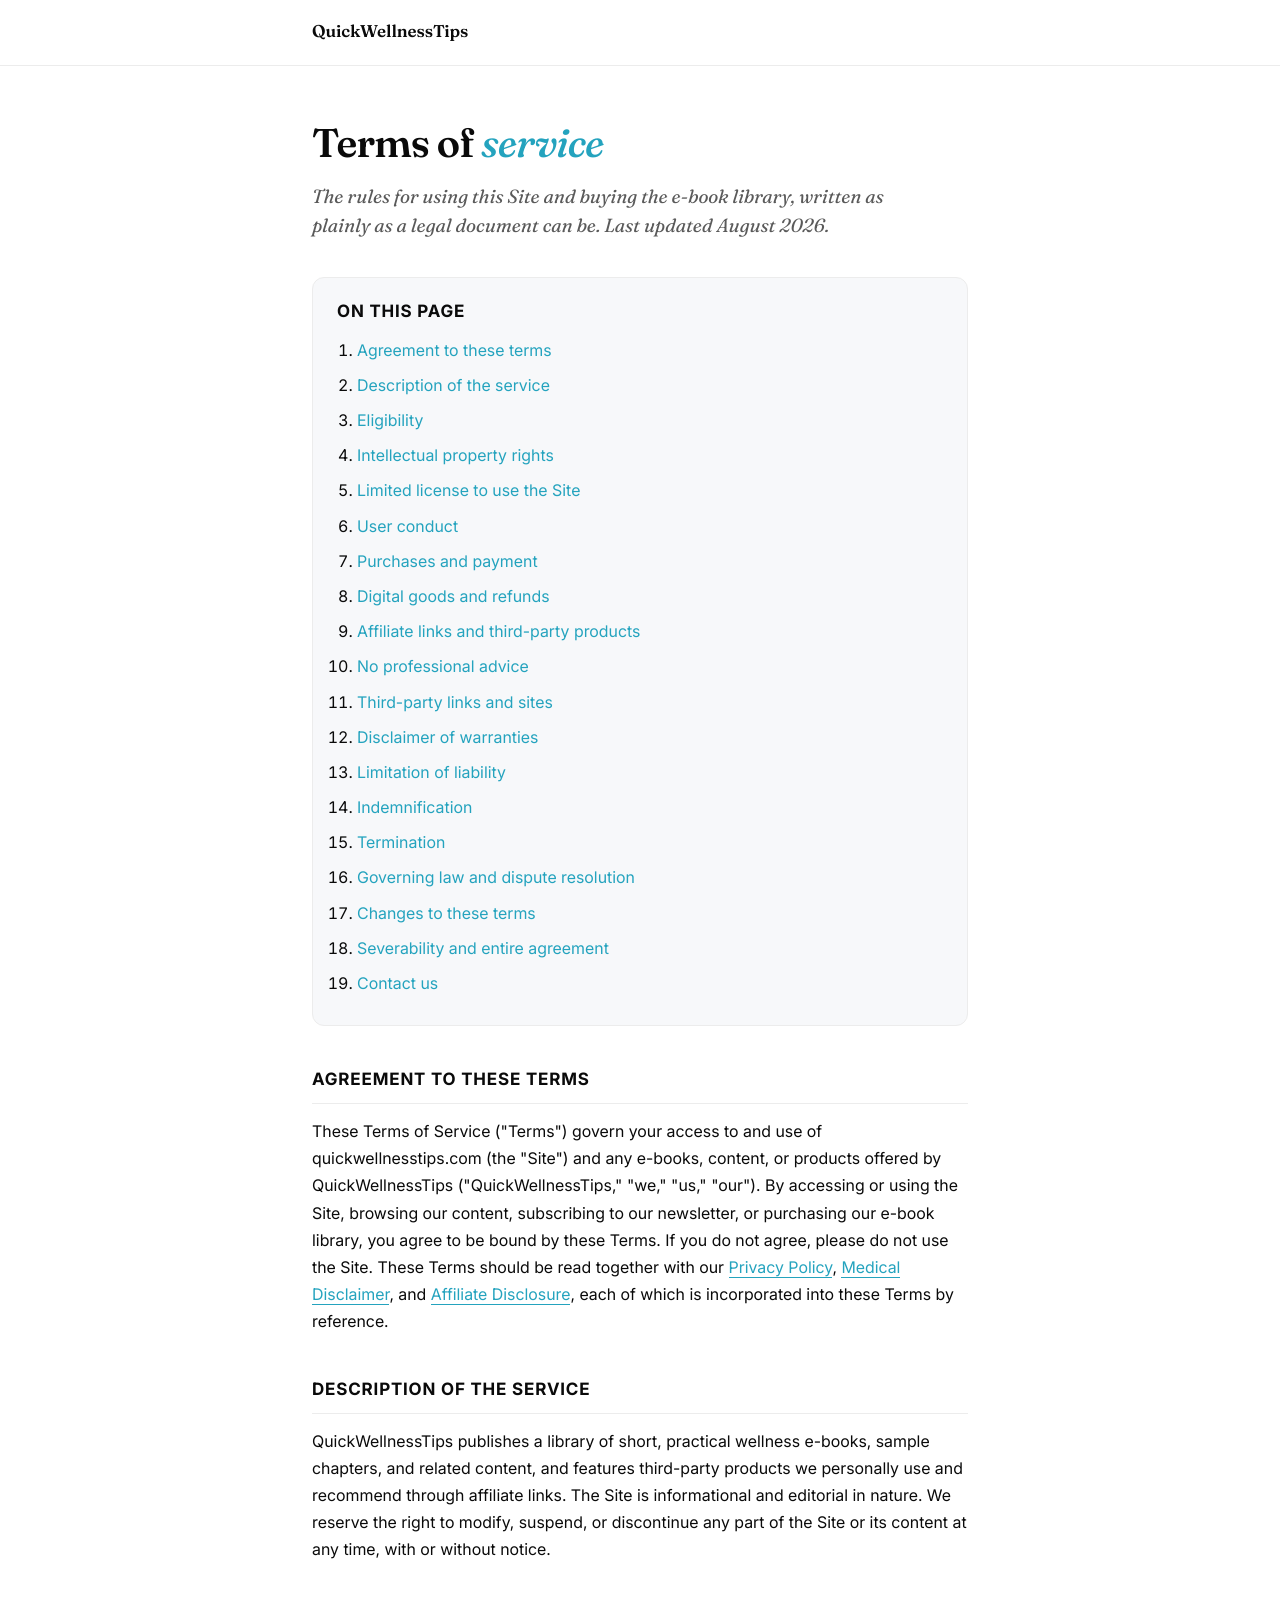
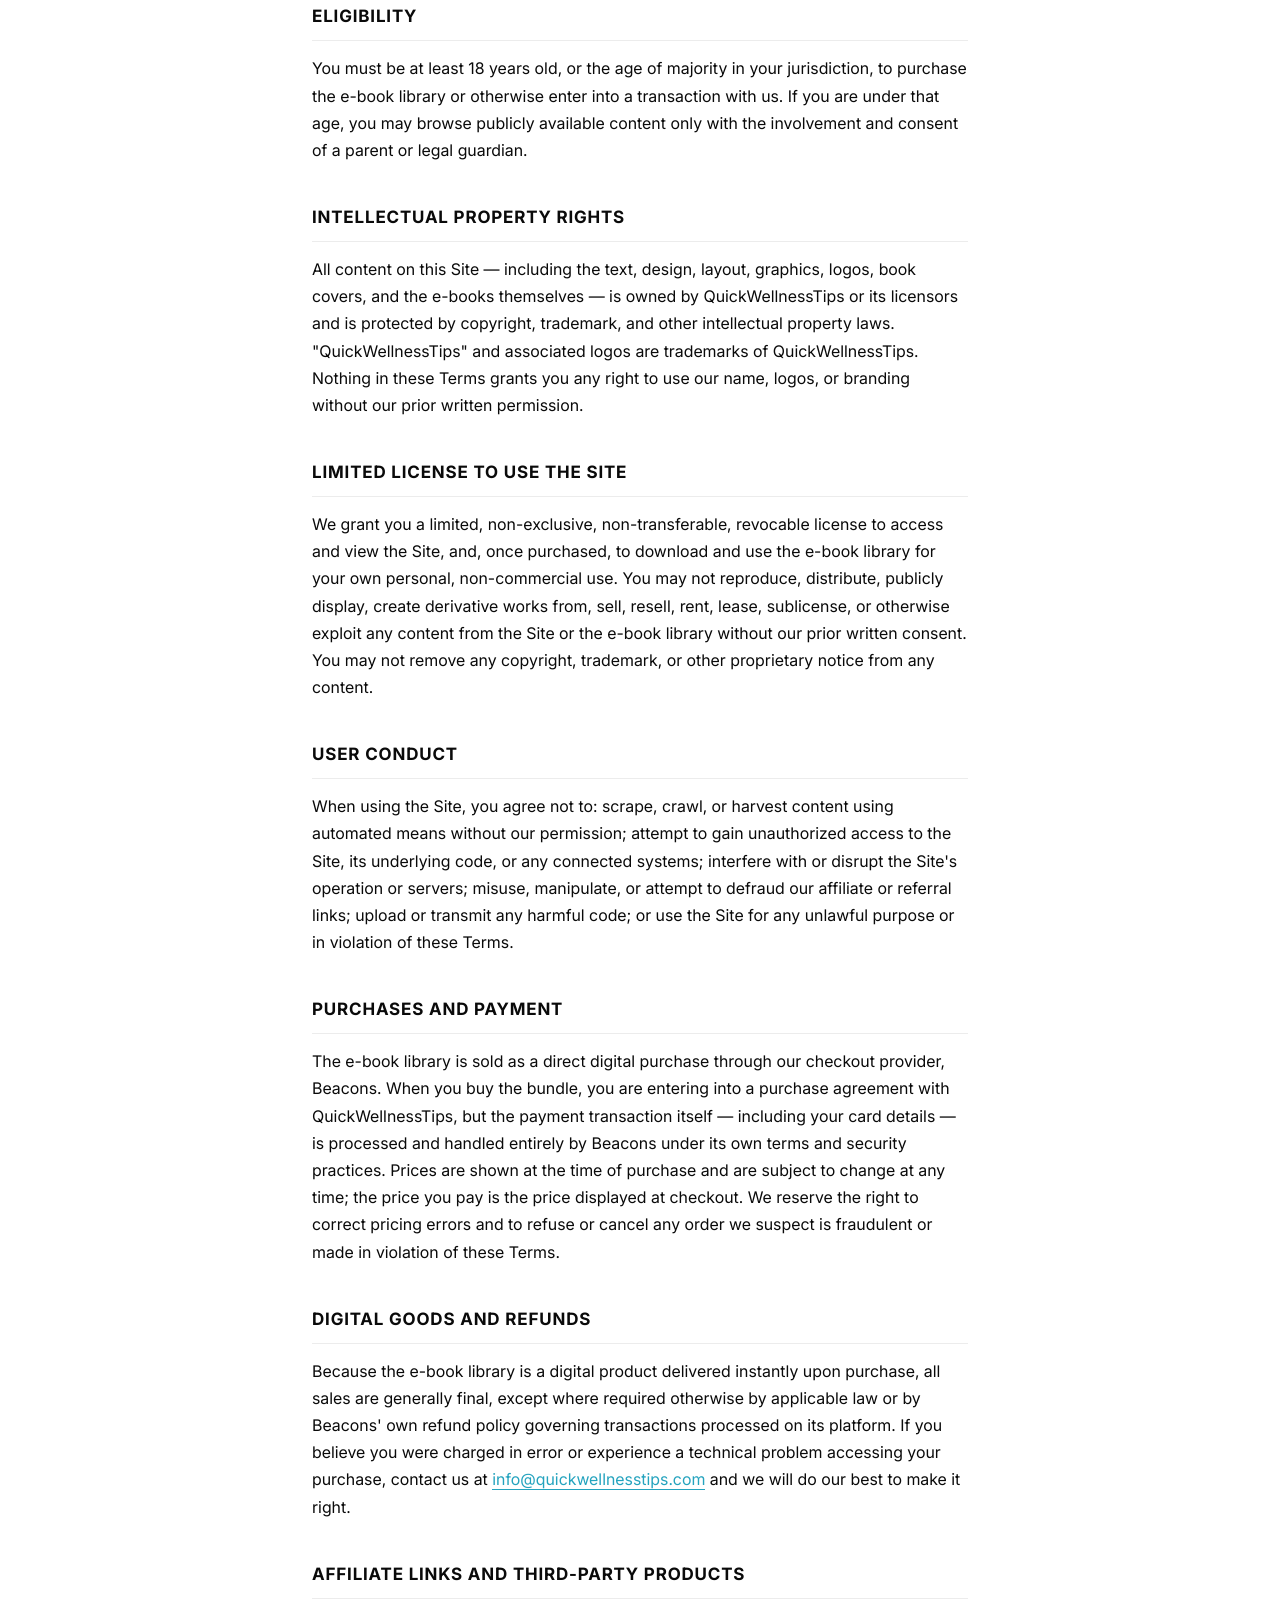
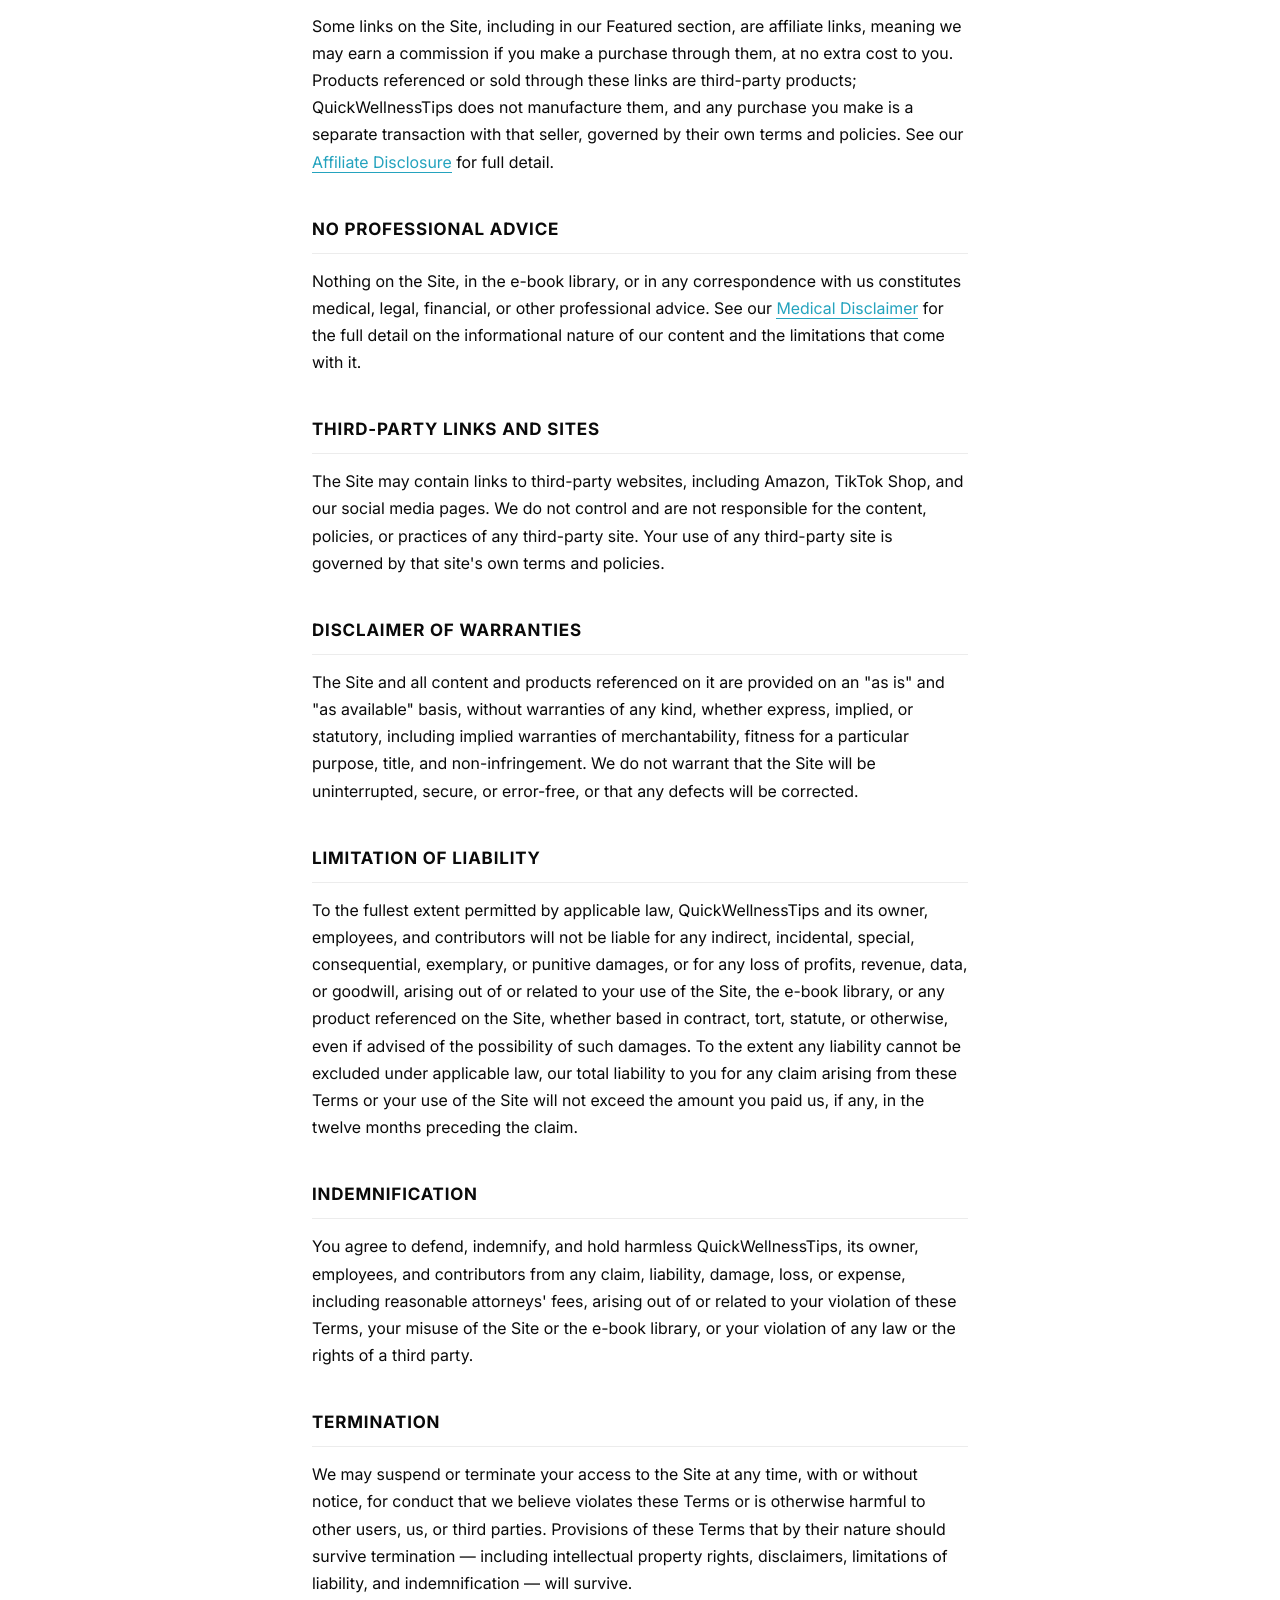
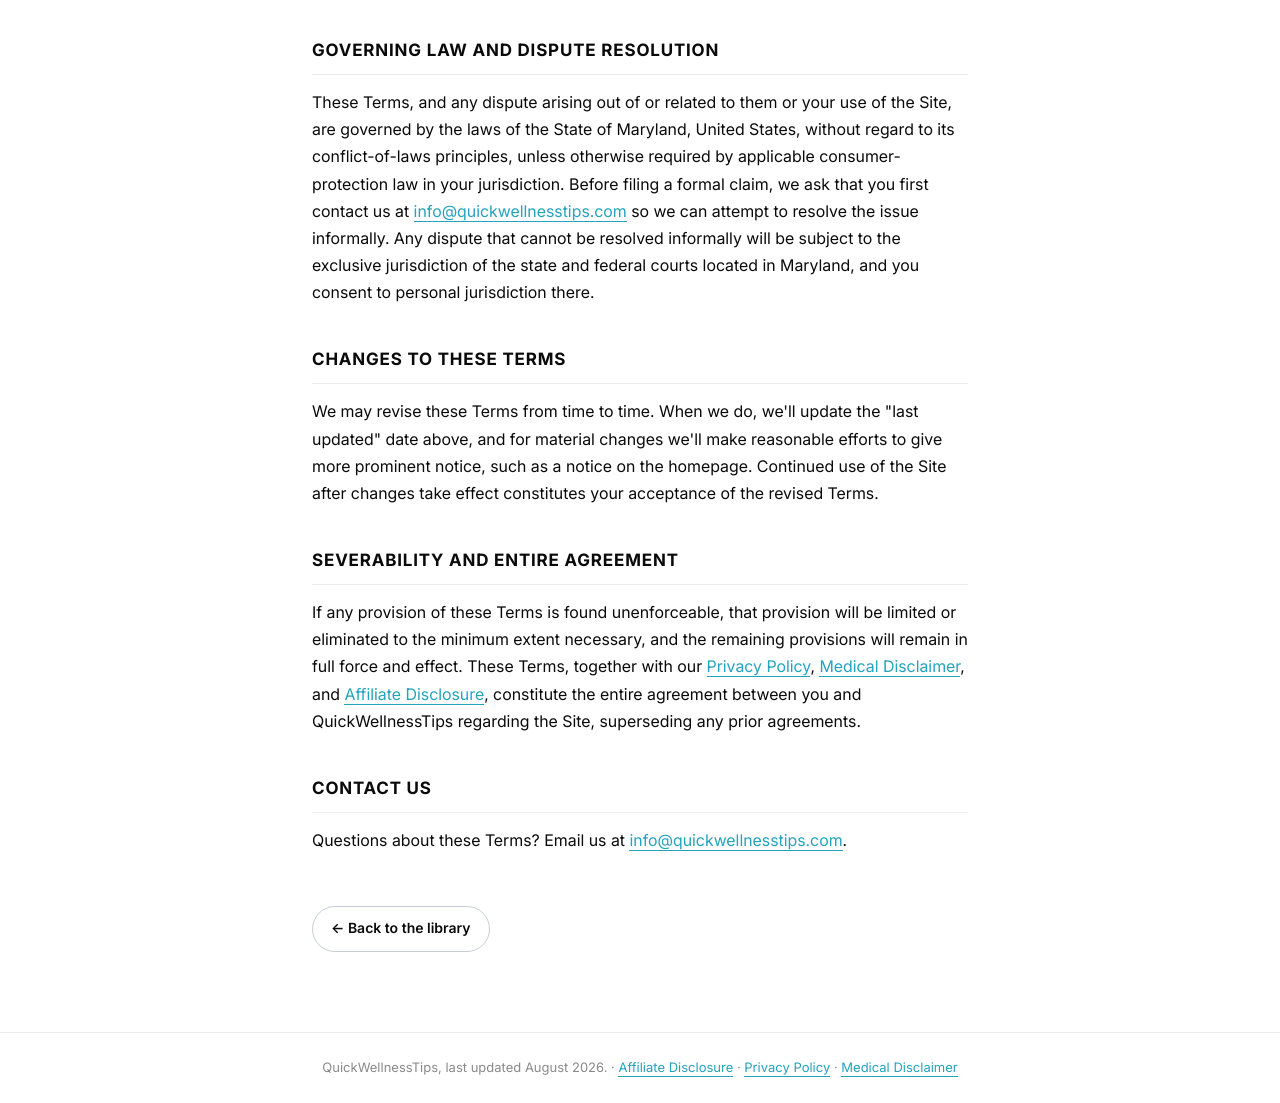
<file: terms.html>
<!DOCTYPE html>
<html lang="en">
<head>
  <meta charset="UTF-8">
  <title>Terms of Service, QuickWellnessTips</title>
  <meta name="viewport" content="width=device-width, initial-scale=1">
  <link rel="preconnect" href="https://fonts.googleapis.com">
  <link rel="preconnect" href="https://fonts.gstatic.com" crossorigin>
  <link href="https://fonts.googleapis.com/css2?family=Inter:wght@400;500;600;700&family=Fraunces:ital,opsz,wght@1,9..144,400&display=swap" rel="stylesheet">
  <style>
    :root {
      --paper: #ffffff;
      --ink: #0a0a0a;
      --ink-soft: #2a2a2a;
      --ink-mid: #5a5a5a;
      --ink-muted: #8a8a8a;
      --rule: #ececec;
      --rule-strong: #c8ccd6;
      --accent: #24A3BE;
      --accent-deep: #1b8499;

      --sans: "Inter", -apple-system, BlinkMacSystemFont, "Helvetica Neue", Arial, sans-serif;
      --serif: "Fraunces", Georgia, "Times New Roman", serif;
    }
    * { box-sizing: border-box; }
    html, body {
      margin: 0; padding: 0; background: var(--paper); color: var(--ink);
      font-family: var(--sans); font-size: 16px; line-height: 1.7;
      -webkit-font-smoothing: antialiased; text-rendering: geometricPrecision;
    }
    a { color: var(--accent); text-decoration: none; border-bottom: 1px solid currentColor; }
    a:hover { color: var(--accent-deep); }
    img { max-width: 100%; height: auto; display: block; }
    .wrap { max-width: 720px; margin: 0 auto; padding: 0 32px; }

    header {
      border-bottom: 1px solid var(--rule);
      padding: 18px 0;
      margin-bottom: 56px;
    }
    header .wrap { display: flex; align-items: center; gap: 12px; }
    header img {
      width: 32px; height: 32px;
      filter: drop-shadow(0 1px 2px rgba(0,0,0,0.08));
    }
    header .name {
      font-family: var(--serif);
      font-size: 17px; font-weight: 600;
      letter-spacing: -0.005em;
    }
    header a { color: inherit; border: 0; }

    main { padding: 0 0 80px; }
    h1 {
      font-family: var(--serif);
      font-size: clamp(28px, 4vw, 40px);
      line-height: 1.1;
      letter-spacing: -0.02em;
      font-weight: 600;
      margin: 0 0 16px 0;
    }
    .lede {
      font-family: var(--serif);
      font-style: italic;
      font-size: 19px;
      line-height: 1.55;
      color: var(--ink-mid);
      margin: 0 0 36px 0;
      max-width: 600px;
    }
    h2 {
      font-family: var(--sans);
      font-size: 17px;
      font-weight: 700;
      letter-spacing: 0.05em;
      text-transform: uppercase;
      color: var(--ink);
      margin: 40px 0 14px;
      padding-bottom: 8px;
      border-bottom: 1px solid var(--rule);
    }
    p { margin: 0 0 16px 0; }
    ul, ol { padding-left: 22px; margin: 0 0 16px 0; }
    li { margin-bottom: 8px; }
    strong { font-weight: 600; color: var(--ink); }
    .toc {
      background: #f7f8fa;
      border: 1px solid var(--rule);
      border-radius: 12px;
      padding: 20px 24px;
      margin: 0 0 36px 0;
    }
    .toc h2 { border: 0; margin: 0 0 10px 0; padding: 0; }
    .toc ol { margin: 0; padding-left: 20px; }
    .toc a { border: 0; }
    .back {
      display: inline-block;
      margin-top: 36px;
      padding: 10px 18px;
      border: 1px solid var(--rule-strong);
      border-radius: 999px;
      font-family: var(--sans);
      font-size: 14px;
      font-weight: 600;
      color: var(--ink);
    }
    .back:hover { border-color: var(--ink); }

    footer {
      padding: 24px 0;
      border-top: 1px solid var(--rule);
      color: var(--ink-muted);
      font-size: 13px;
      text-align: center;
    }
  </style>
</head>
<body>
  <header>
    <div class="wrap">
      <a class="name" href="index.html"><img src="bundle/qwt-logo-200.png" alt="" style="display:none">QuickWellnessTips</a>
    </div>
  </header>

  <main>
    <div class="wrap">
      <h1>Terms of <em style="font-family:var(--serif); font-style:italic; color:var(--accent); font-weight:500;">service</em></h1>
      <p class="lede">The rules for using this Site and buying the e-book library, written as plainly as a legal document can be. Last updated August 2026.</p>

      <div class="toc">
        <h2>On this page</h2>
        <ol>
          <li><a href="#acceptance">Agreement to these terms</a></li>
          <li><a href="#description">Description of the service</a></li>
          <li><a href="#eligibility">Eligibility</a></li>
          <li><a href="#ip">Intellectual property rights</a></li>
          <li><a href="#license">Limited license to use the Site</a></li>
          <li><a href="#conduct">User conduct</a></li>
          <li><a href="#purchases">Purchases and payment</a></li>
          <li><a href="#refunds">Digital goods and refunds</a></li>
          <li><a href="#affiliate">Affiliate links and third-party products</a></li>
          <li><a href="#no-advice">No professional advice</a></li>
          <li><a href="#third-party-links">Third-party links and sites</a></li>
          <li><a href="#warranty">Disclaimer of warranties</a></li>
          <li><a href="#liability">Limitation of liability</a></li>
          <li><a href="#indemnification">Indemnification</a></li>
          <li><a href="#termination">Termination</a></li>
          <li><a href="#law">Governing law and dispute resolution</a></li>
          <li><a href="#changes">Changes to these terms</a></li>
          <li><a href="#severability">Severability and entire agreement</a></li>
          <li><a href="#contact">Contact us</a></li>
        </ol>
      </div>

      <h2 id="acceptance">Agreement to these terms</h2>
      <p>These Terms of Service ("Terms") govern your access to and use of quickwellnesstips.com (the "Site") and any e-books, content, or products offered by QuickWellnessTips ("QuickWellnessTips," "we," "us," "our"). By accessing or using the Site, browsing our content, subscribing to our newsletter, or purchasing our e-book library, you agree to be bound by these Terms. If you do not agree, please do not use the Site. These Terms should be read together with our <a href="privacy.html">Privacy Policy</a>, <a href="disclaimer.html">Medical Disclaimer</a>, and <a href="disclosure.html">Affiliate Disclosure</a>, each of which is incorporated into these Terms by reference.</p>

      <h2 id="description">Description of the service</h2>
      <p>QuickWellnessTips publishes a library of short, practical wellness e-books, sample chapters, and related content, and features third-party products we personally use and recommend through affiliate links. The Site is informational and editorial in nature. We reserve the right to modify, suspend, or discontinue any part of the Site or its content at any time, with or without notice.</p>

      <h2 id="eligibility">Eligibility</h2>
      <p>You must be at least 18 years old, or the age of majority in your jurisdiction, to purchase the e-book library or otherwise enter into a transaction with us. If you are under that age, you may browse publicly available content only with the involvement and consent of a parent or legal guardian.</p>

      <h2 id="ip">Intellectual property rights</h2>
      <p>All content on this Site — including the text, design, layout, graphics, logos, book covers, and the e-books themselves — is owned by QuickWellnessTips or its licensors and is protected by copyright, trademark, and other intellectual property laws. "QuickWellnessTips" and associated logos are trademarks of QuickWellnessTips. Nothing in these Terms grants you any right to use our name, logos, or branding without our prior written permission.</p>

      <h2 id="license">Limited license to use the Site</h2>
      <p>We grant you a limited, non-exclusive, non-transferable, revocable license to access and view the Site, and, once purchased, to download and use the e-book library for your own personal, non-commercial use. You may not reproduce, distribute, publicly display, create derivative works from, sell, resell, rent, lease, sublicense, or otherwise exploit any content from the Site or the e-book library without our prior written consent. You may not remove any copyright, trademark, or other proprietary notice from any content.</p>

      <h2 id="conduct">User conduct</h2>
      <p>When using the Site, you agree not to: scrape, crawl, or harvest content using automated means without our permission; attempt to gain unauthorized access to the Site, its underlying code, or any connected systems; interfere with or disrupt the Site's operation or servers; misuse, manipulate, or attempt to defraud our affiliate or referral links; upload or transmit any harmful code; or use the Site for any unlawful purpose or in violation of these Terms.</p>

      <h2 id="purchases">Purchases and payment</h2>
      <p>The e-book library is sold as a direct digital purchase through our checkout provider, Beacons. When you buy the bundle, you are entering into a purchase agreement with QuickWellnessTips, but the payment transaction itself — including your card details — is processed and handled entirely by Beacons under its own terms and security practices. Prices are shown at the time of purchase and are subject to change at any time; the price you pay is the price displayed at checkout. We reserve the right to correct pricing errors and to refuse or cancel any order we suspect is fraudulent or made in violation of these Terms.</p>

      <h2 id="refunds">Digital goods and refunds</h2>
      <p>Because the e-book library is a digital product delivered instantly upon purchase, all sales are generally final, except where required otherwise by applicable law or by Beacons' own refund policy governing transactions processed on its platform. If you believe you were charged in error or experience a technical problem accessing your purchase, contact us at <a href="mailto:info@quickwellnesstips.com">info@quickwellnesstips.com</a> and we will do our best to make it right.</p>

      <h2 id="affiliate">Affiliate links and third-party products</h2>
      <p>Some links on the Site, including in our Featured section, are affiliate links, meaning we may earn a commission if you make a purchase through them, at no extra cost to you. Products referenced or sold through these links are third-party products; QuickWellnessTips does not manufacture them, and any purchase you make is a separate transaction with that seller, governed by their own terms and policies. See our <a href="disclosure.html">Affiliate Disclosure</a> for full detail.</p>

      <h2 id="no-advice">No professional advice</h2>
      <p>Nothing on the Site, in the e-book library, or in any correspondence with us constitutes medical, legal, financial, or other professional advice. See our <a href="disclaimer.html">Medical Disclaimer</a> for the full detail on the informational nature of our content and the limitations that come with it.</p>

      <h2 id="third-party-links">Third-party links and sites</h2>
      <p>The Site may contain links to third-party websites, including Amazon, TikTok Shop, and our social media pages. We do not control and are not responsible for the content, policies, or practices of any third-party site. Your use of any third-party site is governed by that site's own terms and policies.</p>

      <h2 id="warranty">Disclaimer of warranties</h2>
      <p>The Site and all content and products referenced on it are provided on an "as is" and "as available" basis, without warranties of any kind, whether express, implied, or statutory, including implied warranties of merchantability, fitness for a particular purpose, title, and non-infringement. We do not warrant that the Site will be uninterrupted, secure, or error-free, or that any defects will be corrected.</p>

      <h2 id="liability">Limitation of liability</h2>
      <p>To the fullest extent permitted by applicable law, QuickWellnessTips and its owner, employees, and contributors will not be liable for any indirect, incidental, special, consequential, exemplary, or punitive damages, or for any loss of profits, revenue, data, or goodwill, arising out of or related to your use of the Site, the e-book library, or any product referenced on the Site, whether based in contract, tort, statute, or otherwise, even if advised of the possibility of such damages. To the extent any liability cannot be excluded under applicable law, our total liability to you for any claim arising from these Terms or your use of the Site will not exceed the amount you paid us, if any, in the twelve months preceding the claim.</p>

      <h2 id="indemnification">Indemnification</h2>
      <p>You agree to defend, indemnify, and hold harmless QuickWellnessTips, its owner, employees, and contributors from any claim, liability, damage, loss, or expense, including reasonable attorneys' fees, arising out of or related to your violation of these Terms, your misuse of the Site or the e-book library, or your violation of any law or the rights of a third party.</p>

      <h2 id="termination">Termination</h2>
      <p>We may suspend or terminate your access to the Site at any time, with or without notice, for conduct that we believe violates these Terms or is otherwise harmful to other users, us, or third parties. Provisions of these Terms that by their nature should survive termination — including intellectual property rights, disclaimers, limitations of liability, and indemnification — will survive.</p>

      <h2 id="law">Governing law and dispute resolution</h2>
      <p>These Terms, and any dispute arising out of or related to them or your use of the Site, are governed by the laws of the State of Maryland, United States, without regard to its conflict-of-laws principles, unless otherwise required by applicable consumer-protection law in your jurisdiction. Before filing a formal claim, we ask that you first contact us at <a href="mailto:info@quickwellnesstips.com">info@quickwellnesstips.com</a> so we can attempt to resolve the issue informally. Any dispute that cannot be resolved informally will be subject to the exclusive jurisdiction of the state and federal courts located in Maryland, and you consent to personal jurisdiction there.</p>

      <h2 id="changes">Changes to these terms</h2>
      <p>We may revise these Terms from time to time. When we do, we'll update the "last updated" date above, and for material changes we'll make reasonable efforts to give more prominent notice, such as a notice on the homepage. Continued use of the Site after changes take effect constitutes your acceptance of the revised Terms.</p>

      <h2 id="severability">Severability and entire agreement</h2>
      <p>If any provision of these Terms is found unenforceable, that provision will be limited or eliminated to the minimum extent necessary, and the remaining provisions will remain in full force and effect. These Terms, together with our <a href="privacy.html">Privacy Policy</a>, <a href="disclaimer.html">Medical Disclaimer</a>, and <a href="disclosure.html">Affiliate Disclosure</a>, constitute the entire agreement between you and QuickWellnessTips regarding the Site, superseding any prior agreements.</p>

      <h2 id="contact">Contact us</h2>
      <p>Questions about these Terms? Email us at <a href="mailto:info@quickwellnesstips.com">info@quickwellnesstips.com</a>.</p>

      <a class="back" href="index.html">&larr; Back to the library</a>
    </div>
  </main>

  <footer>
    QuickWellnessTips, last updated August 2026. &middot;
    <a href="disclosure.html">Affiliate Disclosure</a> &middot;
    <a href="privacy.html">Privacy Policy</a> &middot;
    <a href="disclaimer.html">Medical Disclaimer</a>
  </footer>
</body>
</html>
</file>
